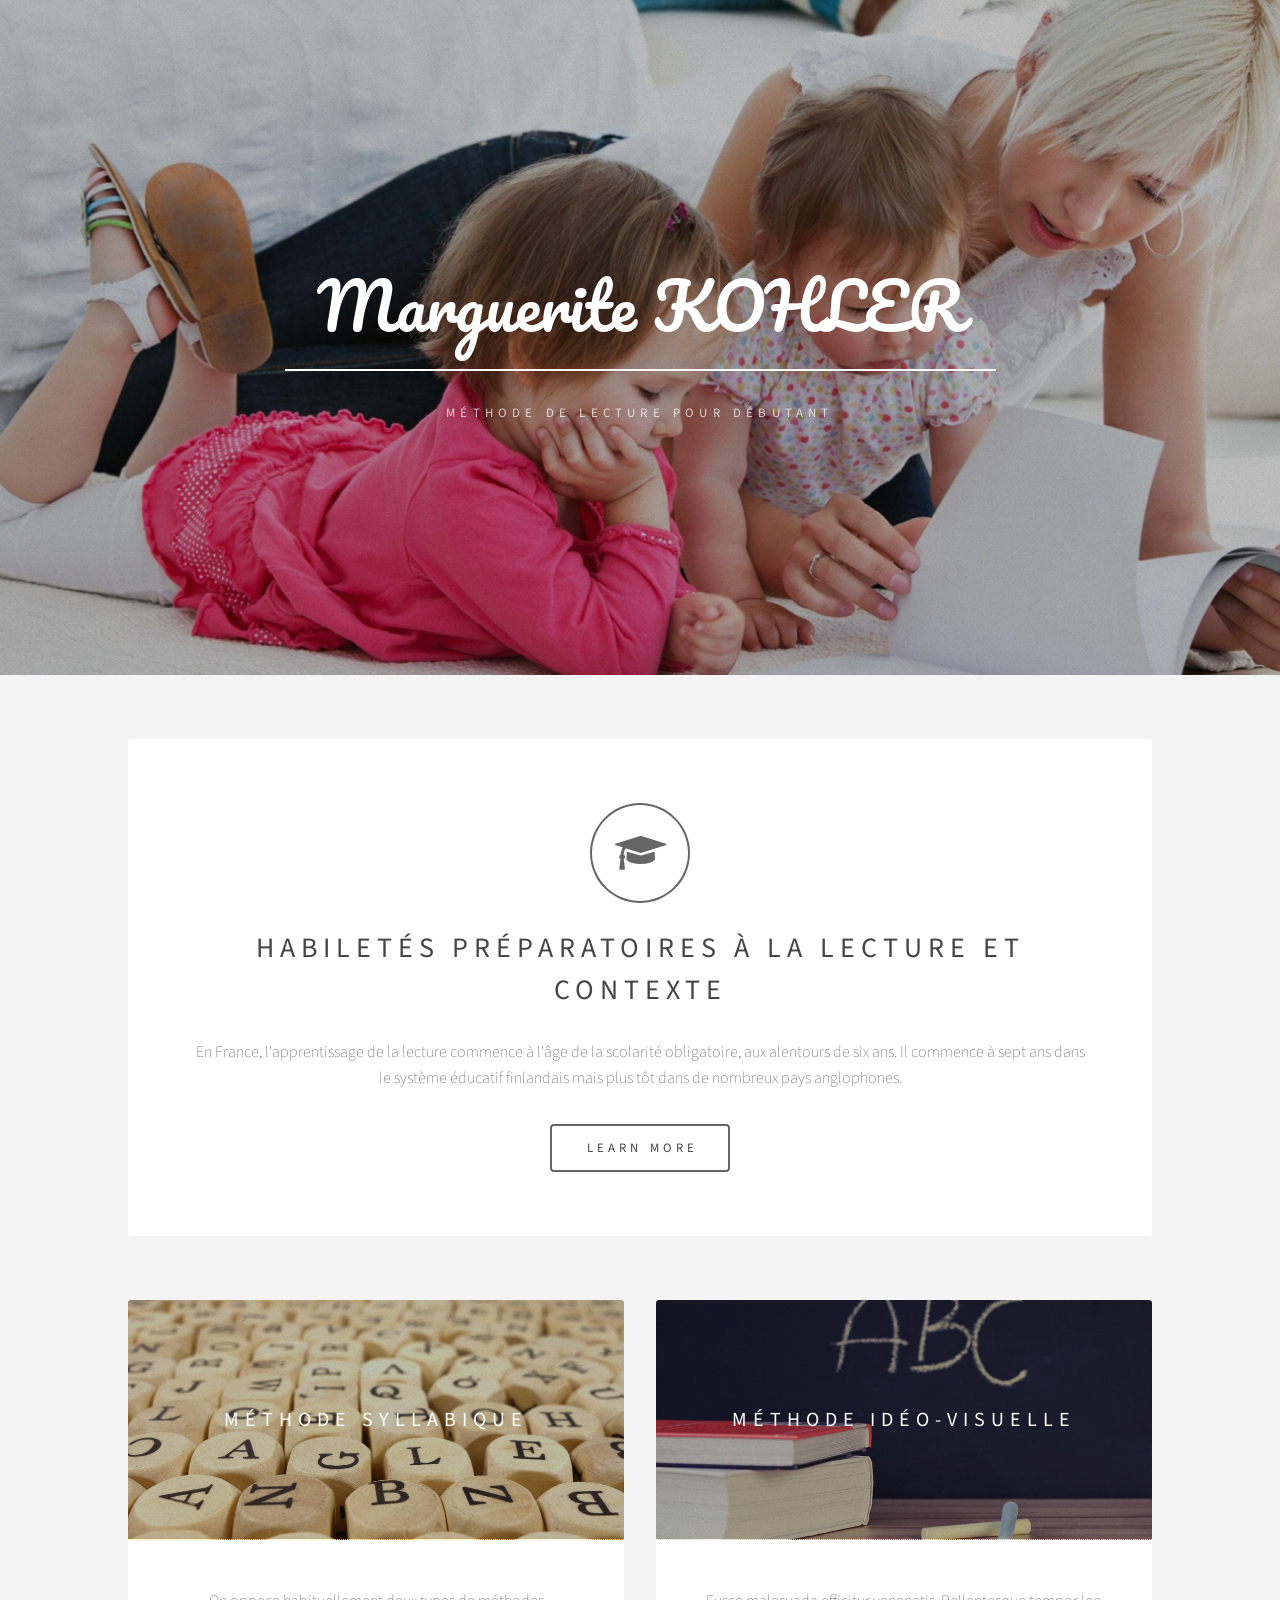
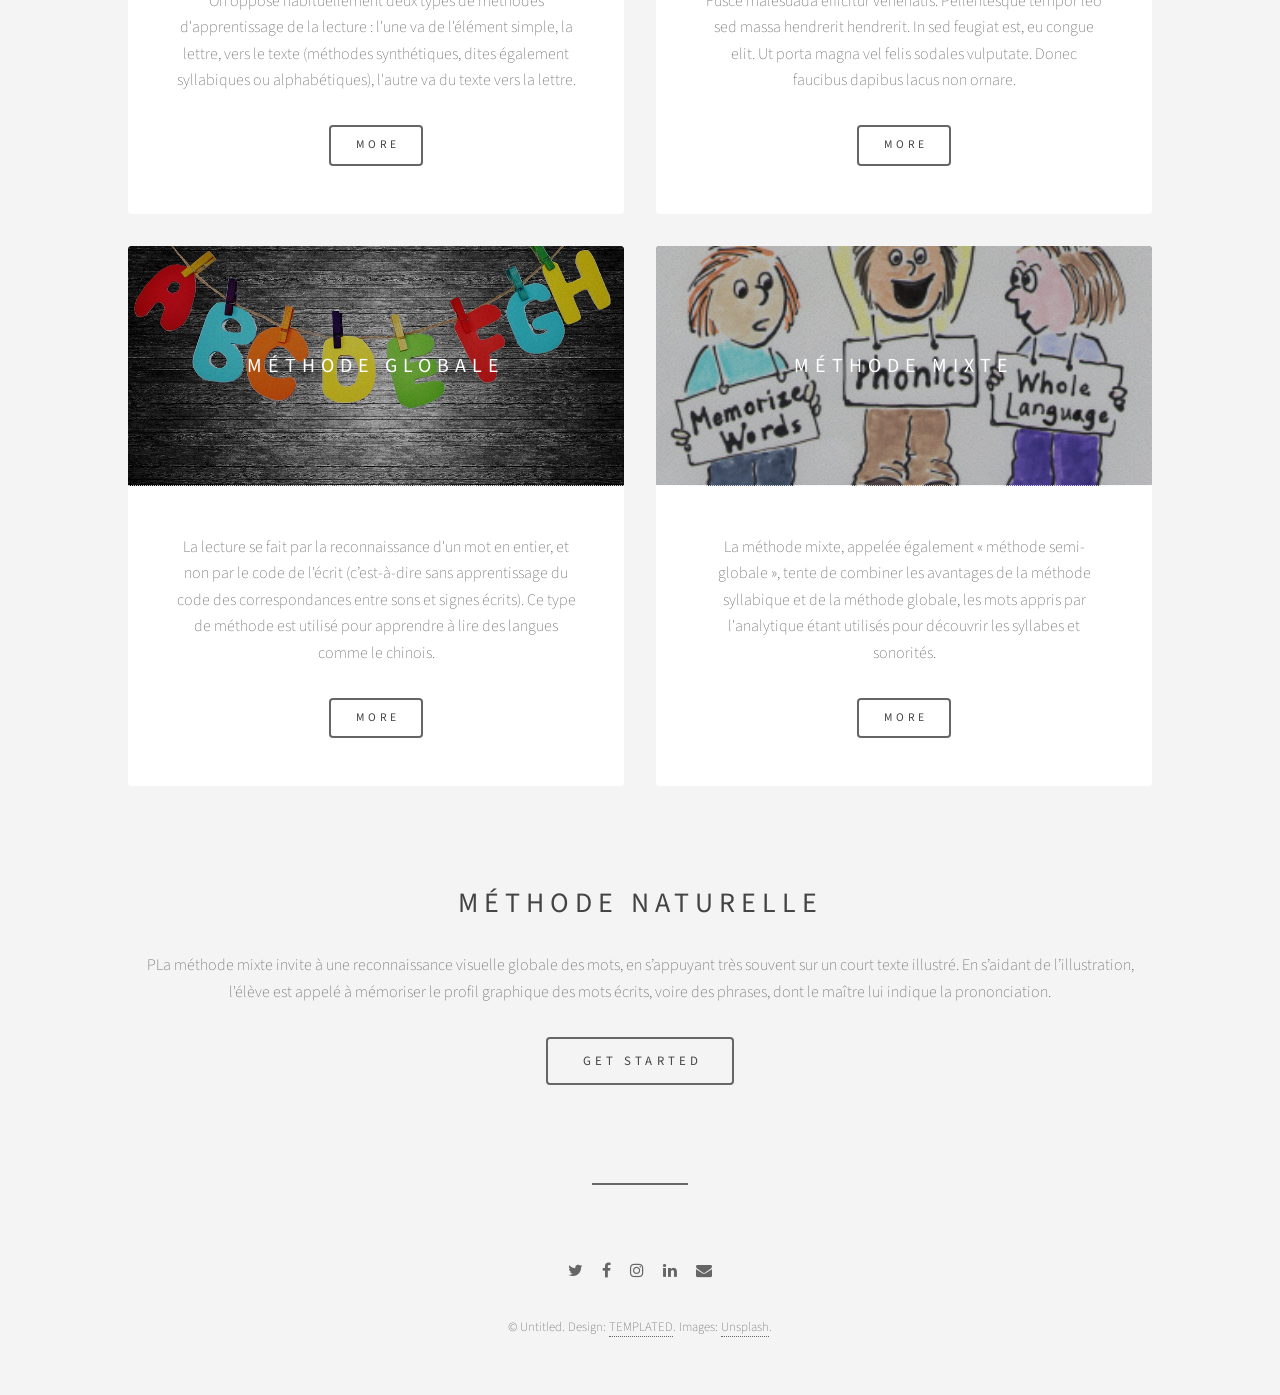
<file: templates/epilogue/index.html>
<!DOCTYPE HTML>
<!--
	Epilogue by TEMPLATED
	templated.co @templatedco
	Released for free under the Creative Commons Attribution 3.0 license (templated.co/license)
-->
<html>
	<head>
		<title>Epilogue by TEMPLATED</title>
		<meta charset="utf-8" />
		<meta name="viewport" content="width=device-width, initial-scale=1" />
		<link rel="stylesheet" href="assets/css/main.css" />
	</head>
	<body>

		<!-- Header -->
			<header id="header" class="alt">
				<div class="inner">
					<h1>Marguerite KOHLER</h1>
					<p>Méthode de lecture pour débutant</a></p>
				</div>
			</header>

		<!-- Wrapper -->
			<div id="wrapper">

				<!-- Banner -->
					<section id="intro" class="main">
						<!-- <span class="icon fa-diamond major"></span> -->
						<span class="icon fa-graduation-cap major"></span>
						<h2>Habiletés préparatoires à la lecture et contexte</h2>
						<p>En France, l'apprentissage de la lecture commence à l'âge de la scolarité obligatoire, aux alentours de six ans. Il commence à sept ans dans le système éducatif finlandais mais plus tôt dans de nombreux pays anglophones.</p>
						<ul class="actions">
							<li><a href="#" class="button big">Learn More</a></li>
						</ul>
					</section>

				<!-- Items -->
					<section class="main items">
						<article class="item">
							<header>
								<a href="#"><img src="../images/wood-cube-473703_1920.jpg" alt="" /></a>
								<h3>Méthode syllabique</h3>
							</header>
							<p>On oppose habituellement deux types de méthodes d'apprentissage de la lecture : l'une va de l'élément simple, la lettre, vers le texte (méthodes synthétiques, dites également syllabiques ou alphabétiques), l'autre va du texte vers la lettre.</p>
							<ul class="actions">
								<li><a href="#" class="button">More</a></li>
							</ul>
						</article>
						<article class="item">
							<header>
								<a href="#"><img src="../images/school-926213_960_720.jpg" alt="" /></a>
								<h3>Méthode idéo-visuelle</h3>
							</header>
							<p>Fusce malesuada efficitur venenatis. Pellentesque tempor leo sed massa hendrerit hendrerit. In sed feugiat est, eu congue elit. Ut porta magna vel felis sodales vulputate. Donec faucibus dapibus lacus non ornare.</p>
							<ul class="actions">
								<li><a href="#" class="button">More</a></li>
							</ul>
						</article>
						<article class="item">
							<header>
								<a href="#"><img src="../images/alphabet-1015947_960_720.jpg" alt="" /></a>
								<h3>Méthode globale</h3>
							</header>
							<p>La lecture se fait par la reconnaissance d'un mot en entier, et non par le code de l'écrit (c’est-à-dire sans apprentissage du code des correspondances entre sons et signes écrits). Ce type de méthode est utilisé pour apprendre à lire des langues comme le chinois.</p>
							<ul class="actions">
								<li><a href="#" class="button">More</a></li>
							</ul>
						</article>
						<article class="item">
							<header>
								<a href="#"><img src="../images/6EfZT336f62EI5U2.jpg" alt="" /></a>
								<h3>Méthode mixte</h3>
							</header>
							<p>La méthode mixte, appelée également « méthode semi-globale », tente de combiner les avantages de la méthode syllabique et de la méthode globale, les mots appris par l'analytique étant utilisés pour découvrir les syllabes et sonorités.</p>
							<ul class="actions">
								<li><a href="#" class="button">More</a></li>
							</ul>
						</article>
					</section>

				<!-- CTA -->
					<section id="cta" class="main special">
						<h2>Méthode naturelle</h2>
						<p>PLa méthode mixte invite à une reconnaissance visuelle globale des mots, en s’appuyant très souvent sur un court texte illustré. En s’aidant de l’illustration, l'élève est appelé à mémoriser le profil graphique des mots écrits, voire des phrases, dont le maître lui indique la prononciation.</p>
						<ul class="actions">
							<li><a href="#" class="button big">Get Started</a></li>
						</ul>
					</section>

				<!-- Main -->
				<!--
					<section id="main" class="main">
						<header>
							<h2>Lorem ipsum dolor</h2>
						</header>
						<p>Fusce malesuada efficitur venenatis. Pellentesque tempor leo sed massa hendrerit hendrerit. In sed feugiat est, eu congue elit. Ut porta magna vel felis sodales vulputate. Donec faucibus dapibus lacus non ornare. Etiam eget neque id metus gravida tristique ac quis erat. Aenean quis aliquet sem. Ut ut elementum sem. Suspendisse eleifend ut est non dapibus. Nulla porta, neque quis pretium sagittis, tortor lacus elementum metus, in imperdiet ante lorem vitae ipsum. Pellentesque habitant morbi tristique senectus et netus et malesuada fames ac turpis egestas. Etiam eget neque id metus gravida tristique ac quis erat. Aenean quis aliquet sem. Ut ut elementum sem. Suspendisse eleifend ut est non dapibus. Nulla porta, neque quis pretium sagittis, tortor lacus elementum metus, in imperdiet ante lorem vitae ipsum. Pellentesque habitant morbi tristique senectus et netus et malesuada fames ac turpis egestas.</p>
					</section>
				-->

				<!-- Footer -->
					<footer id="footer">
						<ul class="icons">
							<li><a href="#" class="icon fa-twitter"><span class="label">Twitter</span></a></li>
							<li><a href="#" class="icon fa-facebook"><span class="label">Facebook</span></a></li>
							<li><a href="#" class="icon fa-instagram"><span class="label">Instagram</span></a></li>
							<li><a href="#" class="icon fa-linkedin"><span class="label">LinkedIn</span></a></li>
							<li><a href="#" class="icon fa-envelope"><span class="label">Email</span></a></li>
						</ul>
						<p class="copyright">&copy; Untitled. Design: <a href="https://templated.co">TEMPLATED</a>. Images: <a href="https://unsplash.com">Unsplash</a>.</p>
					</footer>

			</div>

		<!-- Scripts -->
			<script src="assets/js/jquery.min.js"></script>
			<script src="assets/js/skel.min.js"></script>
			<script src="assets/js/util.js"></script>
			<script src="assets/js/main.js"></script>

	</body>
</html>
</file>
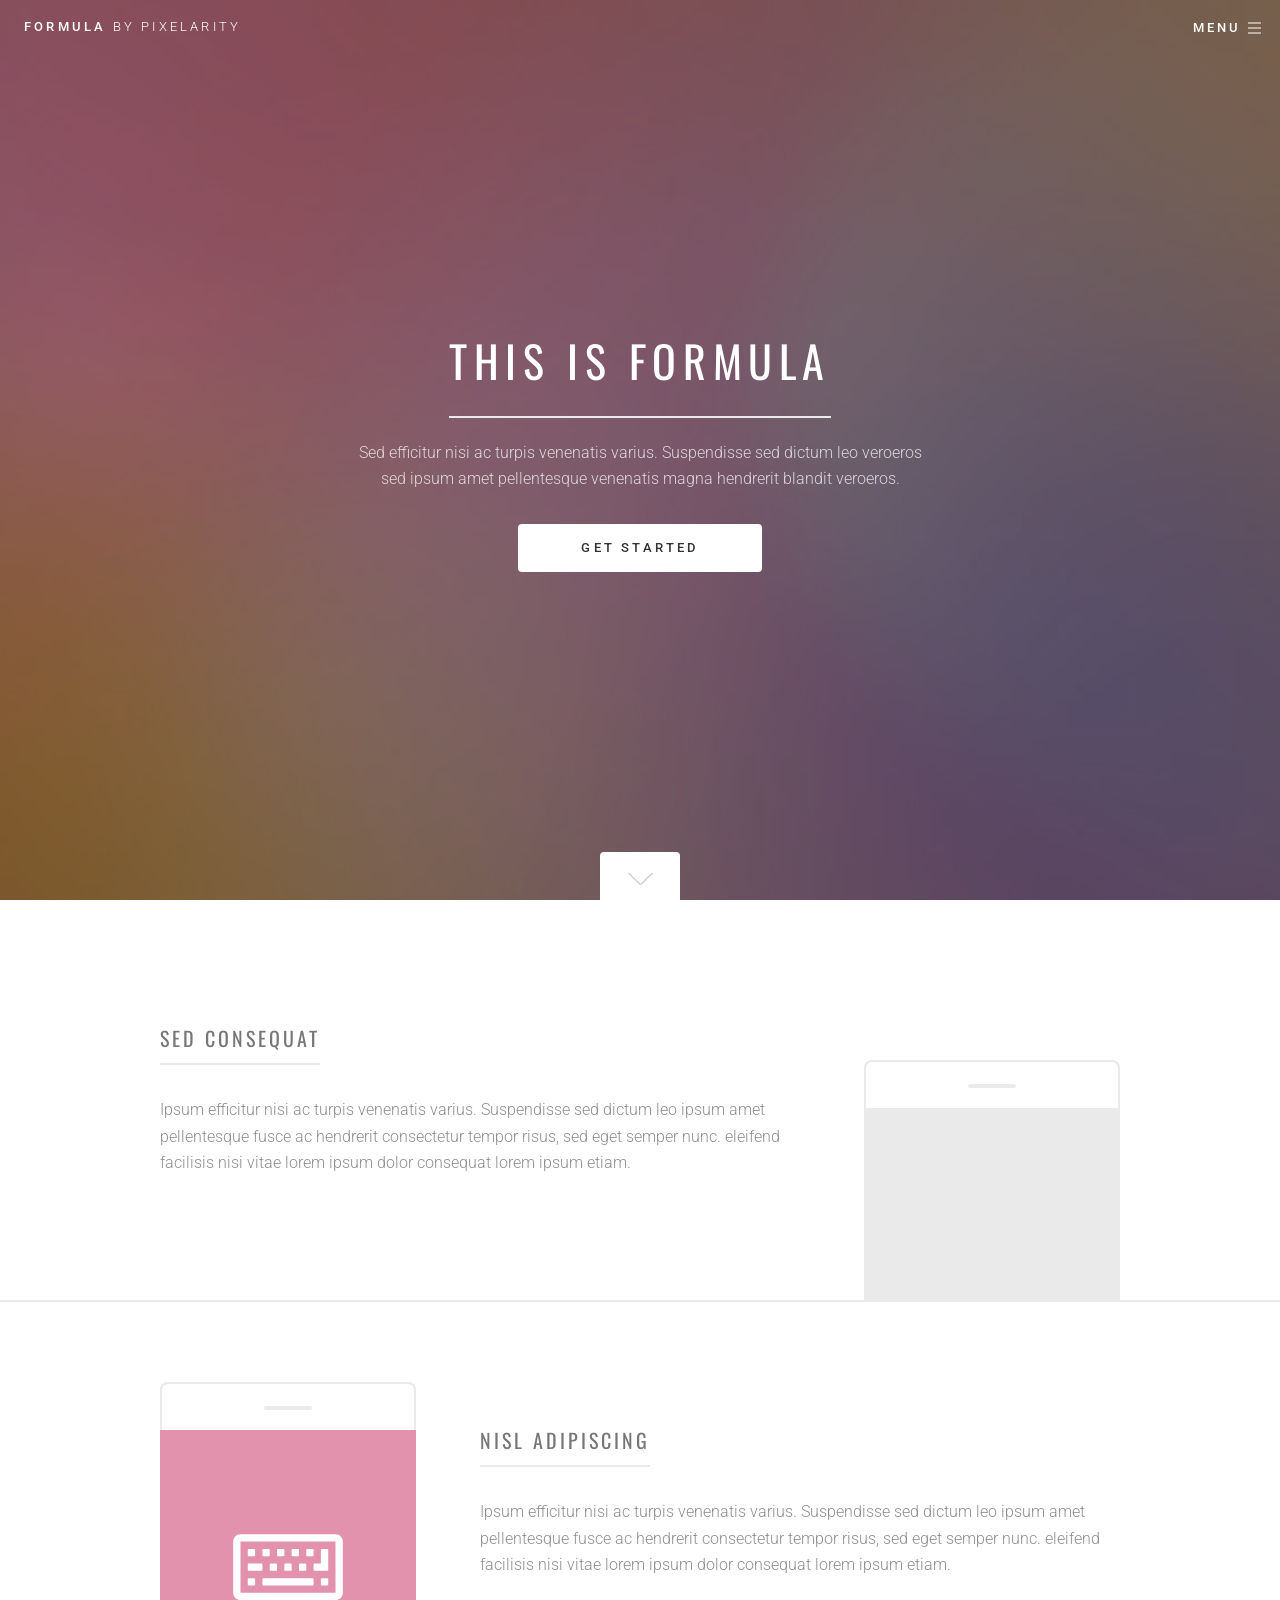
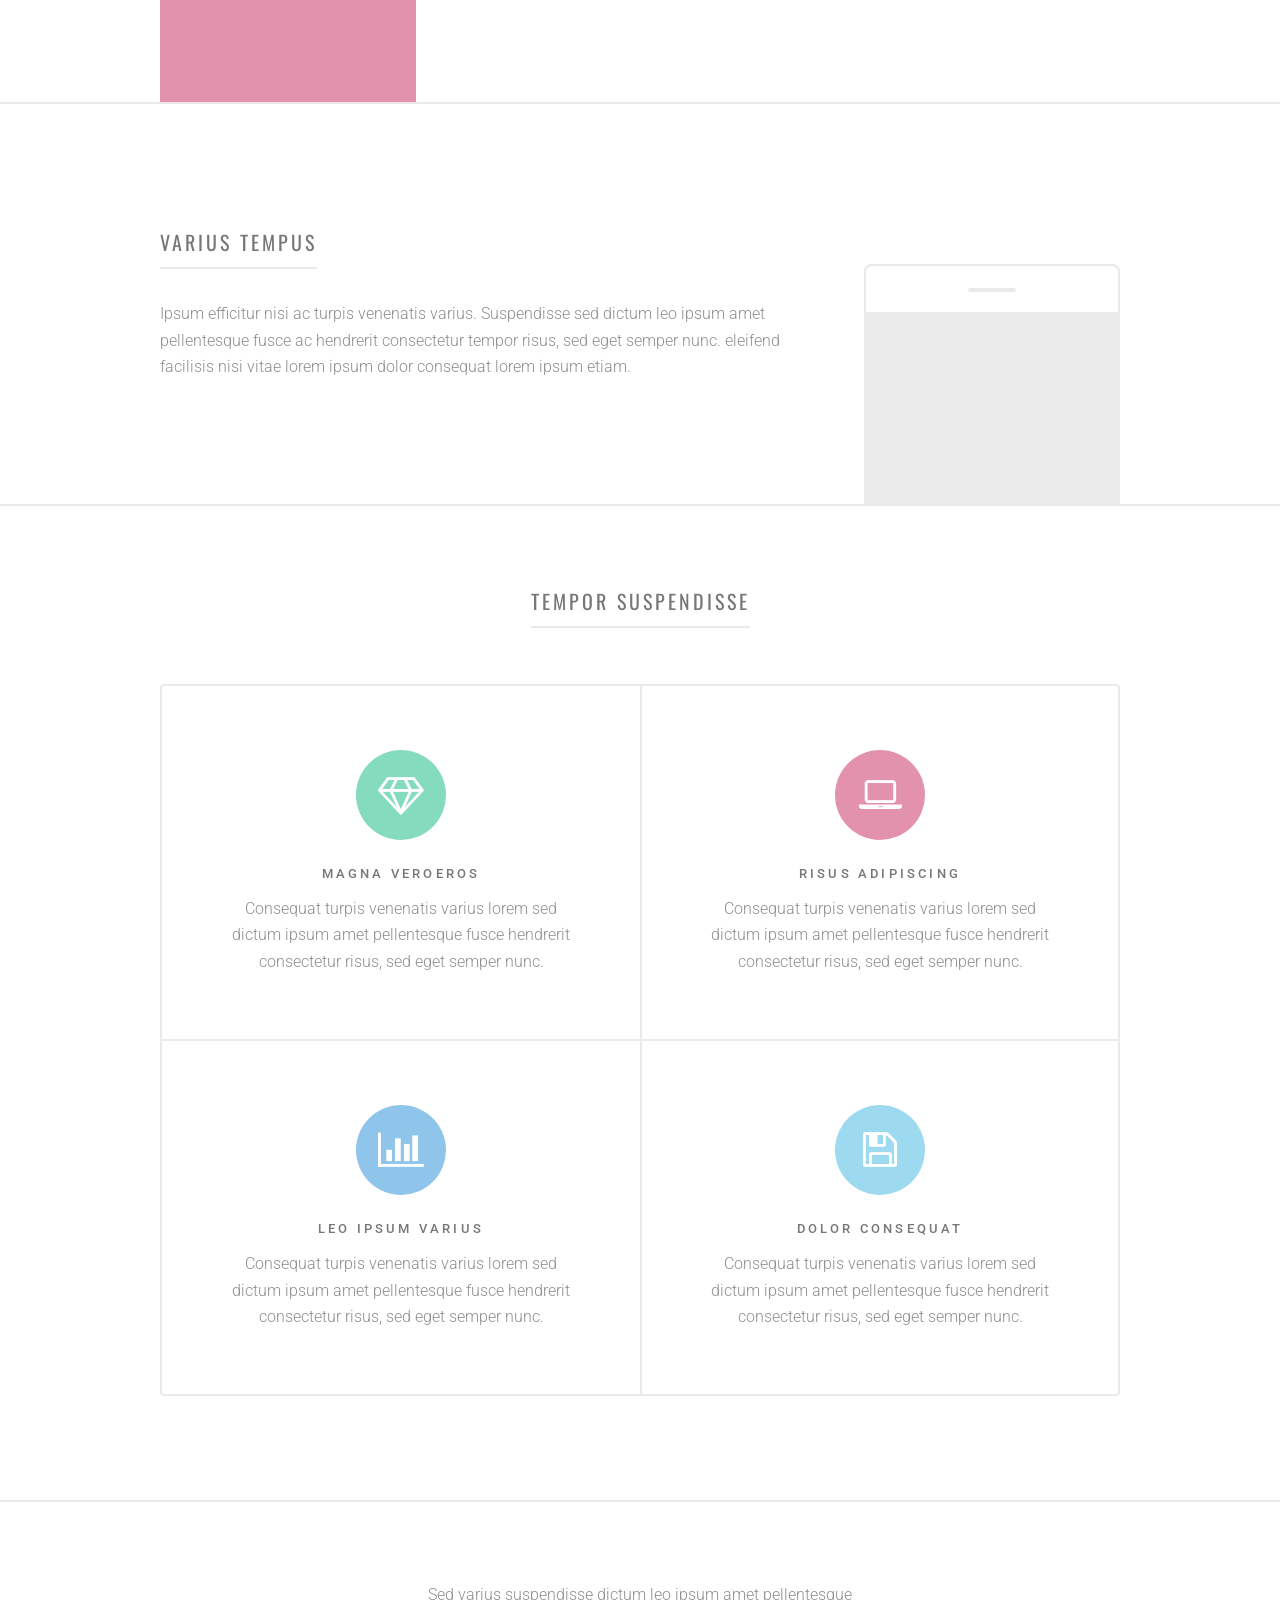
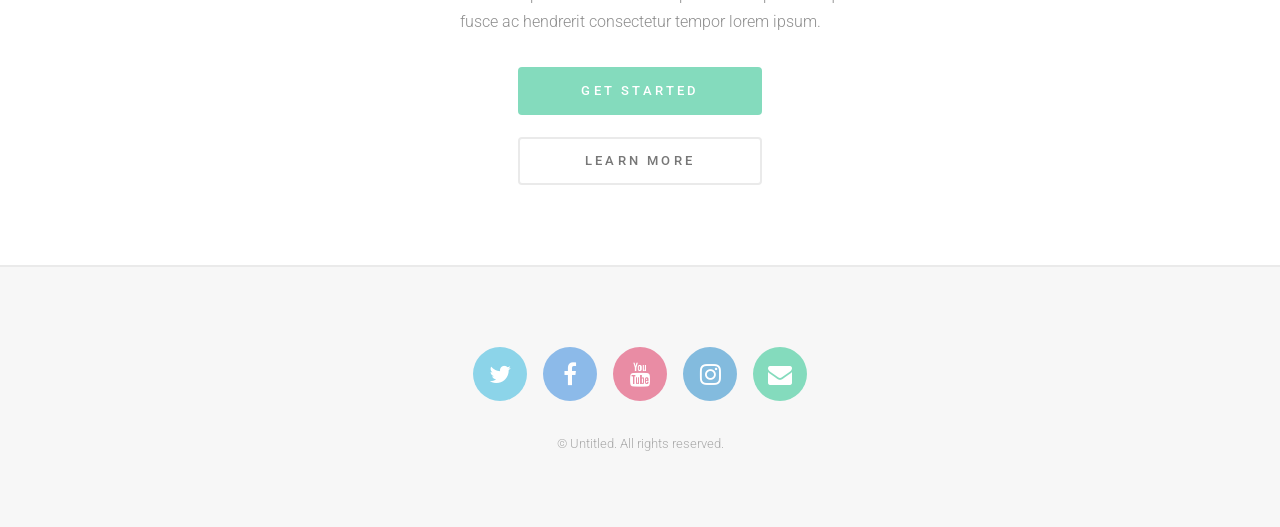
<file: templates/formula/green/index.html>
<!DOCTYPE HTML>
<!--
	Formula by Pixelarity
	pixelarity.com | hello@pixelarity.com
	License: pixelarity.com/license
-->
<html>
	<head>
		<title>Untitled</title>
		<meta charset="utf-8" />
		<meta name="viewport" content="width=device-width, initial-scale=1" />
		<!--[if lte IE 8]><script src="assets/js/ie/html5shiv.js"></script><![endif]-->
		<link rel="stylesheet" href="assets/css/main.css" />
		<!--[if lte IE 9]><link rel="stylesheet" href="assets/css/ie9.css" /><![endif]-->
		<!--[if lte IE 8]><link rel="stylesheet" href="assets/css/ie8.css" /><![endif]-->
	</head>
	<body>

		<!-- Page Wrapper -->
			<div id="page-wrapper">

				<!-- Header -->
					<header id="header">
						<a href="index.html" class="logo">Formula <span>by Pixelarity</span></a>
						<nav>
							<ul>
								<li><a href="#menu">Menu</a></li>
							</ul>
						</nav>
					</header>

				<!-- Menu -->
					<nav id="menu">
						<ul class="links">
							<li><a href="index.html">Home</a></li>
							<li><a href="generic.html">Generic</a></li>
							<li><a href="elements.html">Elements</a></li>
						</ul>
						<ul class="actions vertical">
							<li><a href="#" class="button special fit">Sign Up</a></li>
							<li><a href="#" class="button fit">Log In</a></li>
						</ul>
					</nav>

				<!-- Banner -->
				<!--
					Note: If you'd like to use a video as your banner background, set the "data-video" attribute below
					to the full filename of your video, but *exclude* the file extension. The template will automatically
					generate a multi-format* <video> tag on platforms that support background videos, and simply skip the
					step on those that don't (falling back on whatever you've set as the background image).

					* Your video must be offered in both .mp4 and .webm formats to work everywhere.
				-->
					<section id="banner" data-video="images/banner">
						<div class="inner">
							<header>
								<h1>This is Formula</h1>
								<p>Sed efficitur nisi ac turpis venenatis varius. Suspendisse sed dictum leo veroeros<br />
								sed ipsum amet pellentesque venenatis magna hendrerit blandit veroeros.</p>
							</header>
							<ul class="actions">
								<li><a href="#" class="button special big">Get Started</a></li>
							</ul>
						</div>
						<a href="#one" class="more">Learn More</a>
					</section>

				<!-- Wrapper -->
					<div id="wrapper">

						<!-- One -->
							<section id="one" class="main">
								<div class="inner spotlight style1">
									<div class="content">
										<header>
											<h2>Sed Consequat</h2>
										</header>
										<p>Ipsum efficitur nisi ac turpis venenatis varius. Suspendisse sed dictum leo ipsum amet pellentesque fusce ac hendrerit consectetur tempor risus, sed eget semper nunc. eleifend facilisis nisi vitae lorem ipsum dolor consequat lorem ipsum etiam.</p>
									</div>
									<!--
										Note: You can replace the image below with a JPEG or PNG. Just make sure it's exactly
										320x340 or at least the same aspect ratio (16:17).
									-->
									<span class="image"><img src="images/pic01.svg" alt="" /></span>
								</div>
							</section>

						<!-- Two -->
							<section id="two" class="main">
								<div class="inner spotlight alt style2">
									<div class="content">
										<header>
											<h2>Nisl Adipiscing</h2>
										</header>
										<p>Ipsum efficitur nisi ac turpis venenatis varius. Suspendisse sed dictum leo ipsum amet pellentesque fusce ac hendrerit consectetur tempor risus, sed eget semper nunc. eleifend facilisis nisi vitae lorem ipsum dolor consequat lorem ipsum etiam.</p>
									</div>
									<!--
										Note: You can replace the image below with a JPEG or PNG. Just make sure it's exactly
										320x340 or at least the same aspect ratio (16:17).
									-->
									<span class="image"><img src="images/pic02.svg" alt="" /></span>
								</div>
							</section>

						<!-- Three -->
							<section id="three" class="main">
								<div class="inner spotlight style3">
									<div class="content">
										<header>
											<h2>Varius Tempus</h2>
										</header>
										<p>Ipsum efficitur nisi ac turpis venenatis varius. Suspendisse sed dictum leo ipsum amet pellentesque fusce ac hendrerit consectetur tempor risus, sed eget semper nunc. eleifend facilisis nisi vitae lorem ipsum dolor consequat lorem ipsum etiam.</p>
									</div>
									<!--
										Note: You can replace the image below with a JPEG or PNG. Just make sure it's exactly
										320x340 or at least the same aspect ratio (16:17).
									-->
									<span class="image"><img src="images/pic03.svg" alt="" /></span>
								</div>
							</section>

						<!-- Four -->
							<section id="four" class="main special">
								<div class="inner">
									<header>
										<h2>Tempor Suspendisse</h2>
									</header>
									<div class="features">
										<section>
											<span class="icon major fa-diamond style1"></span>
											<h3>Magna Veroeros</h3>
											<p>Consequat turpis venenatis varius lorem sed dictum ipsum amet pellentesque fusce hendrerit consectetur risus, sed eget semper nunc.</p>
										</section>
										<section>
											<span class="icon major fa-laptop style2"></span>
											<h3>Risus Adipiscing</h3>
											<p>Consequat turpis venenatis varius lorem sed dictum ipsum amet pellentesque fusce hendrerit consectetur risus, sed eget semper nunc.</p>
										</section>
										<section>
											<span class="icon major fa-bar-chart style3"></span>
											<h3>Leo Ipsum Varius</h3>
											<p>Consequat turpis venenatis varius lorem sed dictum ipsum amet pellentesque fusce hendrerit consectetur risus, sed eget semper nunc.</p>
										</section>
										<section>
											<span class="icon major fa-save style4"></span>
											<h3>Dolor Consequat</h3>
											<p>Consequat turpis venenatis varius lorem sed dictum ipsum amet pellentesque fusce hendrerit consectetur risus, sed eget semper nunc.</p>
										</section>
									</div>
								</div>
							</section>

						<!-- CTA -->
							<section id="cta" class="main special">
								<div class="inner">
									<p>Sed varius suspendisse dictum leo ipsum amet pellentesque<br />
									fusce ac hendrerit consectetur tempor lorem ipsum.</p>
									<ul class="actions vertical">
										<li><a href="#" class="button special big">Get Started</a></li>
										<li><a href="#" class="button big">Learn More</a></li>
									</ul>
								</div>
							</section>

					</div>

				<!-- Footer -->
					<footer id="footer">
						<div class="inner">
							<ul class="icons">
								<li><a href="#" class="icon alt fa-twitter"><span class="label">Twitter</span></a></li>
								<li><a href="#" class="icon alt fa-facebook"><span class="label">Facebook</span></a></li>
								<li><a href="#" class="icon alt fa-youtube"><span class="label">YouTube</span></a></li>
								<li><a href="#" class="icon alt fa-instagram"><span class="label">Instagram</span></a></li>
								<li><a href="#" class="icon alt fa-envelope"><span class="label">Email</span></a></li>
							</ul>
						</div>
						<p class="copyright">&copy; Untitled. All rights reserved.</p>
					</footer>

			</div>

		<!-- Scripts -->
			<script src="assets/js/jquery.min.js"></script>
			<script src="assets/js/jquery.scrolly.min.js"></script>
			<script src="assets/js/jquery.scrollex.min.js"></script>
			<script src="assets/js/skel.min.js"></script>
			<script src="assets/js/util.js"></script>
			<!--[if lte IE 8]><script src="assets/js/ie/respond.min.js"></script><![endif]-->
			<script src="assets/js/main.js"></script>

	</body>
</html>
</file>
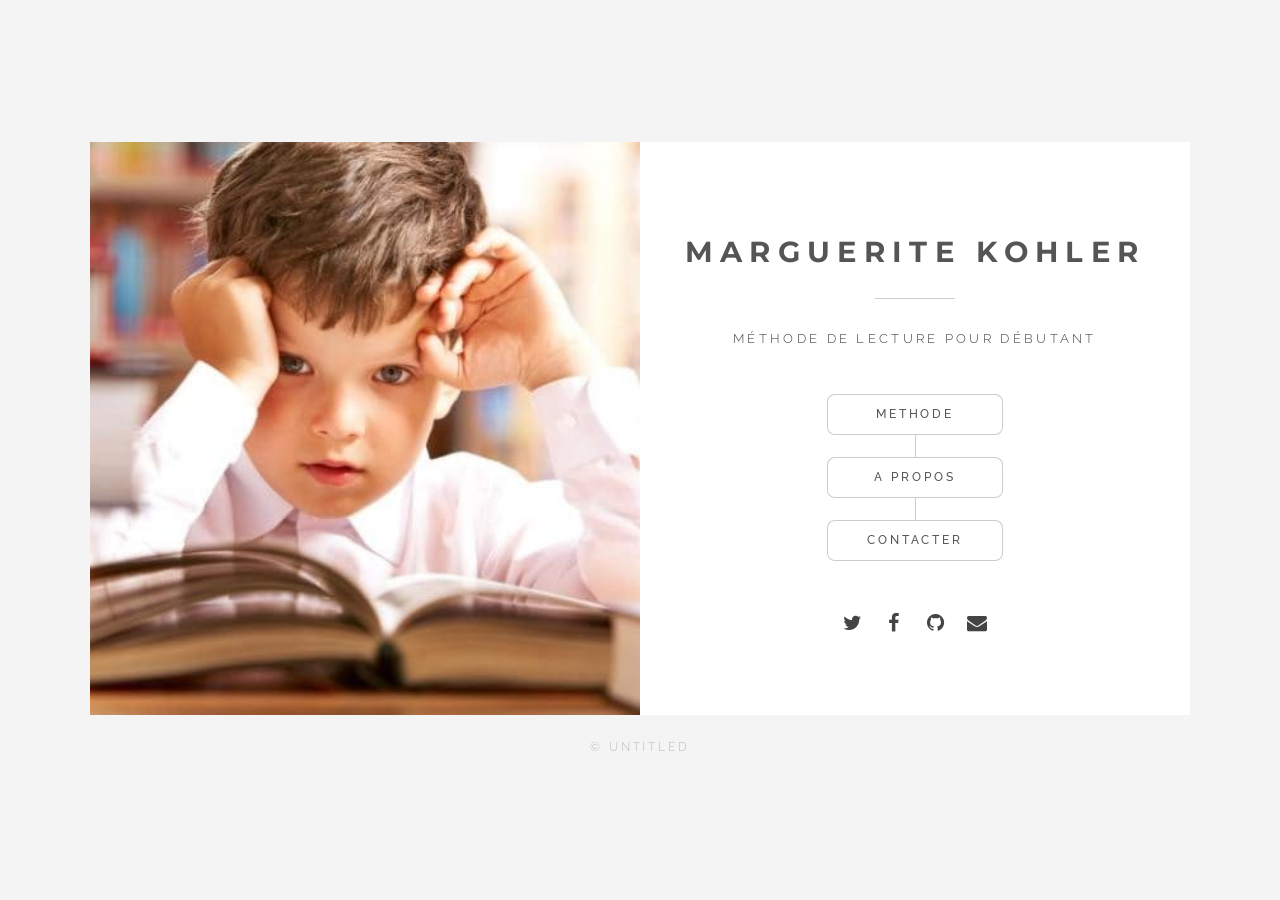
<file: templates/indivisible/cyan/index.html>
<!DOCTYPE HTML>
<!--
	Indivisible by Pixelarity
	pixelarity.com | hello@pixelarity.com
	License: pixelarity.com/license
-->
<html>
	<head>
		<title>Untitled</title>
		<meta charset="utf-8" />
		<meta name="viewport" content="width=device-width, initial-scale=1, user-scalable=no" />
		<!--[if lte IE 8]><script src="assets/js/ie/html5shiv.js"></script><![endif]-->
		<link rel="stylesheet" href="assets/css/main.css" />
		<noscript><link rel="stylesheet" href="assets/css/noscript.css" /></noscript>
		<!--[if lte IE 9]><link rel="stylesheet" href="assets/css/ie9.css" /><![endif]-->
		<!--[if lte IE 8]><link rel="stylesheet" href="assets/css/ie8.css" /><![endif]-->
	</head>
	<body class="is-loading-0 is-loading-1">

		<!-- Wrapper -->
			<div id="wrapper">

				<!-- Home -->
					<article id="home" class="panel special">
						<div class="image">
							<!-- <img src="images/pic01.jpg" alt="" data-position="center center" /> -->
							<img src="../../images/6EfZT336f62EI5U.jpg" alt="" data-position="center center" />
						</div>
						<div class="content">
							<div class="inner">
								<header>
									<h1>Marguerite KOHLER</h1>
									<p>Méthode de lecture pour débutant</p>
								</header>
								<nav id="nav">
									<ul class="actions vertical special spinY">
										<li><a href="#work" class="button">Methode</a></li>
										<li><a href="#about" class="button">A propos</a></li>
										<li><a href="#contact" class="button">Contacter</a></li>
										<!--<li><a href="#elements" class="button">Elements</a></li>-->
									</ul>
								</nav>
								<ul class="icons">
									<li><a href="#" class="icon fa-twitter"><span class="label">Twitter</span></a></li>
									<li><a href="#" class="icon fa-facebook"><span class="label">Facebook</span></a></li>
									<li><a href="#" class="icon fa-github"><span class="label">GitHub</span></a></li>
									<li><a href="#" class="icon fa-envelope"><span class="label">Email</span></a></li>
								</ul>
							</div>
						</div>
					</article>

				<!-- Work -->
					<article id="work" class="panel secondary">
						<div class="image">
							<img src="../../images/image-20160315-17748-1gvmrlz.jpg" alt="" data-position="center center" />
						</div>
						<div class="content">
							<ul class="actions spinX">
								<li><a href="#home" class="button small back">Retour</a></li>
							</ul>
							<div class="inner">
								<header>
									<h2>Méthodes</h2>
									<p>En France, l'apprentissage de la lecture commence à l'âge de la scolarité obligatoire aux alentours de six ans.</p>
								</header>
								<p>Il commence à sept ans dans le système éducatif finlandais mais plus tôt dans de nombreux pays anglophones. L'apprentissage de la lecture est plus long dans les pays dont les règles de correspondances grapho-phonologiques sont complexe et l'orthographe peu transparente (c'est le cas du français et de l'anglais).</p>
								<p>que dans des langues aux correspondances grapho-phonologiques simples et à l'orthographe transparente, comme le Finlandais ou l'Espagnol 1. Ceci pourrait expliquer que l'apprentissage de la lecture prenne place plus tard dans un pays comme la Finlande.</p>
							</div>
						</div>
					</article>

				<!-- About -->
					<article id="about" class="panel secondary">
						<div class="image">
							<img src="../../images/wood-cube-473703_1920.jpg" alt="" data-position="center center" />
						</div>
						<div class="content">
							<ul class="actions spinX">
								<li><a href="#home" class="button small back">Retour</a></li>
							</ul>
							<div class="inner">
								<header>
									<h2>A propos</h2>
									<p>On oppose habituellement deux types de méthodes d'apprentissage de la lecture : l'une va de l'élément simple, la lettre, vers le texte.</p>
								</header>
								<p>La méthode syllabique, également appelée « méthode synthétique », repose sur les propriétés phonétiques de notre alphabet. La méthode dite "syllabique" pourrait être nommée "alphabétique" puisque la base est la lettre ou le graphème (non la syllabe).</p>
								<p> Déjà pratiquée dans la Grèce antique, elle consiste à partir des éléments les plus simples : les lettres et les sons. Une fois que ceux-ci sont maîtrisés, l'enfant apprend à les composer en syllabes puis en mots. La méthode syllabique à entrée alphabétique part de la reconnaissance des lettres.</p>
							</div>
						</div>
					</article>

				<!-- Contact -->
					<article id="contact" class="panel secondary">
						<div class="image">
							<img src="../../images/learning-164331_960_720.jpg" alt="" data-position="bottom center" />
						</div>
						<div class="content">
							<ul class="actions spinX">
								<li><a href="#home" class="button small back">Retour</a></li>
							</ul>
							<div class="inner">
								<header>
									<h2>Contacter</h2>
								</header>
								<form method="post" action="#">
									<div class="field half first">
										<label for="name">Name</label>
										<input type="text" name="name" id="name" />
									</div>
									<div class="field half">
										<label for="email">Email</label>
										<input type="text" name="email" id="email" />
									</div>
									<div class="field">
										<label for="message">Message</label>
										<textarea name="message" id="message" rows="5"></textarea>
									</div>
									<ul class="actions">
										<li><a href="" class="button submit">Envoyer Message</a></li>
									</ul>
								</form>
							</div>
						</div>
					</article>

				<!-- Elements -->
					<article id="elements" class="panel secondary">
						<div class="image">
							<img src="images/pic03.jpg" alt="" data-position="center center" />
						</div>
						<div class="content">
							<ul class="actions spinX">
								<li><a href="#home" class="button small back">Retour</a></li>
							</ul>
							<div class="inner">
								<header>
									<h2>Elements</h2>
								</header>

								<section>
									<h4>Text</h4>
									<p>This is <b>bold</b> and this is <strong>strong</strong>. This is <i>italic</i> and this is <em>emphasized</em>.
									This is <sup>superscript</sup> text and this is <sub>subscript</sub> text.
									This is <u>underlined</u> and this is code: <code>for (;;) { ... }</code>. Finally, <a href="#">this is a link</a>.</p>
									<hr />
									<h2>Heading Level 2</h2>
									<h3>Heading Level 3</h3>
									<h4>Heading Level 4</h4>
									<h5>Heading Level 5</h5>
									<h6>Heading Level 6</h6>
									<hr />
									<h5>Blockquote</h5>
									<blockquote>Fringilla nisl. Donec accumsan interdum nisi, quis tincidunt felis sagittis eget tempus euismod. Vestibulum ante ipsum primis in faucibus vestibulum. Blandit adipiscing eu felis iaculis volutpat ac adipiscing accumsan faucibus. Vestibulum ante ipsum primis in faucibus lorem ipsum dolor sit amet nullam adipiscing eu felis.</blockquote>
									<h5>Preformatted</h5>
									<pre><code>i = 0;

while (!deck.isInOrder()) {
    print 'Iteration ' + i;
    deck.shuffle();
    i++;
}

print 'It took ' + i + ' iterations to sort the deck.';</code></pre>
								</section>

								<section>
									<h4>Lists</h4>

									<h5>Unordered</h5>
									<ul>
										<li>Dolor pulvinar etiam.</li>
										<li>Sagittis adipiscing.</li>
										<li>Felis enim feugiat.</li>
									</ul>

									<h5>Alternate</h5>
									<ul class="alt">
										<li>Dolor pulvinar etiam.</li>
										<li>Sagittis adipiscing.</li>
										<li>Felis enim feugiat.</li>
									</ul>

									<h5>Ordered</h5>
									<ol>
										<li>Dolor pulvinar etiam.</li>
										<li>Etiam vel felis viverra.</li>
										<li>Felis enim feugiat.</li>
										<li>Dolor pulvinar etiam.</li>
										<li>Etiam vel felis lorem.</li>
										<li>Felis enim et feugiat.</li>
									</ol>
									<h5>Icons</h5>
									<ul class="icons">
										<li><a href="#" class="icon fa-twitter"><span class="label">Twitter</span></a></li>
										<li><a href="#" class="icon fa-facebook"><span class="label">Facebook</span></a></li>
										<li><a href="#" class="icon fa-instagram"><span class="label">Instagram</span></a></li>
										<li><a href="#" class="icon fa-github"><span class="label">Github</span></a></li>
									</ul>

									<h5>Actions</h5>
									<ul class="actions">
										<li><a href="#" class="button special">Default</a></li>
										<li><a href="#" class="button">Default</a></li>
									</ul>
									<ul class="actions vertical">
										<li><a href="#" class="button special">Default</a></li>
										<li><a href="#" class="button">Default</a></li>
									</ul>
								</section>

								<section>
									<h4>Table</h4>
									<h5>Default</h5>
									<div class="table-wrapper">
										<table>
											<thead>
												<tr>
													<th>Name</th>
													<th>Description</th>
													<th>Price</th>
												</tr>
											</thead>
											<tbody>
												<tr>
													<td>Item One</td>
													<td>Ante turpis integer aliquet porttitor.</td>
													<td>29.99</td>
												</tr>
												<tr>
													<td>Item Two</td>
													<td>Vis ac commodo adipiscing arcu aliquet.</td>
													<td>19.99</td>
												</tr>
												<tr>
													<td>Item Three</td>
													<td> Morbi faucibus arcu accumsan lorem.</td>
													<td>29.99</td>
												</tr>
												<tr>
													<td>Item Four</td>
													<td>Vitae integer tempus condimentum.</td>
													<td>19.99</td>
												</tr>
												<tr>
													<td>Item Five</td>
													<td>Ante turpis integer aliquet porttitor.</td>
													<td>29.99</td>
												</tr>
											</tbody>
											<tfoot>
												<tr>
													<td colspan="2"></td>
													<td>100.00</td>
												</tr>
											</tfoot>
										</table>
									</div>

									<h5>Alternate</h5>
									<div class="table-wrapper">
										<table class="alt">
											<thead>
												<tr>
													<th>Name</th>
													<th>Description</th>
													<th>Price</th>
												</tr>
											</thead>
											<tbody>
												<tr>
													<td>Item One</td>
													<td>Ante turpis integer aliquet porttitor.</td>
													<td>29.99</td>
												</tr>
												<tr>
													<td>Item Two</td>
													<td>Vis ac commodo adipiscing arcu aliquet.</td>
													<td>19.99</td>
												</tr>
												<tr>
													<td>Item Three</td>
													<td> Morbi faucibus arcu accumsan lorem.</td>
													<td>29.99</td>
												</tr>
												<tr>
													<td>Item Four</td>
													<td>Vitae integer tempus condimentum.</td>
													<td>19.99</td>
												</tr>
												<tr>
													<td>Item Five</td>
													<td>Ante turpis integer aliquet porttitor.</td>
													<td>29.99</td>
												</tr>
											</tbody>
											<tfoot>
												<tr>
													<td colspan="2"></td>
													<td>100.00</td>
												</tr>
											</tfoot>
										</table>
									</div>
								</section>

								<section>
									<h4>Buttons</h4>
									<ul class="actions">
										<li><a href="#" class="button special">Special</a></li>
										<li><a href="#" class="button">Default</a></li>
									</ul>
									<ul class="actions">
										<li><a href="#" class="button">Default</a></li>
										<li><a href="#" class="button small">Small</a></li>
									</ul>
									<ul class="actions">
										<li><a href="#" class="button special icon fa-download">Icon</a></li>
										<li><a href="#" class="button icon fa-download">Icon</a></li>
									</ul>
									<ul class="actions">
										<li><span class="button special disabled">Disabled</span></li>
										<li><span class="button disabled">Disabled</span></li>
									</ul>
								</section>

								<section>
									<h4>Form</h4>
									<form method="post" action="#">
										<div class="field half first">
											<label for="demo-name">Name</label>
											<input type="text" name="demo-name" id="demo-name" value="" placeholder="Jane Doe" />
										</div>
										<div class="field half">
											<label for="demo-email">Email</label>
											<input type="email" name="demo-email" id="demo-email" value="" placeholder="jane@untitled.tld" />
										</div>
										<div class="field">
											<label for="demo-category">Category</label>
											<div class="select-wrapper">
												<select name="demo-category" id="demo-category">
													<option value="">-</option>
													<option value="1">Manufacturing</option>
													<option value="1">Shipping</option>
													<option value="1">Administration</option>
													<option value="1">Human Resources</option>
												</select>
											</div>
										</div>
										<div class="field half first">
											<input type="radio" id="demo-priority-low" name="demo-priority" checked>
											<label for="demo-priority-low">Low</label>
										</div>
										<div class="field half">
											<input type="radio" id="demo-priority-high" name="demo-priority">
											<label for="demo-priority-high">High</label>
										</div>
										<div class="field half first">
											<input type="checkbox" id="demo-copy" name="demo-copy">
											<label for="demo-copy">Email me a copy</label>
										</div>
										<div class="field half">
											<input type="checkbox" id="demo-human" name="demo-human" checked>
											<label for="demo-human">Not a robot</label>
										</div>
										<div class="field">
											<label for="demo-message">Message</label>
											<textarea name="demo-message" id="demo-message" placeholder="Enter your message" rows="6"></textarea>
										</div>
										<ul class="actions">
											<li><input type="submit" value="Send Message" class="special" /></li>
											<li><input type="reset" value="Reset" /></li>
										</ul>
									</form>
								</section>

							</div>
						</div>
					</article>

				<!-- Footer -->
					<footer id="footer">
						<p class="copyright">&copy; Untitled</p>
					</footer>

			</div>

		<!-- Scripts -->
			<script src="assets/js/jquery.min.js"></script>
			<script src="assets/js/skel.min.js"></script>
			<script src="assets/js/util.js"></script>
			<!--[if lte IE 8]><script src="assets/js/ie/respond.min.js"></script><![endif]-->
			<script src="assets/js/main.js"></script>

	</body>
</html>
</file>
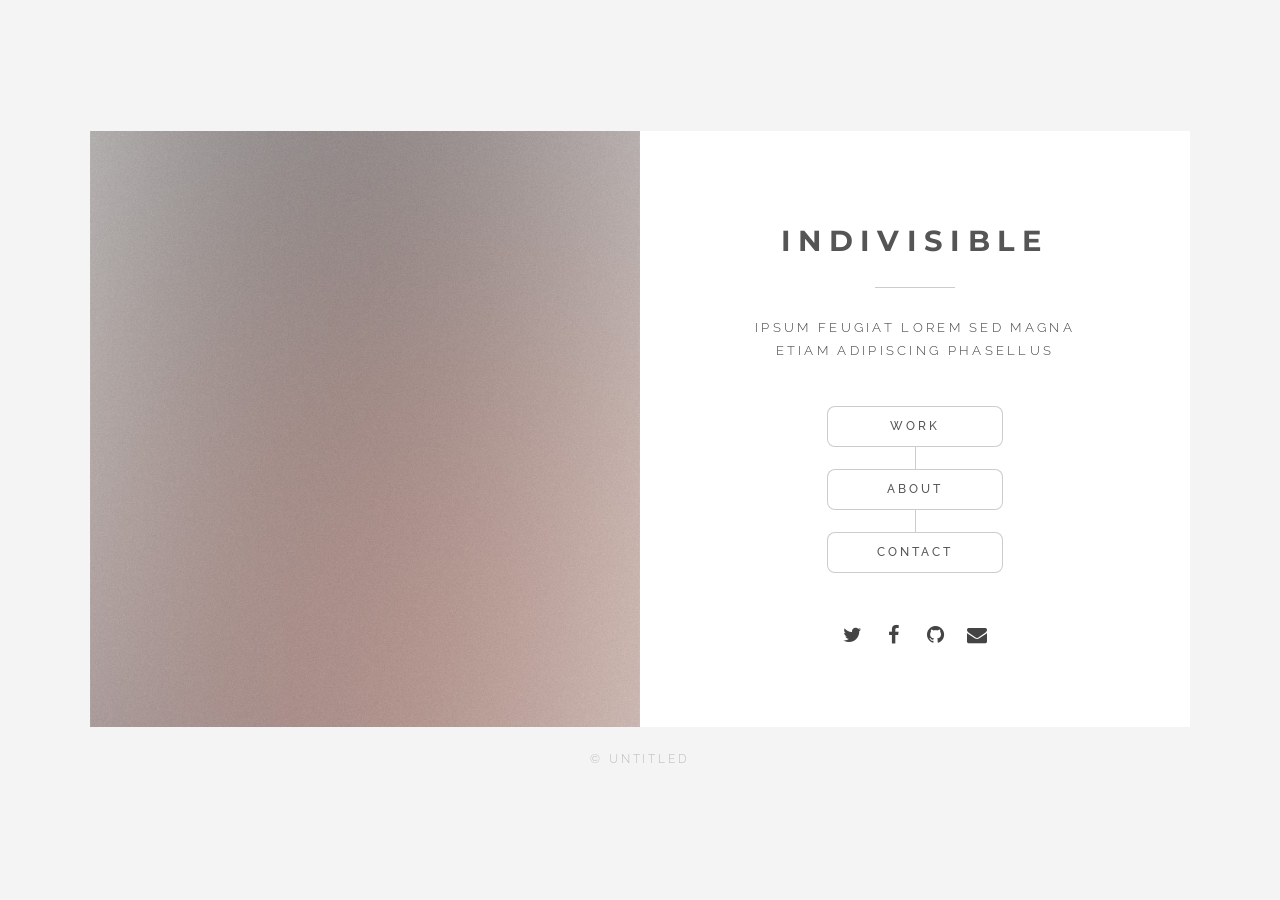
<file: templates/indivisible/green/index.html>
<!DOCTYPE HTML>
<!--
	Indivisible by Pixelarity
	pixelarity.com | hello@pixelarity.com
	License: pixelarity.com/license
-->
<html>
	<head>
		<title>Untitled</title>
		<meta charset="utf-8" />
		<meta name="viewport" content="width=device-width, initial-scale=1, user-scalable=no" />
		<!--[if lte IE 8]><script src="assets/js/ie/html5shiv.js"></script><![endif]-->
		<link rel="stylesheet" href="assets/css/main.css" />
		<noscript><link rel="stylesheet" href="assets/css/noscript.css" /></noscript>
		<!--[if lte IE 9]><link rel="stylesheet" href="assets/css/ie9.css" /><![endif]-->
		<!--[if lte IE 8]><link rel="stylesheet" href="assets/css/ie8.css" /><![endif]-->
	</head>
	<body class="is-loading-0 is-loading-1">

		<!-- Wrapper -->
			<div id="wrapper">

				<!-- Home -->
					<article id="home" class="panel special">
						<div class="image">
							<img src="images/pic01.jpg" alt="" data-position="center center" />
						</div>
						<div class="content">
							<div class="inner">
								<header>
									<h1>Indivisible</h1>
									<p>Ipsum feugiat lorem sed magna<br />
									etiam adipiscing phasellus</p>
								</header>
								<nav id="nav">
									<ul class="actions vertical special spinY">
										<li><a href="#work" class="button">Work</a></li>
										<li><a href="#about" class="button">About</a></li>
										<li><a href="#contact" class="button">Contact</a></li>
										<!--<li><a href="#elements" class="button">Elements</a></li>-->
									</ul>
								</nav>
								<ul class="icons">
									<li><a href="#" class="icon fa-twitter"><span class="label">Twitter</span></a></li>
									<li><a href="#" class="icon fa-facebook"><span class="label">Facebook</span></a></li>
									<li><a href="#" class="icon fa-github"><span class="label">GitHub</span></a></li>
									<li><a href="#" class="icon fa-envelope"><span class="label">Email</span></a></li>
								</ul>
							</div>
						</div>
					</article>

				<!-- Work -->
					<article id="work" class="panel secondary">
						<div class="image">
							<img src="images/pic02.jpg" alt="" data-position="center center" />
						</div>
						<div class="content">
							<ul class="actions spinX">
								<li><a href="#home" class="button small back">Back</a></li>
							</ul>
							<div class="inner">
								<header>
									<h2>Work</h2>
									<p>Magna feugiat lorem ipsum dolor<br />
									veroeros sed adipiscing</p>
								</header>
								<p>Lorem ipsum dolor sit amet, magna etiam adipiscing elit. Vivamus in quam eu turpis venenatis euismod eget ac velit. Magna pharetra eleifend urna quis laoreet. Nullam quis urna iaculis metus ornare accumsan. Sed nunc lacus, lobortis nec ante sit amet.</p>
								<p>Vitae quis magna. Sed condimentum dui sed nunc dapibus dignissim. Sed at arcu gravida, vehicula massa ut, consectetur urna. Morbi eu venenatis turpis. In tincidunt pharetra etiam veroeros.</p>
							</div>
						</div>
					</article>

				<!-- About -->
					<article id="about" class="panel secondary">
						<div class="image">
							<img src="images/pic03.jpg" alt="" data-position="center center" />
						</div>
						<div class="content">
							<ul class="actions spinX">
								<li><a href="#home" class="button small back">Back</a></li>
							</ul>
							<div class="inner">
								<header>
									<h2>About</h2>
									<p>Magna feugiat lorem ipsum dolor<br />
									veroeros sed adipiscing</p>
								</header>
								<p>Lorem ipsum dolor sit amet, magna etiam adipiscing elit. Vivamus in quam eu turpis venenatis euismod eget ac velit. Magna pharetra eleifend urna quis laoreet. Nullam quis urna iaculis metus ornare accumsan. Sed nunc lacus, lobortis nec ante sit amet.</p>
								<p>Vitae quis magna. Sed condimentum dui sed nunc dapibus dignissim. Sed at arcu gravida, vehicula massa ut, consectetur urna. Morbi eu venenatis turpis. In tincidunt pharetra etiam veroeros.</p>
							</div>
						</div>
					</article>

				<!-- Contact -->
					<article id="contact" class="panel secondary">
						<div class="image">
							<img src="images/pic04.jpg" alt="" data-position="bottom center" />
						</div>
						<div class="content">
							<ul class="actions spinX">
								<li><a href="#home" class="button small back">Back</a></li>
							</ul>
							<div class="inner">
								<header>
									<h2>Contact</h2>
								</header>
								<form method="post" action="#">
									<div class="field half first">
										<label for="name">Name</label>
										<input type="text" name="name" id="name" />
									</div>
									<div class="field half">
										<label for="email">Email</label>
										<input type="text" name="email" id="email" />
									</div>
									<div class="field">
										<label for="message">Message</label>
										<textarea name="message" id="message" rows="5"></textarea>
									</div>
									<ul class="actions">
										<li><a href="" class="button submit">Send Message</a></li>
									</ul>
								</form>
							</div>
						</div>
					</article>

				<!-- Elements -->
					<article id="elements" class="panel secondary">
						<div class="image">
							<img src="images/pic03.jpg" alt="" data-position="center center" />
						</div>
						<div class="content">
							<ul class="actions spinX">
								<li><a href="#home" class="button small back">Back</a></li>
							</ul>
							<div class="inner">
								<header>
									<h2>Elements</h2>
								</header>

								<section>
									<h4>Text</h4>
									<p>This is <b>bold</b> and this is <strong>strong</strong>. This is <i>italic</i> and this is <em>emphasized</em>.
									This is <sup>superscript</sup> text and this is <sub>subscript</sub> text.
									This is <u>underlined</u> and this is code: <code>for (;;) { ... }</code>. Finally, <a href="#">this is a link</a>.</p>
									<hr />
									<h2>Heading Level 2</h2>
									<h3>Heading Level 3</h3>
									<h4>Heading Level 4</h4>
									<h5>Heading Level 5</h5>
									<h6>Heading Level 6</h6>
									<hr />
									<h5>Blockquote</h5>
									<blockquote>Fringilla nisl. Donec accumsan interdum nisi, quis tincidunt felis sagittis eget tempus euismod. Vestibulum ante ipsum primis in faucibus vestibulum. Blandit adipiscing eu felis iaculis volutpat ac adipiscing accumsan faucibus. Vestibulum ante ipsum primis in faucibus lorem ipsum dolor sit amet nullam adipiscing eu felis.</blockquote>
									<h5>Preformatted</h5>
									<pre><code>i = 0;

while (!deck.isInOrder()) {
    print 'Iteration ' + i;
    deck.shuffle();
    i++;
}

print 'It took ' + i + ' iterations to sort the deck.';</code></pre>
								</section>

								<section>
									<h4>Lists</h4>

									<h5>Unordered</h5>
									<ul>
										<li>Dolor pulvinar etiam.</li>
										<li>Sagittis adipiscing.</li>
										<li>Felis enim feugiat.</li>
									</ul>

									<h5>Alternate</h5>
									<ul class="alt">
										<li>Dolor pulvinar etiam.</li>
										<li>Sagittis adipiscing.</li>
										<li>Felis enim feugiat.</li>
									</ul>

									<h5>Ordered</h5>
									<ol>
										<li>Dolor pulvinar etiam.</li>
										<li>Etiam vel felis viverra.</li>
										<li>Felis enim feugiat.</li>
										<li>Dolor pulvinar etiam.</li>
										<li>Etiam vel felis lorem.</li>
										<li>Felis enim et feugiat.</li>
									</ol>
									<h5>Icons</h5>
									<ul class="icons">
										<li><a href="#" class="icon fa-twitter"><span class="label">Twitter</span></a></li>
										<li><a href="#" class="icon fa-facebook"><span class="label">Facebook</span></a></li>
										<li><a href="#" class="icon fa-instagram"><span class="label">Instagram</span></a></li>
										<li><a href="#" class="icon fa-github"><span class="label">Github</span></a></li>
									</ul>

									<h5>Actions</h5>
									<ul class="actions">
										<li><a href="#" class="button special">Default</a></li>
										<li><a href="#" class="button">Default</a></li>
									</ul>
									<ul class="actions vertical">
										<li><a href="#" class="button special">Default</a></li>
										<li><a href="#" class="button">Default</a></li>
									</ul>
								</section>

								<section>
									<h4>Table</h4>
									<h5>Default</h5>
									<div class="table-wrapper">
										<table>
											<thead>
												<tr>
													<th>Name</th>
													<th>Description</th>
													<th>Price</th>
												</tr>
											</thead>
											<tbody>
												<tr>
													<td>Item One</td>
													<td>Ante turpis integer aliquet porttitor.</td>
													<td>29.99</td>
												</tr>
												<tr>
													<td>Item Two</td>
													<td>Vis ac commodo adipiscing arcu aliquet.</td>
													<td>19.99</td>
												</tr>
												<tr>
													<td>Item Three</td>
													<td> Morbi faucibus arcu accumsan lorem.</td>
													<td>29.99</td>
												</tr>
												<tr>
													<td>Item Four</td>
													<td>Vitae integer tempus condimentum.</td>
													<td>19.99</td>
												</tr>
												<tr>
													<td>Item Five</td>
													<td>Ante turpis integer aliquet porttitor.</td>
													<td>29.99</td>
												</tr>
											</tbody>
											<tfoot>
												<tr>
													<td colspan="2"></td>
													<td>100.00</td>
												</tr>
											</tfoot>
										</table>
									</div>

									<h5>Alternate</h5>
									<div class="table-wrapper">
										<table class="alt">
											<thead>
												<tr>
													<th>Name</th>
													<th>Description</th>
													<th>Price</th>
												</tr>
											</thead>
											<tbody>
												<tr>
													<td>Item One</td>
													<td>Ante turpis integer aliquet porttitor.</td>
													<td>29.99</td>
												</tr>
												<tr>
													<td>Item Two</td>
													<td>Vis ac commodo adipiscing arcu aliquet.</td>
													<td>19.99</td>
												</tr>
												<tr>
													<td>Item Three</td>
													<td> Morbi faucibus arcu accumsan lorem.</td>
													<td>29.99</td>
												</tr>
												<tr>
													<td>Item Four</td>
													<td>Vitae integer tempus condimentum.</td>
													<td>19.99</td>
												</tr>
												<tr>
													<td>Item Five</td>
													<td>Ante turpis integer aliquet porttitor.</td>
													<td>29.99</td>
												</tr>
											</tbody>
											<tfoot>
												<tr>
													<td colspan="2"></td>
													<td>100.00</td>
												</tr>
											</tfoot>
										</table>
									</div>
								</section>

								<section>
									<h4>Buttons</h4>
									<ul class="actions">
										<li><a href="#" class="button special">Special</a></li>
										<li><a href="#" class="button">Default</a></li>
									</ul>
									<ul class="actions">
										<li><a href="#" class="button">Default</a></li>
										<li><a href="#" class="button small">Small</a></li>
									</ul>
									<ul class="actions">
										<li><a href="#" class="button special icon fa-download">Icon</a></li>
										<li><a href="#" class="button icon fa-download">Icon</a></li>
									</ul>
									<ul class="actions">
										<li><span class="button special disabled">Disabled</span></li>
										<li><span class="button disabled">Disabled</span></li>
									</ul>
								</section>

								<section>
									<h4>Form</h4>
									<form method="post" action="#">
										<div class="field half first">
											<label for="demo-name">Name</label>
											<input type="text" name="demo-name" id="demo-name" value="" placeholder="Jane Doe" />
										</div>
										<div class="field half">
											<label for="demo-email">Email</label>
											<input type="email" name="demo-email" id="demo-email" value="" placeholder="jane@untitled.tld" />
										</div>
										<div class="field">
											<label for="demo-category">Category</label>
											<div class="select-wrapper">
												<select name="demo-category" id="demo-category">
													<option value="">-</option>
													<option value="1">Manufacturing</option>
													<option value="1">Shipping</option>
													<option value="1">Administration</option>
													<option value="1">Human Resources</option>
												</select>
											</div>
										</div>
										<div class="field half first">
											<input type="radio" id="demo-priority-low" name="demo-priority" checked>
											<label for="demo-priority-low">Low</label>
										</div>
										<div class="field half">
											<input type="radio" id="demo-priority-high" name="demo-priority">
											<label for="demo-priority-high">High</label>
										</div>
										<div class="field half first">
											<input type="checkbox" id="demo-copy" name="demo-copy">
											<label for="demo-copy">Email me a copy</label>
										</div>
										<div class="field half">
											<input type="checkbox" id="demo-human" name="demo-human" checked>
											<label for="demo-human">Not a robot</label>
										</div>
										<div class="field">
											<label for="demo-message">Message</label>
											<textarea name="demo-message" id="demo-message" placeholder="Enter your message" rows="6"></textarea>
										</div>
										<ul class="actions">
											<li><input type="submit" value="Send Message" class="special" /></li>
											<li><input type="reset" value="Reset" /></li>
										</ul>
									</form>
								</section>

							</div>
						</div>
					</article>

				<!-- Footer -->
					<footer id="footer">
						<p class="copyright">&copy; Untitled</p>
					</footer>

			</div>

		<!-- Scripts -->
			<script src="assets/js/jquery.min.js"></script>
			<script src="assets/js/skel.min.js"></script>
			<script src="assets/js/util.js"></script>
			<!--[if lte IE 8]><script src="assets/js/ie/respond.min.js"></script><![endif]-->
			<script src="assets/js/main.js"></script>

	</body>
</html>
</file>
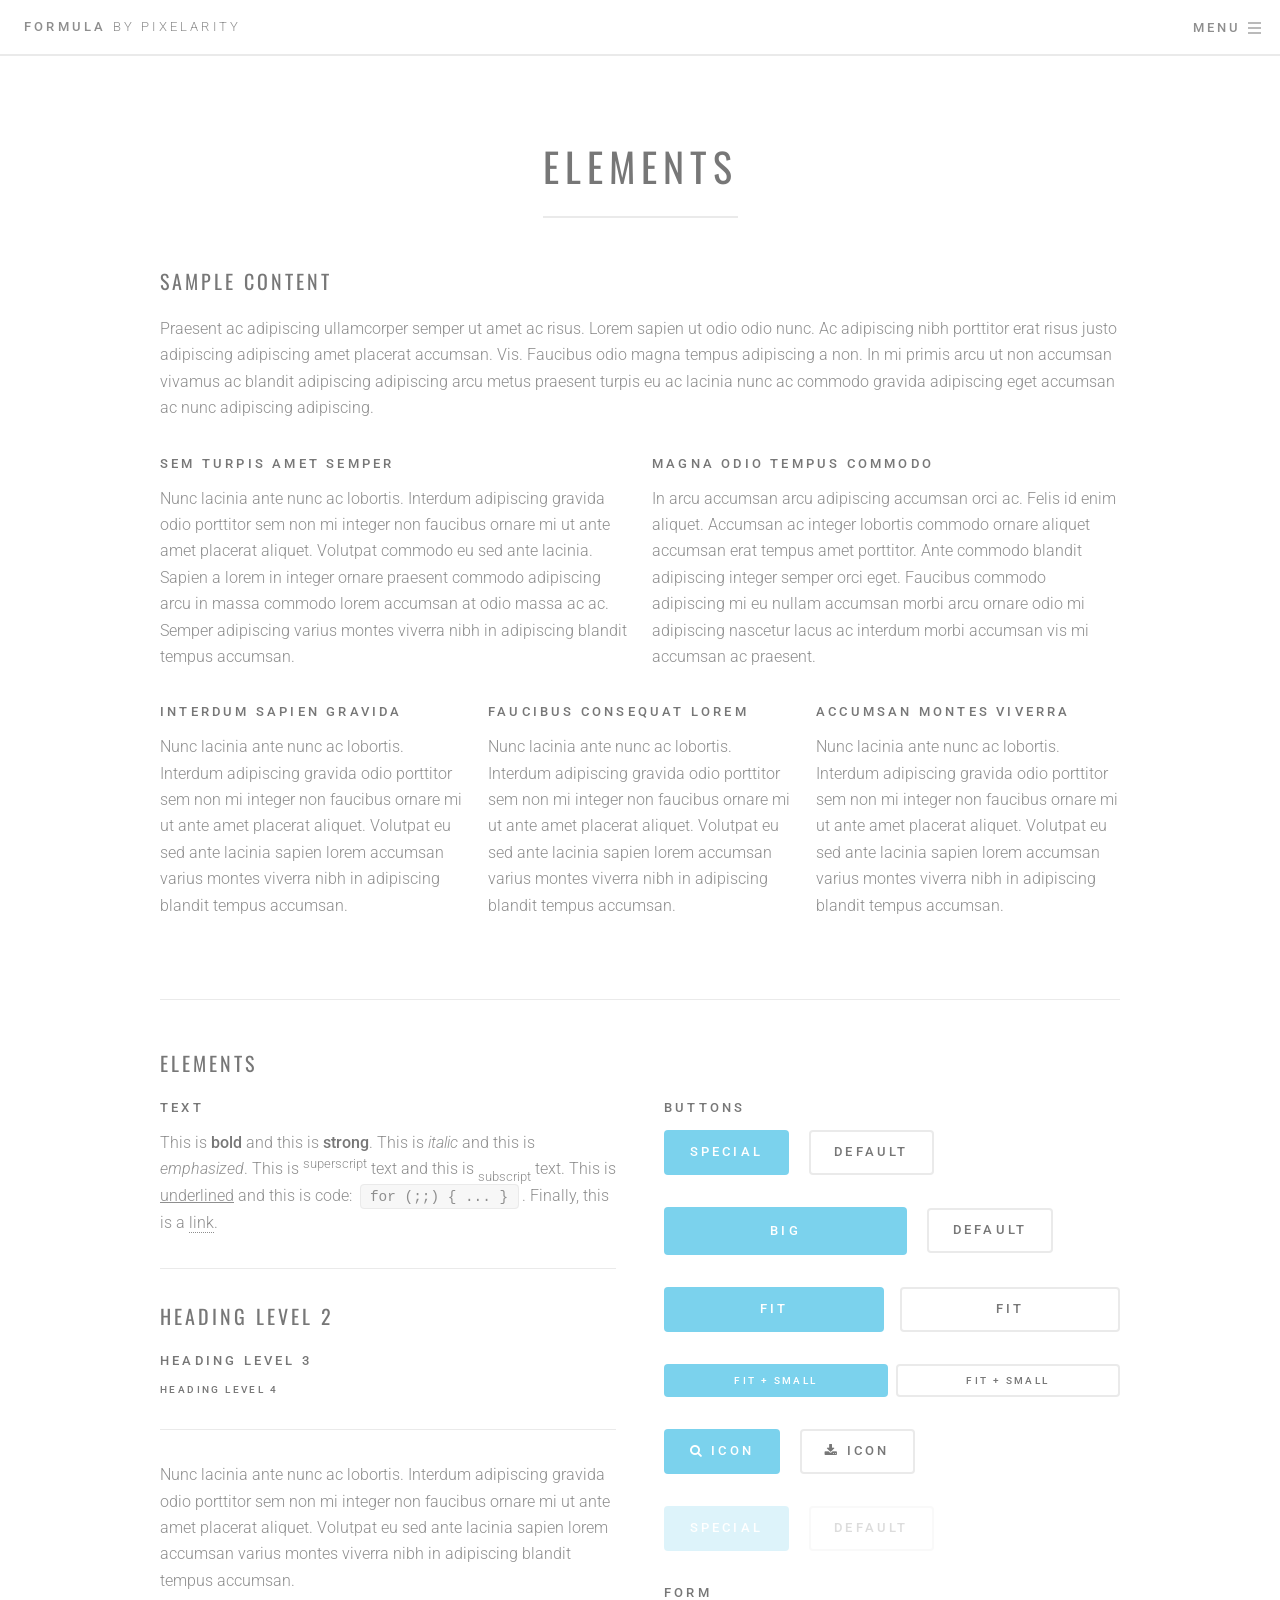
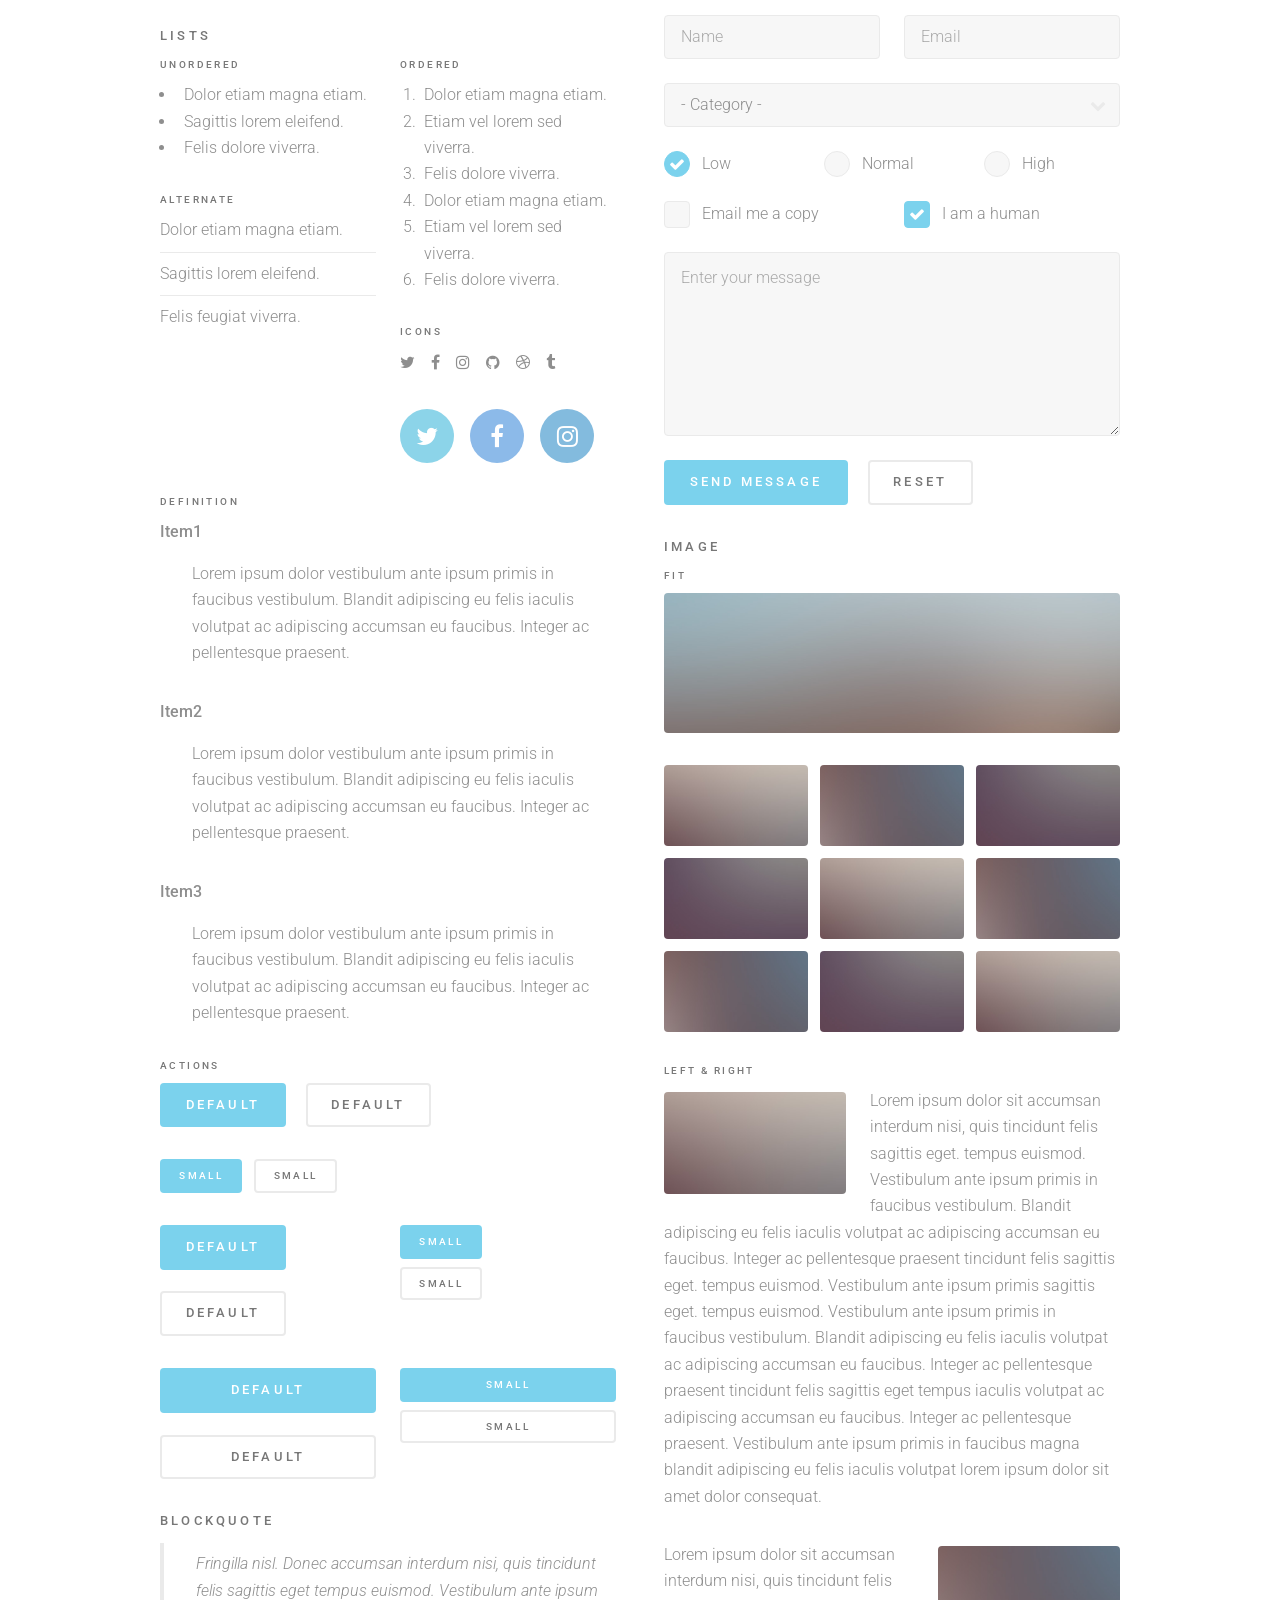
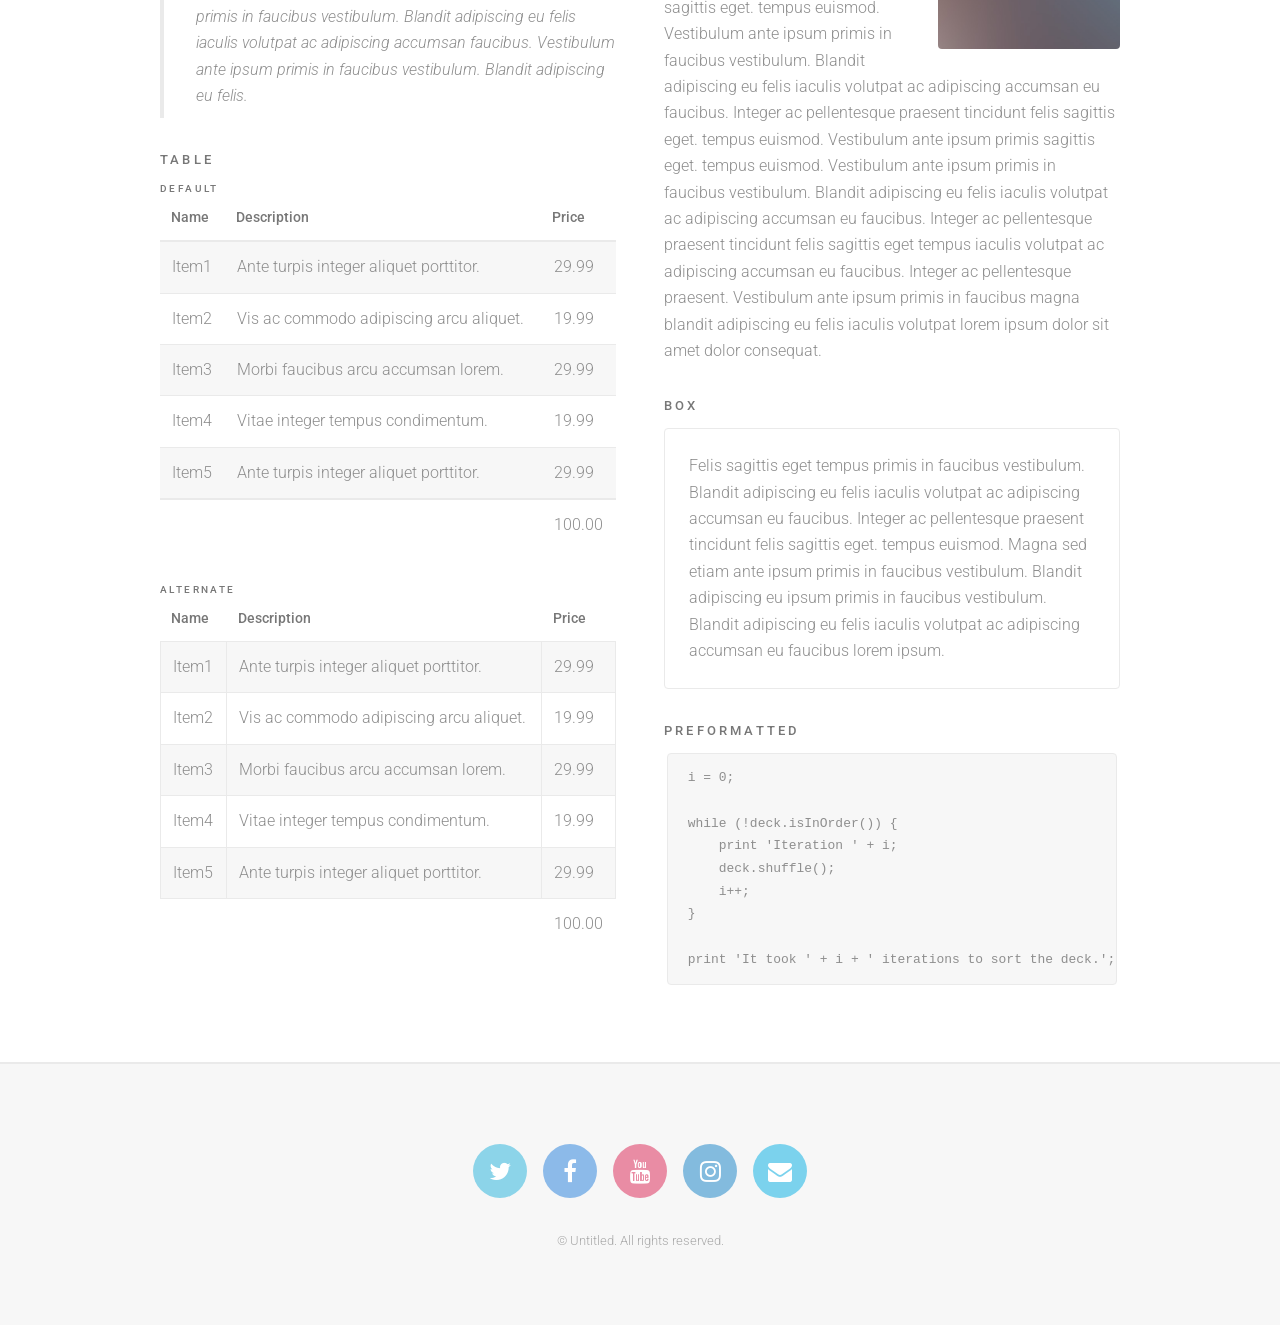
<file: templates/formula/cyan/elements.html>
<!DOCTYPE HTML>
<!--
	Formula by Pixelarity
	pixelarity.com | hello@pixelarity.com
	License: pixelarity.com/license
-->
<html>
	<head>
		<title>Untitled</title>
		<meta charset="utf-8" />
		<meta name="viewport" content="width=device-width, initial-scale=1" />
		<!--[if lte IE 8]><script src="assets/js/ie/html5shiv.js"></script><![endif]-->
		<link rel="stylesheet" href="assets/css/main.css" />
		<!--[if lte IE 9]><link rel="stylesheet" href="assets/css/ie9.css" /><![endif]-->
		<!--[if lte IE 8]><link rel="stylesheet" href="assets/css/ie8.css" /><![endif]-->
	</head>
	<body>

		<!-- Page Wrapper -->
			<div id="page-wrapper">

				<!-- Header -->
					<header id="header">
						<a href="index.html" class="logo">Formula <span>by Pixelarity</span></a>
						<nav>
							<ul>
								<li><a href="#menu">Menu</a></li>
							</ul>
						</nav>
					</header>

				<!-- Menu -->
					<nav id="menu">
						<ul class="links">
							<li><a href="index.html">Home</a></li>
							<li><a href="generic.html">Generic</a></li>
							<li><a href="elements.html">Elements</a></li>
						</ul>
						<ul class="actions vertical">
							<li><a href="#" class="button special fit">Sign Up</a></li>
							<li><a href="#" class="button fit">Log In</a></li>
						</ul>
					</nav>

				<!-- Wrapper -->
					<div id="wrapper">

						<!-- Main -->
							<section id="main" class="main">
								<div class="inner">
									<header class="major">
										<h1>Elements</h1>
									</header>

									<!-- Content -->
										<h2 id="content">Sample Content</h2>
										<p>Praesent ac adipiscing ullamcorper semper ut amet ac risus. Lorem sapien ut odio odio nunc. Ac adipiscing nibh porttitor erat risus justo adipiscing adipiscing amet placerat accumsan. Vis. Faucibus odio magna tempus adipiscing a non. In mi primis arcu ut non accumsan vivamus ac blandit adipiscing adipiscing arcu metus praesent turpis eu ac lacinia nunc ac commodo gravida adipiscing eget accumsan ac nunc adipiscing adipiscing.</p>
										<div class="row">
											<div class="6u 12u$(small)">
												<h3>Sem turpis amet semper</h3>
												<p>Nunc lacinia ante nunc ac lobortis. Interdum adipiscing gravida odio porttitor sem non mi integer non faucibus ornare mi ut ante amet placerat aliquet. Volutpat commodo eu sed ante lacinia. Sapien a lorem in integer ornare praesent commodo adipiscing arcu in massa commodo lorem accumsan at odio massa ac ac. Semper adipiscing varius montes viverra nibh in adipiscing blandit tempus accumsan.</p>
											</div>
											<div class="6u$ 12u$(small)">
												<h3>Magna odio tempus commodo</h3>
												<p>In arcu accumsan arcu adipiscing accumsan orci ac. Felis id enim aliquet. Accumsan ac integer lobortis commodo ornare aliquet accumsan erat tempus amet porttitor. Ante commodo blandit adipiscing integer semper orci eget. Faucibus commodo adipiscing mi eu nullam accumsan morbi arcu ornare odio mi adipiscing nascetur lacus ac interdum morbi accumsan vis mi accumsan ac praesent.</p>
											</div>
											<!-- Break -->
											<div class="4u 12u$(medium)">
												<h3>Interdum sapien gravida</h3>
												<p>Nunc lacinia ante nunc ac lobortis. Interdum adipiscing gravida odio porttitor sem non mi integer non faucibus ornare mi ut ante amet placerat aliquet. Volutpat eu sed ante lacinia sapien lorem accumsan varius montes viverra nibh in adipiscing blandit tempus accumsan.</p>
											</div>
											<div class="4u 12u$(medium)">
												<h3>Faucibus consequat lorem</h3>
												<p>Nunc lacinia ante nunc ac lobortis. Interdum adipiscing gravida odio porttitor sem non mi integer non faucibus ornare mi ut ante amet placerat aliquet. Volutpat eu sed ante lacinia sapien lorem accumsan varius montes viverra nibh in adipiscing blandit tempus accumsan.</p>
											</div>
											<div class="4u$ 12u$(medium)">
												<h3>Accumsan montes viverra</h3>
												<p>Nunc lacinia ante nunc ac lobortis. Interdum adipiscing gravida odio porttitor sem non mi integer non faucibus ornare mi ut ante amet placerat aliquet. Volutpat eu sed ante lacinia sapien lorem accumsan varius montes viverra nibh in adipiscing blandit tempus accumsan.</p>
											</div>
										</div>

									<hr class="major" />

									<!-- Elements -->
										<h2 id="elements">Elements</h2>
										<div class="row 200%">
											<div class="6u 12u$(medium)">

												<!-- Text stuff -->
													<h3>Text</h3>
													<p>This is <b>bold</b> and this is <strong>strong</strong>. This is <i>italic</i> and this is <em>emphasized</em>.
													This is <sup>superscript</sup> text and this is <sub>subscript</sub> text.
													This is <u>underlined</u> and this is code: <code>for (;;) { ... }</code>.
													Finally, this is a <a href="#">link</a>.</p>
													<hr />
													<h2>Heading Level 2</h2>
													<h3>Heading Level 3</h3>
													<h4>Heading Level 4</h4>
													<hr />
													<p>Nunc lacinia ante nunc ac lobortis. Interdum adipiscing gravida odio porttitor sem non mi integer non faucibus ornare mi ut ante amet placerat aliquet. Volutpat eu sed ante lacinia sapien lorem accumsan varius montes viverra nibh in adipiscing blandit tempus accumsan.</p>

												<!-- Lists -->
													<h3>Lists</h3>
													<div class="row">
														<div class="6u 12u$(small)">

															<h4>Unordered</h4>
															<ul>
																<li>Dolor etiam magna etiam.</li>
																<li>Sagittis lorem eleifend.</li>
																<li>Felis dolore viverra.</li>
															</ul>

															<h4>Alternate</h4>
															<ul class="alt">
																<li>Dolor etiam magna etiam.</li>
																<li>Sagittis lorem eleifend.</li>
																<li>Felis feugiat viverra.</li>
															</ul>

														</div>
														<div class="6u$ 12u$(small)">

															<h4>Ordered</h4>
															<ol>
																<li>Dolor etiam magna etiam.</li>
																<li>Etiam vel lorem sed viverra.</li>
																<li>Felis dolore viverra.</li>
																<li>Dolor etiam magna etiam.</li>
																<li>Etiam vel lorem sed viverra.</li>
																<li>Felis dolore viverra.</li>
															</ol>

															<h4>Icons</h4>
															<ul class="icons">
																<li><a href="#" class="icon fa-twitter"><span class="label">Twitter</span></a></li>
																<li><a href="#" class="icon fa-facebook"><span class="label">Facebook</span></a></li>
																<li><a href="#" class="icon fa-instagram"><span class="label">Instagram</span></a></li>
																<li><a href="#" class="icon fa-github"><span class="label">Github</span></a></li>
																<li><a href="#" class="icon fa-dribbble"><span class="label">Dribbble</span></a></li>
																<li><a href="#" class="icon fa-tumblr"><span class="label">Tumblr</span></a></li>
															</ul>
															<ul class="icons">
																<li><a href="#" class="icon alt fa-twitter"><span class="label">Twitter</span></a></li>
																<li><a href="#" class="icon alt fa-facebook"><span class="label">Facebook</span></a></li>
																<li><a href="#" class="icon alt fa-instagram"><span class="label">Instagram</span></a></li>
															</ul>

														</div>
													</div>
													<h4>Definition</h4>
													<dl>
														<dt>Item1</dt>
														<dd>
															<p>Lorem ipsum dolor vestibulum ante ipsum primis in faucibus vestibulum. Blandit adipiscing eu felis iaculis volutpat ac adipiscing accumsan eu faucibus. Integer ac pellentesque praesent.</p>
														</dd>
														<dt>Item2</dt>
														<dd>
															<p>Lorem ipsum dolor vestibulum ante ipsum primis in faucibus vestibulum. Blandit adipiscing eu felis iaculis volutpat ac adipiscing accumsan eu faucibus. Integer ac pellentesque praesent.</p>
														</dd>
														<dt>Item3</dt>
														<dd>
															<p>Lorem ipsum dolor vestibulum ante ipsum primis in faucibus vestibulum. Blandit adipiscing eu felis iaculis volutpat ac adipiscing accumsan eu faucibus. Integer ac pellentesque praesent.</p>
														</dd>
													</dl>

													<h4>Actions</h4>
													<ul class="actions">
														<li><a href="#" class="button special">Default</a></li>
														<li><a href="#" class="button">Default</a></li>
													</ul>
													<ul class="actions small">
														<li><a href="#" class="button special small">Small</a></li>
														<li><a href="#" class="button small">Small</a></li>
													</ul>
													<div class="row">
														<div class="6u 12u$(small)">
															<ul class="actions vertical">
																<li><a href="#" class="button special">Default</a></li>
																<li><a href="#" class="button">Default</a></li>
															</ul>
														</div>
														<div class="6u$ 12u$(small)">
															<ul class="actions vertical small">
																<li><a href="#" class="button special small">Small</a></li>
																<li><a href="#" class="button small">Small</a></li>
															</ul>
														</div>
														<div class="6u 12u$(small)">
															<ul class="actions vertical">
																<li><a href="#" class="button special fit">Default</a></li>
																<li><a href="#" class="button fit">Default</a></li>
															</ul>
														</div>
														<div class="6u$ 12u$(small)">
															<ul class="actions vertical small">
																<li><a href="#" class="button special small fit">Small</a></li>
																<li><a href="#" class="button small fit">Small</a></li>
															</ul>
														</div>
													</div>

												<!-- Blockquote -->
													<h3>Blockquote</h3>
													<blockquote>Fringilla nisl. Donec accumsan interdum nisi, quis tincidunt felis sagittis eget tempus euismod. Vestibulum ante ipsum primis in faucibus vestibulum. Blandit adipiscing eu felis iaculis volutpat ac adipiscing accumsan faucibus. Vestibulum ante ipsum primis in faucibus vestibulum. Blandit adipiscing eu felis.</blockquote>

												<!-- Table -->
													<h3>Table</h3>

													<h4>Default</h4>
													<div class="table-wrapper">
														<table>
															<thead>
																<tr>
																	<th>Name</th>
																	<th>Description</th>
																	<th>Price</th>
																</tr>
															</thead>
															<tbody>
																<tr>
																	<td>Item1</td>
																	<td>Ante turpis integer aliquet porttitor.</td>
																	<td>29.99</td>
																</tr>
																<tr>
																	<td>Item2</td>
																	<td>Vis ac commodo adipiscing arcu aliquet.</td>
																	<td>19.99</td>
																</tr>
																<tr>
																	<td>Item3</td>
																	<td> Morbi faucibus arcu accumsan lorem.</td>
																	<td>29.99</td>
																</tr>
																<tr>
																	<td>Item4</td>
																	<td>Vitae integer tempus condimentum.</td>
																	<td>19.99</td>
																</tr>
																<tr>
																	<td>Item5</td>
																	<td>Ante turpis integer aliquet porttitor.</td>
																	<td>29.99</td>
																</tr>
															</tbody>
															<tfoot>
																<tr>
																	<td colspan="2"></td>
																	<td>100.00</td>
																</tr>
															</tfoot>
														</table>
													</div>

													<h4>Alternate</h4>
													<div class="table-wrapper">
														<table class="alt">
															<thead>
																<tr>
																	<th>Name</th>
																	<th>Description</th>
																	<th>Price</th>
																</tr>
															</thead>
															<tbody>
																<tr>
																	<td>Item1</td>
																	<td>Ante turpis integer aliquet porttitor.</td>
																	<td>29.99</td>
																</tr>
																<tr>
																	<td>Item2</td>
																	<td>Vis ac commodo adipiscing arcu aliquet.</td>
																	<td>19.99</td>
																</tr>
																<tr>
																	<td>Item3</td>
																	<td> Morbi faucibus arcu accumsan lorem.</td>
																	<td>29.99</td>
																</tr>
																<tr>
																	<td>Item4</td>
																	<td>Vitae integer tempus condimentum.</td>
																	<td>19.99</td>
																</tr>
																<tr>
																	<td>Item5</td>
																	<td>Ante turpis integer aliquet porttitor.</td>
																	<td>29.99</td>
																</tr>
															</tbody>
															<tfoot>
																<tr>
																	<td colspan="2"></td>
																	<td>100.00</td>
																</tr>
															</tfoot>
														</table>
													</div>

											</div>
											<div class="6u$ 12u$(medium)">

												<!-- Buttons -->
													<h3>Buttons</h3>
													<ul class="actions">
														<li><a href="#" class="button special">Special</a></li>
														<li><a href="#" class="button">Default</a></li>
													</ul>
													<ul class="actions">
														<li><a href="#" class="button special big">Big</a></li>
														<li><a href="#" class="button">Default</a></li>
													</ul>
													<ul class="actions fit">
														<li><a href="#" class="button special fit">Fit</a></li>
														<li><a href="#" class="button fit">Fit</a></li>
													</ul>
													<ul class="actions fit small">
														<li><a href="#" class="button special fit small">Fit + Small</a></li>
														<li><a href="#" class="button fit small">Fit + Small</a></li>
													</ul>
													<ul class="actions">
														<li><a href="#" class="button special icon fa-search">Icon</a></li>
														<li><a href="#" class="button icon fa-download">Icon</a></li>
													</ul>
													<ul class="actions">
														<li><span class="button special disabled">Special</span></li>
														<li><span class="button disabled">Default</span></li>
													</ul>

												<!-- Form -->
													<h3>Form</h3>

													<form method="post" action="#">
														<div class="row uniform">
															<div class="6u 12u$(xsmall)">
																<input type="text" name="name" id="name" value="" placeholder="Name" />
															</div>
															<div class="6u$ 12u$(xsmall)">
																<input type="email" name="email" id="email" value="" placeholder="Email" />
															</div>
															<!-- Break -->
															<div class="12u$">
																<div class="select-wrapper">
																	<select name="category" id="category">
																		<option value="">- Category -</option>
																		<option value="1">Manufacturing</option>
																		<option value="1">Shipping</option>
																		<option value="1">Administration</option>
																		<option value="1">Human Resources</option>
																	</select>
																</div>
															</div>
															<!-- Break -->
															<div class="4u 12u$(small)">
																<input type="radio" id="priority-low" name="priority" checked>
																<label for="priority-low">Low</label>
															</div>
															<div class="4u 12u$(small)">
																<input type="radio" id="priority-normal" name="priority">
																<label for="priority-normal">Normal</label>
															</div>
															<div class="4u$ 12u$(small)">
																<input type="radio" id="priority-high" name="priority">
																<label for="priority-high">High</label>
															</div>
															<!-- Break -->
															<div class="6u 12u$(small)">
																<input type="checkbox" id="copy" name="copy">
																<label for="copy">Email me a copy</label>
															</div>
															<div class="6u$ 12u$(small)">
																<input type="checkbox" id="human" name="human" checked>
																<label for="human">I am a human</label>
															</div>
															<!-- Break -->
															<div class="12u$">
																<textarea name="message" id="message" placeholder="Enter your message" rows="6"></textarea>
															</div>
															<!-- Break -->
															<div class="12u$">
																<ul class="actions">
																	<li><input type="submit" value="Send Message" class="special" /></li>
																	<li><input type="reset" value="Reset" /></li>
																</ul>
															</div>
														</div>
													</form>

												<!-- Image -->
													<h3>Image</h3>

													<h4>Fit</h4>
													<span class="image fit"><img src="images/pic04.jpg" alt="" /></span>
													<div class="box alt">
														<div class="row 50% uniform">
															<div class="4u"><span class="image fit"><img src="images/pic05.jpg" alt="" /></span></div>
															<div class="4u"><span class="image fit"><img src="images/pic06.jpg" alt="" /></span></div>
															<div class="4u$"><span class="image fit"><img src="images/pic07.jpg" alt="" /></span></div>
															<!-- Break -->
															<div class="4u"><span class="image fit"><img src="images/pic07.jpg" alt="" /></span></div>
															<div class="4u"><span class="image fit"><img src="images/pic05.jpg" alt="" /></span></div>
															<div class="4u$"><span class="image fit"><img src="images/pic06.jpg" alt="" /></span></div>
															<!-- Break -->
															<div class="4u"><span class="image fit"><img src="images/pic06.jpg" alt="" /></span></div>
															<div class="4u"><span class="image fit"><img src="images/pic07.jpg" alt="" /></span></div>
															<div class="4u$"><span class="image fit"><img src="images/pic05.jpg" alt="" /></span></div>
														</div>
													</div>

													<h4>Left &amp; Right</h4>
													<p><span class="image left"><img src="images/pic05.jpg" alt="" /></span>Lorem ipsum dolor sit accumsan interdum nisi, quis tincidunt felis sagittis eget. tempus euismod. Vestibulum ante ipsum primis in faucibus vestibulum. Blandit adipiscing eu felis iaculis volutpat ac adipiscing accumsan eu faucibus. Integer ac pellentesque praesent tincidunt felis sagittis eget. tempus euismod. Vestibulum ante ipsum primis sagittis eget. tempus euismod. Vestibulum ante ipsum primis in faucibus vestibulum. Blandit adipiscing eu felis iaculis volutpat ac adipiscing accumsan eu faucibus. Integer ac pellentesque praesent tincidunt felis sagittis eget tempus iaculis volutpat ac adipiscing accumsan eu faucibus. Integer ac pellentesque praesent. Vestibulum ante ipsum primis in faucibus magna blandit adipiscing eu felis iaculis volutpat lorem ipsum dolor sit amet dolor consequat.</p>
													<p><span class="image right"><img src="images/pic06.jpg" alt="" /></span>Lorem ipsum dolor sit accumsan interdum nisi, quis tincidunt felis sagittis eget. tempus euismod. Vestibulum ante ipsum primis in faucibus vestibulum. Blandit adipiscing eu felis iaculis volutpat ac adipiscing accumsan eu faucibus. Integer ac pellentesque praesent tincidunt felis sagittis eget. tempus euismod. Vestibulum ante ipsum primis sagittis eget. tempus euismod. Vestibulum ante ipsum primis in faucibus vestibulum. Blandit adipiscing eu felis iaculis volutpat ac adipiscing accumsan eu faucibus. Integer ac pellentesque praesent tincidunt felis sagittis eget tempus iaculis volutpat ac adipiscing accumsan eu faucibus. Integer ac pellentesque praesent. Vestibulum ante ipsum primis in faucibus magna blandit adipiscing eu felis iaculis volutpat lorem ipsum dolor sit amet dolor consequat.</p>

												<!-- Box -->
													<h3>Box</h3>
													<div class="box">
														<p>Felis sagittis eget tempus primis in faucibus vestibulum. Blandit adipiscing eu felis iaculis volutpat ac adipiscing accumsan eu faucibus. Integer ac pellentesque praesent tincidunt felis sagittis eget. tempus euismod. Magna sed etiam ante ipsum primis in faucibus vestibulum. Blandit adipiscing eu ipsum primis in faucibus vestibulum. Blandit adipiscing eu felis iaculis volutpat ac adipiscing accumsan eu faucibus lorem ipsum.</p>
													</div>

												<!-- Preformatted Code -->
													<h3>Preformatted</h3>
													<pre><code>i = 0;

while (!deck.isInOrder()) {
    print 'Iteration ' + i;
    deck.shuffle();
    i++;
}

print 'It took ' + i + ' iterations to sort the deck.';
</code></pre>

											</div>
										</div>


								</div>
							</section>

					</div>

				<!-- Footer -->
					<footer id="footer">
						<div class="inner">
							<ul class="icons">
								<li><a href="#" class="icon alt fa-twitter"><span class="label">Twitter</span></a></li>
								<li><a href="#" class="icon alt fa-facebook"><span class="label">Facebook</span></a></li>
								<li><a href="#" class="icon alt fa-youtube"><span class="label">YouTube</span></a></li>
								<li><a href="#" class="icon alt fa-instagram"><span class="label">Instagram</span></a></li>
								<li><a href="#" class="icon alt fa-envelope"><span class="label">Email</span></a></li>
							</ul>
						</div>
						<p class="copyright">&copy; Untitled. All rights reserved.</p>
					</footer>

			</div>

		<!-- Scripts -->
			<script src="assets/js/jquery.min.js"></script>
			<script src="assets/js/jquery.scrolly.min.js"></script>
			<script src="assets/js/jquery.scrollex.min.js"></script>
			<script src="assets/js/skel.min.js"></script>
			<script src="assets/js/util.js"></script>
			<!--[if lte IE 8]><script src="assets/js/ie/respond.min.js"></script><![endif]-->
			<script src="assets/js/main.js"></script>

	</body>
</html>
</file>
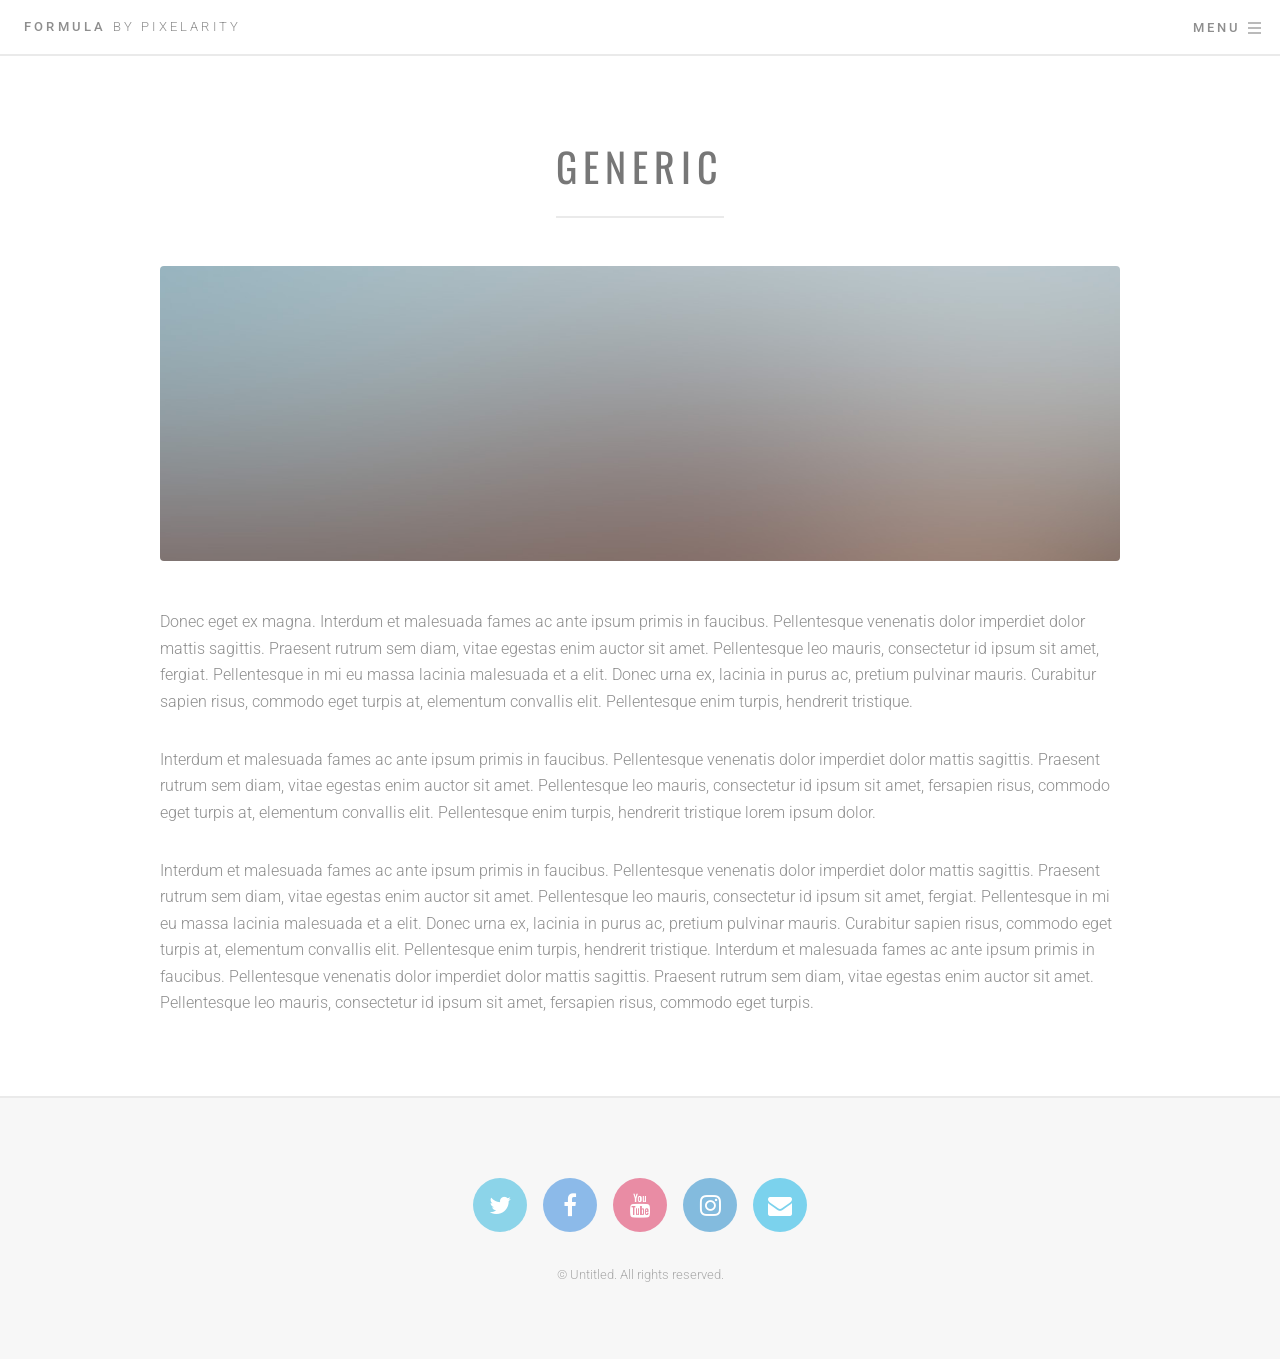
<file: templates/formula/cyan/generic.html>
<!DOCTYPE HTML>
<!--
	Formula by Pixelarity
	pixelarity.com | hello@pixelarity.com
	License: pixelarity.com/license
-->
<html>
	<head>
		<title>Untitled</title>
		<meta charset="utf-8" />
		<meta name="viewport" content="width=device-width, initial-scale=1" />
		<!--[if lte IE 8]><script src="assets/js/ie/html5shiv.js"></script><![endif]-->
		<link rel="stylesheet" href="assets/css/main.css" />
		<!--[if lte IE 9]><link rel="stylesheet" href="assets/css/ie9.css" /><![endif]-->
		<!--[if lte IE 8]><link rel="stylesheet" href="assets/css/ie8.css" /><![endif]-->
	</head>
	<body>

		<!-- Page Wrapper -->
			<div id="page-wrapper">

				<!-- Header -->
					<header id="header">
						<a href="index.html" class="logo">Formula <span>by Pixelarity</span></a>
						<nav>
							<ul>
								<li><a href="#menu">Menu</a></li>
							</ul>
						</nav>
					</header>

				<!-- Menu -->
					<nav id="menu">
						<ul class="links">
							<li><a href="index.html">Home</a></li>
							<li><a href="generic.html">Generic</a></li>
							<li><a href="elements.html">Elements</a></li>
						</ul>
						<ul class="actions vertical">
							<li><a href="#" class="button special fit">Sign Up</a></li>
							<li><a href="#" class="button fit">Log In</a></li>
						</ul>
					</nav>

				<!-- Wrapper -->
					<div id="wrapper">

						<!-- Main -->
							<section id="main" class="main">
								<div class="inner">
									<header class="major">
										<h1>Generic</h1>
									</header>
									<span class="image main"><img src="images/pic04.jpg" alt="" /></span>
									<p>Donec eget ex magna. Interdum et malesuada fames ac ante ipsum primis in faucibus. Pellentesque venenatis dolor imperdiet dolor mattis sagittis. Praesent rutrum sem diam, vitae egestas enim auctor sit amet. Pellentesque leo mauris, consectetur id ipsum sit amet, fergiat. Pellentesque in mi eu massa lacinia malesuada et a elit. Donec urna ex, lacinia in purus ac, pretium pulvinar mauris. Curabitur sapien risus, commodo eget turpis at, elementum convallis elit. Pellentesque enim turpis, hendrerit tristique.</p>
									<p>Interdum et malesuada fames ac ante ipsum primis in faucibus. Pellentesque venenatis dolor imperdiet dolor mattis sagittis. Praesent rutrum sem diam, vitae egestas enim auctor sit amet. Pellentesque leo mauris, consectetur id ipsum sit amet, fersapien risus, commodo eget turpis at, elementum convallis elit. Pellentesque enim turpis, hendrerit tristique lorem ipsum dolor.</p>
									<p>Interdum et malesuada fames ac ante ipsum primis in faucibus. Pellentesque venenatis dolor imperdiet dolor mattis sagittis. Praesent rutrum sem diam, vitae egestas enim auctor sit amet. Pellentesque leo mauris, consectetur id ipsum sit amet, fergiat. Pellentesque in mi eu massa lacinia malesuada et a elit. Donec urna ex, lacinia in purus ac, pretium pulvinar mauris. Curabitur sapien risus, commodo eget turpis at, elementum convallis elit. Pellentesque enim turpis, hendrerit tristique. Interdum et malesuada fames ac ante ipsum primis in faucibus. Pellentesque venenatis dolor imperdiet dolor mattis sagittis. Praesent rutrum sem diam, vitae egestas enim auctor sit amet. Pellentesque leo mauris, consectetur id ipsum sit amet, fersapien risus, commodo eget turpis.</p>
								</div>
							</section>

					</div>

				<!-- Footer -->
					<footer id="footer">
						<div class="inner">
							<ul class="icons">
								<li><a href="#" class="icon alt fa-twitter"><span class="label">Twitter</span></a></li>
								<li><a href="#" class="icon alt fa-facebook"><span class="label">Facebook</span></a></li>
								<li><a href="#" class="icon alt fa-youtube"><span class="label">YouTube</span></a></li>
								<li><a href="#" class="icon alt fa-instagram"><span class="label">Instagram</span></a></li>
								<li><a href="#" class="icon alt fa-envelope"><span class="label">Email</span></a></li>
							</ul>
						</div>
						<p class="copyright">&copy; Untitled. All rights reserved.</p>
					</footer>

			</div>

		<!-- Scripts -->
			<script src="assets/js/jquery.min.js"></script>
			<script src="assets/js/jquery.scrolly.min.js"></script>
			<script src="assets/js/jquery.scrollex.min.js"></script>
			<script src="assets/js/skel.min.js"></script>
			<script src="assets/js/util.js"></script>
			<!--[if lte IE 8]><script src="assets/js/ie/respond.min.js"></script><![endif]-->
			<script src="assets/js/main.js"></script>

	</body>
</html>
</file>
<file: templates/formula/green/assets/css/ie9.css>
/*
	Formula by Pixelarity
	pixelarity.com | hello@pixelarity.com
	License: pixelarity.com/license
*/

/* Spotlight */

	.spotlight:after {
		content: '';
		display: block;
		clear: both;
	}

	.spotlight .content {
		float: left;
		width: 60%;
	}

	.spotlight .image {
		float: left;
		margin-right: 0 !important;
		margin-left: 4em !important;
	}

/* Features */

	.features:after {
		content: '';
		display: block;
		clear: both;
	}

	.features > * {
		float: left;
	}

/* Header */

	#header .logo {
		position: absolute;
		top: 0;
		left: 1.5em;
	}

	#header nav {
		position: absolute;
		top: 0;
		right: 0;
	}

/* Banner */

	#banner {
		min-height: 0;
	}

		#banner .more {
			display: none;
		}
</file>
<file: templates/formula/green/assets/css/ie8.css>
/*
	Formula by Pixelarity
	pixelarity.com | hello@pixelarity.com
	License: pixelarity.com/license
*/

/* Button */

	input[type="submit"],
	input[type="reset"],
	input[type="button"],
	button,
	.button {
		border: solid 2px #eaeaea;
	}

		input[type="submit"].special,
		input[type="reset"].special,
		input[type="button"].special,
		button.special,
		.button.special {
			border: 0;
		}

/* Banner */

	#banner:before {
		display: none;
	}
</file>
<file: templates/indivisible/cyan/assets/css/noscript.css>
/*
	Indivisible by Pixelarity
	pixelarity.com | hello@pixelarity.com
	License: pixelarity.com/license
*/

/* Panel */

	.panel {
		margin: 0 0 3em 0;
	}

		body.is-loading-0 .panel {
			opacity: 1;
		}

			body.is-loading-0 .panel > .image {
				-moz-transform: none !important;
				-webkit-transform: none !important;
				-ms-transform: none !important;
				transform: none !important;
			}

			body.is-loading-0 .panel > .content {
				-moz-transform: none !important;
				-webkit-transform: none !important;
				-ms-transform: none !important;
				transform: none !important;
			}

/* Footer */

	#footer {
		margin-top: 0;
	}

		body.is-loading-0 #footer {
			opacity: 1;
		}
</file>
<file: templates/indivisible/cyan/assets/css/ie9.css>
/*
	Indivisible by Pixelarity
	pixelarity.com | hello@pixelarity.com
	License: pixelarity.com/license
*/

/* Panel */

	.panel {
		margin: 0 auto;
	}

		.panel > .image {
			float: left;
		}

		.panel > .content {
			float: left;
		}

		.panel:after {
			content: '';
			display: block;
			clear: both;
		}

		.panel.secondary > .content:after {
			display: none;
		}

/* Wrapper */
</file>
<file: templates/indivisible/cyan/assets/css/ie8.css>
/*
	Indivisible by Pixelarity
	pixelarity.com | hello@pixelarity.com
	License: pixelarity.com/license
*/

/* Button */

	input[type="submit"],
	input[type="reset"],
	input[type="button"],
	button,
	.button {
		border: solid 1px #cccccc !important;
	}

		input[type="submit"].back,
		input[type="reset"].back,
		input[type="button"].back,
		button.back,
		.button.back {
			padding-left: 2em;
		}

		input[type="submit"].special,
		input[type="reset"].special,
		input[type="button"].special,
		button.special,
		.button.special {
			border: 0 !important;
		}
</file>
<file: templates/indivisible/green/assets/css/noscript.css>
/*
	Indivisible by Pixelarity
	pixelarity.com | hello@pixelarity.com
	License: pixelarity.com/license
*/

/* Panel */

	.panel {
		margin: 0 0 3em 0;
	}

		body.is-loading-0 .panel {
			opacity: 1;
		}

			body.is-loading-0 .panel > .image {
				-moz-transform: none !important;
				-webkit-transform: none !important;
				-ms-transform: none !important;
				transform: none !important;
			}

			body.is-loading-0 .panel > .content {
				-moz-transform: none !important;
				-webkit-transform: none !important;
				-ms-transform: none !important;
				transform: none !important;
			}

/* Footer */

	#footer {
		margin-top: 0;
	}

		body.is-loading-0 #footer {
			opacity: 1;
		}
</file>
<file: templates/indivisible/green/assets/css/ie9.css>
/*
	Indivisible by Pixelarity
	pixelarity.com | hello@pixelarity.com
	License: pixelarity.com/license
*/

/* Panel */

	.panel {
		margin: 0 auto;
	}

		.panel > .image {
			float: left;
		}

		.panel > .content {
			float: left;
		}

		.panel:after {
			content: '';
			display: block;
			clear: both;
		}

		.panel.secondary > .content:after {
			display: none;
		}

/* Wrapper */
</file>
<file: templates/indivisible/green/assets/css/ie8.css>
/*
	Indivisible by Pixelarity
	pixelarity.com | hello@pixelarity.com
	License: pixelarity.com/license
*/

/* Button */

	input[type="submit"],
	input[type="reset"],
	input[type="button"],
	button,
	.button {
		border: solid 1px #cccccc !important;
	}

		input[type="submit"].back,
		input[type="reset"].back,
		input[type="button"].back,
		button.back,
		.button.back {
			padding-left: 2em;
		}

		input[type="submit"].special,
		input[type="reset"].special,
		input[type="button"].special,
		button.special,
		.button.special {
			border: 0 !important;
		}
</file>
<file: templates/formula/cyan/assets/css/ie9.css>
/*
	Formula by Pixelarity
	pixelarity.com | hello@pixelarity.com
	License: pixelarity.com/license
*/

/* Spotlight */

	.spotlight:after {
		content: '';
		display: block;
		clear: both;
	}

	.spotlight .content {
		float: left;
		width: 60%;
	}

	.spotlight .image {
		float: left;
		margin-right: 0 !important;
		margin-left: 4em !important;
	}

/* Features */

	.features:after {
		content: '';
		display: block;
		clear: both;
	}

	.features > * {
		float: left;
	}

/* Header */

	#header .logo {
		position: absolute;
		top: 0;
		left: 1.5em;
	}

	#header nav {
		position: absolute;
		top: 0;
		right: 0;
	}

/* Banner */

	#banner {
		min-height: 0;
	}

		#banner .more {
			display: none;
		}
</file>
<file: templates/formula/cyan/assets/css/ie8.css>
/*
	Formula by Pixelarity
	pixelarity.com | hello@pixelarity.com
	License: pixelarity.com/license
*/

/* Button */

	input[type="submit"],
	input[type="reset"],
	input[type="button"],
	button,
	.button {
		border: solid 2px #eaeaea;
	}

		input[type="submit"].special,
		input[type="reset"].special,
		input[type="button"].special,
		button.special,
		.button.special {
			border: 0;
		}

/* Banner */

	#banner:before {
		display: none;
	}
</file>
<file: templates/epilogue/assets/css/main.css>
@import url(font-awesome.min.css);
@import url("https://fonts.googleapis.com/css?family=Pacifico|Source+Sans+Pro:200,400");

/*
	Epilogue by TEMPLATED
	templated.co @templatedco
	Released for free under the Creative Commons Attribution 3.0 license (templated.co/license)
*/

/* Reset */

	html, body, div, span, applet, object, iframe, h1, h2, h3, h4, h5, h6, p, blockquote, pre, a, abbr, acronym, address, big, cite, code, del, dfn, em, img, ins, kbd, q, s, samp, small, strike, strong, sub, sup, tt, var, b, u, i, center, dl, dt, dd, ol, ul, li, fieldset, form, label, legend, table, caption, tbody, tfoot, thead, tr, th, td, article, aside, canvas, details, embed, figure, figcaption, footer, header, hgroup, menu, nav, output, ruby, section, summary, time, mark, audio, video {
		margin: 0;
		padding: 0;
		border: 0;
		font-size: 100%;
		font: inherit;
		vertical-align: baseline;
	}

	article, aside, details, figcaption, figure, footer, header, hgroup, menu, nav, section {
		display: block;
	}

	body {
		line-height: 1;
	}

	ol, ul {
		list-style: none;
	}

	blockquote, q {
		quotes: none;
	}

	blockquote:before, blockquote:after, q:before, q:after {
		content: '';
		content: none;
	}

	table {
		border-collapse: collapse;
		border-spacing: 0;
	}

	body {
		-webkit-text-size-adjust: none;
	}

/* Box Model */

	*, *:before, *:after {
		-moz-box-sizing: border-box;
		-webkit-box-sizing: border-box;
		box-sizing: border-box;
	}

/* Basic */

	@-ms-viewport {
		width: device-width;
	}

	body {
		-ms-overflow-style: scrollbar;
	}

	@media screen and (max-width: 480px) {

		html, body {
			min-width: 320px;
		}

	}

	body {
		background: #f4f4f4;
	}

		body.is-loading *, body.is-loading *:before, body.is-loading *:after {
			-moz-animation: none !important;
			-webkit-animation: none !important;
			-ms-animation: none !important;
			animation: none !important;
			-moz-transition: none !important;
			-webkit-transition: none !important;
			-ms-transition: none !important;
			transition: none !important;
		}

/* Type */

	body {
		background-color: #f4f4f4;
		color: #666666;
	}

	body, input, select, textarea {
		font-family: "Source Sans Pro", Helvetica, sans-serif;
		font-size: 17pt;
		font-weight: 200;
		line-height: 1.65;
	}

		@media screen and (max-width: 1680px) {

			body, input, select, textarea {
				font-size: 13pt;
			}

		}

		@media screen and (max-width: 1280px) {

			body, input, select, textarea {
				font-size: 12pt;
			}

		}

		@media screen and (max-width: 360px) {

			body, input, select, textarea {
				font-size: 11pt;
			}

		}

	a {
		-moz-transition: color 0.2s ease, border-bottom-color 0.2s ease;
		-webkit-transition: color 0.2s ease, border-bottom-color 0.2s ease;
		-ms-transition: color 0.2s ease, border-bottom-color 0.2s ease;
		transition: color 0.2s ease, border-bottom-color 0.2s ease;
		text-decoration: none;
		border-bottom: dotted 1px;
	}

		a:hover {
			border-bottom-color: transparent;
		}

	strong, b {
		font-weight: 400;
	}

	em, i {
		font-style: italic;
	}

	p {
		margin: 0 0 2em 0;
	}

	h1, h2, h3, h4, h5, h6 {
		font-weight: 400;
		line-height: 1.5;
		margin: 0 0 1em 0;
		text-transform: uppercase;
		letter-spacing: 0.375rem;
	}

		h1 a, h2 a, h3 a, h4 a, h5 a, h6 a {
			color: inherit;
			text-decoration: none;
		}

	h1 {
		font-size: 2em;
	}

	h2 {
		font-size: 1.75em;
	}

	h3 {
		font-size: 1.25em;
	}

	h4 {
		font-size: 1em;
	}

	h5 {
		font-size: 0.9em;
	}

	h6 {
		font-size: 0.7em;
	}

	@media screen and (max-width: 736px) {

		h1 {
			font-size: 1.5em;
		}

		h2 {
			font-size: 1.25em;
		}

		h3 {
			font-size: 1em;
		}

	}

	sub {
		font-size: 0.8em;
		position: relative;
		top: 0.5em;
	}

	sup {
		font-size: 0.8em;
		position: relative;
		top: -0.5em;
	}

	blockquote {
		border-left: solid 4px;
		font-style: italic;
		margin: 0 0 2em 0;
		padding: 0.5em 0 0.5em 2em;
	}

	code {
		border-radius: 4px;
		border: solid 1px;
		font-family: "Courier New", monospace;
		font-size: 0.9em;
		margin: 0 0.25em;
		padding: 0.25em 0.65em;
	}

	pre {
		-webkit-overflow-scrolling: touch;
		font-family: "Courier New", monospace;
		font-size: 0.9em;
		margin: 0 0 2em 0;
	}

		pre code {
			display: block;
			line-height: 1.75;
			padding: 1em 1.5em;
			overflow-x: auto;
		}

	hr {
		border: 0;
		border-bottom: solid 1px;
		margin: 2em 0;
	}

		hr.major {
			margin: 3em 0;
		}

	.align-left {
		text-align: left;
	}

	.align-center {
		text-align: center;
	}

	.align-right {
		text-align: right;
	}

	input, select, textarea {
		color: #444444;
	}

	a {
		color: inherit;
	}

		a:hover {
			color: #EF6480 !important;
		}

	strong, b {
		color: #444444;
	}

	h1, h2, h3, h4, h5, h6 {
		color: #444444;
	}

	blockquote {
		border-left-color: #666666;
	}

	code {
		background: rgba(144, 144, 144, 0.075);
		border-color: #666666;
	}

	hr {
		border-bottom-color: #666666;
	}

/* Box */

	.box {
		border-radius: 4px;
		border: solid 1px;
		margin-bottom: 2em;
		padding: 1.5em;
	}

		.box > :last-child,
		.box > :last-child > :last-child,
		.box > :last-child > :last-child > :last-child {
			margin-bottom: 0;
		}

		.box.alt {
			border: 0;
			border-radius: 0;
			padding: 0;
		}

	.box {
		border-color: #666666;
	}

/* Button */

	input[type="submit"],
	input[type="reset"],
	input[type="button"],
	button,
	.button {
		-moz-appearance: none;
		-webkit-appearance: none;
		-ms-appearance: none;
		appearance: none;
		-moz-transition: box-shadow 0.2s ease-in-out, background-color 0.2s ease-in-out, color 0.2s ease-in-out;
		-webkit-transition: box-shadow 0.2s ease-in-out, background-color 0.2s ease-in-out, color 0.2s ease-in-out;
		-ms-transition: box-shadow 0.2s ease-in-out, background-color 0.2s ease-in-out, color 0.2s ease-in-out;
		transition: box-shadow 0.2s ease-in-out, background-color 0.2s ease-in-out, color 0.2s ease-in-out;
		border-radius: 4px;
		border: 0;
		cursor: pointer;
		display: inline-block;
		font-weight: 400;
		height: 3.5em;
		line-height: 3.5em;
		padding: 0 2em 0 2.375em;
		text-align: center;
		text-decoration: none;
		white-space: nowrap;
		text-transform: uppercase;
		letter-spacing: 0.325em;
		font-size: 0.725em;
	}

		input[type="submit"].icon:before,
		input[type="reset"].icon:before,
		input[type="button"].icon:before,
		button.icon:before,
		.button.icon:before {
			margin-right: 0.5em;
		}

		input[type="submit"].fit,
		input[type="reset"].fit,
		input[type="button"].fit,
		button.fit,
		.button.fit {
			display: block;
			margin: 0 0 1em 0;
			width: 100%;
		}

		input[type="submit"].big,
		input[type="reset"].big,
		input[type="button"].big,
		button.big,
		.button.big {
			font-size: 0.8em;
			padding: 0 2.5em 0 2.875em;
			height: 3.75em;
			line-height: 3.75em;
		}

		input[type="submit"].disabled, input[type="submit"]:disabled,
		input[type="reset"].disabled,
		input[type="reset"]:disabled,
		input[type="button"].disabled,
		input[type="button"]:disabled,
		button.disabled,
		button:disabled,
		.button.disabled,
		.button:disabled {
			-moz-pointer-events: none;
			-webkit-pointer-events: none;
			-ms-pointer-events: none;
			pointer-events: none;
			opacity: 0.25;
		}

		@media screen and (max-width: 480px) {

			input[type="submit"],
			input[type="reset"],
			input[type="button"],
			button,
			.button {
				padding: 0;
			}

		}

	input[type="submit"],
	input[type="reset"],
	input[type="button"],
	button,
	.button {
		background-color: transparent;
		box-shadow: inset 0 0 0 2px #666666;
		color: #444444 !important;
	}

		input[type="submit"]:hover,
		input[type="reset"]:hover,
		input[type="button"]:hover,
		button:hover,
		.button:hover {
			color: #EF6480 !important;
			box-shadow: inset 0 0 0 2px #EF6480;
		}

		input[type="submit"]:active,
		input[type="reset"]:active,
		input[type="button"]:active,
		button:active,
		.button:active {
			background-color: rgba(239, 100, 128, 0.15);
		}

		input[type="submit"].icon:before,
		input[type="reset"].icon:before,
		input[type="button"].icon:before,
		button.icon:before,
		.button.icon:before {
			color: #999999;
		}

/* Form */

	form {
		margin: 0 0 2em 0;
	}

	label {
		display: block;
		font-size: 0.9em;
		font-weight: 400;
		margin: 0 0 1em 0;
	}

	input[type="text"],
	input[type="password"],
	input[type="email"],
	select,
	textarea {
		-moz-appearance: none;
		-webkit-appearance: none;
		-ms-appearance: none;
		appearance: none;
		border-radius: 4px;
		border: none;
		border: solid 1px;
		color: inherit;
		display: block;
		outline: 0;
		padding: 0 1em;
		text-decoration: none;
		width: 100%;
	}

		input[type="text"]:invalid,
		input[type="password"]:invalid,
		input[type="email"]:invalid,
		select:invalid,
		textarea:invalid {
			box-shadow: none;
		}

	.select-wrapper {
		text-decoration: none;
		display: block;
		position: relative;
	}

		.select-wrapper:before {
			-moz-osx-font-smoothing: grayscale;
			-webkit-font-smoothing: antialiased;
			font-family: FontAwesome;
			font-style: normal;
			font-weight: normal;
			text-transform: none !important;
		}

		.select-wrapper:before {
			content: '\f078';
			display: block;
			height: 2.75em;
			line-height: 2.75em;
			pointer-events: none;
			position: absolute;
			right: 0;
			text-align: center;
			top: 0;
			width: 2.75em;
		}

		.select-wrapper select::-ms-expand {
			display: none;
		}

	input[type="text"],
	input[type="password"],
	input[type="email"],
	select {
		height: 2.75em;
	}

	textarea {
		padding: 0.75em 1em;
	}

	input[type="checkbox"],
	input[type="radio"] {
		-moz-appearance: none;
		-webkit-appearance: none;
		-ms-appearance: none;
		appearance: none;
		display: block;
		float: left;
		margin-right: -2em;
		opacity: 0;
		width: 1em;
		z-index: -1;
	}

		input[type="checkbox"] + label,
		input[type="radio"] + label {
			text-decoration: none;
			cursor: pointer;
			display: inline-block;
			font-size: 1em;
			font-weight: 200;
			padding-left: 2.4em;
			padding-right: 0.75em;
			position: relative;
		}

			input[type="checkbox"] + label:before,
			input[type="radio"] + label:before {
				-moz-osx-font-smoothing: grayscale;
				-webkit-font-smoothing: antialiased;
				font-family: FontAwesome;
				font-style: normal;
				font-weight: normal;
				text-transform: none !important;
			}

			input[type="checkbox"] + label:before,
			input[type="radio"] + label:before {
				border-radius: 4px;
				border: solid 1px;
				content: '';
				display: inline-block;
				height: 1.65em;
				left: 0;
				line-height: 1.58125em;
				position: absolute;
				text-align: center;
				top: 0;
				width: 1.65em;
			}

		input[type="checkbox"]:checked + label:before,
		input[type="radio"]:checked + label:before {
			content: '\f00c';
		}

	input[type="checkbox"] + label:before {
		border-radius: 4px;
	}

	input[type="radio"] + label:before {
		border-radius: 100%;
	}

	::-webkit-input-placeholder {
		opacity: 1.0;
	}

	:-moz-placeholder {
		opacity: 1.0;
	}

	::-moz-placeholder {
		opacity: 1.0;
	}

	:-ms-input-placeholder {
		opacity: 1.0;
	}

	.formerize-placeholder {
		opacity: 1.0;
	}

	label {
		color: #444444;
	}

	input[type="text"],
	input[type="password"],
	input[type="email"],
	select,
	textarea {
		background: rgba(144, 144, 144, 0.075);
		border-color: #666666;
	}

		input[type="text"]:focus,
		input[type="password"]:focus,
		input[type="email"]:focus,
		select:focus,
		textarea:focus {
			border-color: #EF6480;
			box-shadow: 0 0 0 1px #EF6480;
		}

	.select-wrapper:before {
		color: #666666;
	}

	input[type="checkbox"] + label,
	input[type="radio"] + label {
		color: #666666;
	}

		input[type="checkbox"] + label:before,
		input[type="radio"] + label:before {
			background: rgba(144, 144, 144, 0.075);
			border-color: #666666;
		}

	input[type="checkbox"]:checked + label:before,
	input[type="radio"]:checked + label:before {
		background-color: #EF6480;
		border-color: #EF6480;
		color: #ffffff;
	}

	input[type="checkbox"]:focus + label:before,
	input[type="radio"]:focus + label:before {
		border-color: #EF6480;
		box-shadow: 0 0 0 1px #EF6480;
	}

	::-webkit-input-placeholder {
		color: #999999 !important;
	}

	:-moz-placeholder {
		color: #999999 !important;
	}

	::-moz-placeholder {
		color: #999999 !important;
	}

	:-ms-input-placeholder {
		color: #999999 !important;
	}

	.formerize-placeholder {
		color: #999999 !important;
	}

/* Icon */

	.icon {
		text-decoration: none;
		border-bottom: none;
		position: relative;
	}

		.icon:before {
			-moz-osx-font-smoothing: grayscale;
			-webkit-font-smoothing: antialiased;
			font-family: FontAwesome;
			font-style: normal;
			font-weight: normal;
			text-transform: none !important;
		}

		.icon > .label {
			display: none;
		}

		.icon.major {
			display: block;
			margin: 0 0 1.5em 0;
		}

			.icon.major:before {
				cursor: default;
				font-size: 2.5rem;
				box-shadow: inset 0 0 0 2px #666666;
				width: 2.5em;
				height: 2.5em;
				line-height: 2.5em;
				display: inline-block;
				border-radius: 100%;
				color: #666666;
			}

		@media screen and (max-width: 736px) {

			.icon.major:before {
				font-size: 2rem;
			}

		}

/* Image */

	.image {
		border-radius: 4px;
		border: 0;
		display: inline-block;
		position: relative;
	}

		.image img {
			border-radius: 4px;
			display: block;
		}

		.image.left, .image.right {
			max-width: 40%;
		}

			.image.left img, .image.right img {
				width: 100%;
			}

		.image.left {
			float: left;
			margin: 0 1.5em 1em 0;
			top: 0.25em;
		}

		.image.right {
			float: right;
			margin: 0 0 1em 1.5em;
			top: 0.25em;
		}

		.image.fit {
			display: block;
			margin: 0 0 2em 0;
			width: 100%;
		}

			.image.fit img {
				width: 100%;
			}

		.image.main {
			display: block;
			margin: 0 0 3em 0;
			width: 100%;
		}

			.image.main img {
				width: 100%;
			}

/* List */

	ol {
		list-style: decimal;
		margin: 0 0 2em 0;
		padding-left: 1.25em;
	}

		ol li {
			padding-left: 0.25em;
		}

	ul {
		list-style: disc;
		margin: 0 0 2em 0;
		padding-left: 1em;
	}

		ul li {
			padding-left: 0.5em;
		}

		ul.alt {
			list-style: none;
			padding-left: 0;
		}

			ul.alt li {
				border-top: solid 1px;
				padding: 0.5em 0;
			}

				ul.alt li:first-child {
					border-top: 0;
					padding-top: 0;
				}

		ul.icons {
			cursor: default;
			list-style: none;
			padding-left: 0;
		}

			ul.icons li {
				display: inline-block;
				padding: 0 1em 0 0;
			}

				ul.icons li:last-child {
					padding-right: 0;
				}

		ul.actions {
			cursor: default;
			list-style: none;
			padding-left: 0;
		}

			ul.actions li {
				display: inline-block;
				padding: 0 1em 0 0;
				vertical-align: middle;
			}

				ul.actions li:last-child {
					padding-right: 0;
				}

			ul.actions.small li {
				padding: 0 0.5em 0 0;
			}

			ul.actions.vertical li {
				display: block;
				padding: 1em 0 0 0;
			}

				ul.actions.vertical li:first-child {
					padding-top: 0;
				}

				ul.actions.vertical li > * {
					margin-bottom: 0;
				}

			ul.actions.vertical.small li {
				padding: 0.5em 0 0 0;
			}

				ul.actions.vertical.small li:first-child {
					padding-top: 0;
				}

			ul.actions.fit {
				display: table;
				margin-left: -1em;
				padding: 0;
				table-layout: fixed;
				width: calc(100% + 1em);
			}

				ul.actions.fit li {
					display: table-cell;
					padding: 0 0 0 1em;
				}

					ul.actions.fit li > * {
						margin-bottom: 0;
					}

				ul.actions.fit.small {
					margin-left: -0.5em;
					width: calc(100% + 0.5em);
				}

					ul.actions.fit.small li {
						padding: 0 0 0 0.5em;
					}

			@media screen and (max-width: 480px) {

				ul.actions {
					margin: 0 0 2em 0;
				}

					ul.actions li {
						padding: 1em 0 0 0;
						display: block;
						text-align: center;
						width: 100%;
					}

						ul.actions li:first-child {
							padding-top: 0;
						}

						ul.actions li > * {
							width: 100%;
							margin: 0 !important;
						}

					ul.actions.small li {
						padding: 0.5em 0 0 0;
					}

						ul.actions.small li:first-child {
							padding-top: 0;
						}

			}

	dl {
		margin: 0 0 2em 0;
	}

		dl dt {
			display: block;
			font-weight: 400;
			margin: 0 0 1em 0;
		}

		dl dd {
			margin-left: 2em;
		}

	ul.alt li {
		border-top-color: #666666;
	}

/* Table */

	.table-wrapper {
		-webkit-overflow-scrolling: touch;
		overflow-x: auto;
	}

	table {
		margin: 0 0 2em 0;
		width: 100%;
	}

		table tbody tr {
			border: solid 1px;
			border-left: 0;
			border-right: 0;
		}

		table td {
			padding: 0.75em 0.75em;
		}

		table th {
			font-size: 0.9em;
			font-weight: 400;
			padding: 0 0.75em 0.75em 0.75em;
			text-align: left;
		}

		table thead {
			border-bottom: solid 2px;
		}

		table tfoot {
			border-top: solid 2px;
		}

		table.alt {
			border-collapse: separate;
		}

			table.alt tbody tr td {
				border: solid 1px;
				border-left-width: 0;
				border-top-width: 0;
			}

				table.alt tbody tr td:first-child {
					border-left-width: 1px;
				}

			table.alt tbody tr:first-child td {
				border-top-width: 1px;
			}

			table.alt thead {
				border-bottom: 0;
			}

			table.alt tfoot {
				border-top: 0;
			}

	table tbody tr {
		border-color: #666666;
	}

		table tbody tr:nth-child(2n + 1) {
			background-color: rgba(144, 144, 144, 0.075);
		}

	table th {
		color: #444444;
	}

	table thead {
		border-bottom-color: #666666;
	}

	table tfoot {
		border-top-color: #666666;
	}

	table.alt tbody tr td {
		border-color: #666666;
	}

/* Item */

	.item {
		padding: 3em 3em 1em 3em;
		background-color: #ffffff;
		border-radius: 4px;
		text-align: center;
	}

		.item header {
			border-top-left-radius: 4px;
			border-top-right-radius: 4px;
			margin: -3em 0 3em -3em;
			width: calc(100% + 6em);
			height: 15em;
			display: -moz-flex;
			display: -webkit-flex;
			display: -ms-flex;
			display: flex;
			-moz-align-items: center;
			-webkit-align-items: center;
			-ms-align-items: center;
			align-items: center;
			-moz-justify-content: center;
			-webkit-justify-content: center;
			-ms-justify-content: center;
			justify-content: center;
			background-color: #444;
			color: rgba(255, 255, 255, 0.75);
			position: relative;
			overflow: hidden;
		}

			.item header input, .item header select, .item header textarea {
				color: #ffffff;
			}

			.item header a {
				color: inherit;
			}

				.item header a:hover {
					color: #EF6480 !important;
				}

			.item header strong, .item header b {
				color: #ffffff;
			}

			.item header h1, .item header h2, .item header h3, .item header h4, .item header h5, .item header h6 {
				color: #ffffff;
			}

			.item header blockquote {
				border-left-color: #ffffff;
			}

			.item header code {
				background: rgba(255, 255, 255, 0.075);
				border-color: #ffffff;
			}

			.item header hr {
				border-bottom-color: #ffffff;
			}

			.item header a {
				-moz-transition: -moz-transform 0.2s ease;
				-webkit-transition: -webkit-transform 0.2s ease;
				-ms-transition: -ms-transform 0.2s ease;
				transition: transform 0.2s ease;
				background-size: cover;
				background-position: center;
				background-repeat: no-repeat;
				position: absolute;
				top: 0;
				left: 0;
				width: 100%;
				height: 100%;
				display: block;
			}

				.item header a:before {
					content: '';
					display: block;
					position: absolute;
					top: 0;
					left: 0;
					width: 100%;
					height: 100%;
					background-color: rgba(0, 0, 0, 0.25);
					background-image: url("images/overlay.png");
				}

			.item header:hover a {
				-moz-transform: scale(1.1);
				-webkit-transform: scale(1.1);
				-ms-transform: scale(1.1);
				transform: scale(1.1);
			}

			.item header > * {
				position: relative;
				z-index: 1;
			}

			.item header h3 {
				margin: 0;
				-moz-pointer-events: none;
				-webkit-pointer-events: none;
				-ms-pointer-events: none;
				pointer-events: none;
			}

	.items {
		display: -moz-flex;
		display: -webkit-flex;
		display: -ms-flex;
		display: flex;
		-moz-flex-wrap: wrap;
		-webkit-flex-wrap: wrap;
		-ms-flex-wrap: wrap;
		flex-wrap: wrap;
		width: calc(100% + 2em);
		margin: -2em 0 0 -2em;
	}

		.items .item {
			margin: 2em 0 0 2em;
			width: calc(50% - 2em);
		}

	@media screen and (max-width: 980px) {

		.item header {
			height: 25em;
		}

		.items {
			-moz-flex-direction: column;
			-webkit-flex-direction: column;
			-ms-flex-direction: column;
			flex-direction: column;
			-moz-flex-wrap: nowrap;
			-webkit-flex-wrap: nowrap;
			-ms-flex-wrap: nowrap;
			flex-wrap: nowrap;
			width: 100%;
			margin: 0;
		}

			.items .item {
				width: 100%;
				margin: 0 0 2em 0;
			}

				.items .item:last-child {
					margin-bottom: 0;
				}

	}

	@media screen and (max-width: 736px) {

		.item header {
			height: 15em;
		}

		.items .item {
			margin: 0 0 1em 0;
		}

	}

	@media screen and (max-width: 480px) {

		.item {
			padding: 2em 1em 0.1em 1em;
		}

			.item header {
				height: 12em;
				margin: -2em 0 2em -1em;
				width: calc(100% + 2em);
			}

	}

/* Wrapper */

	#wrapper {
		width: 64em;
		margin: 0 auto;
		max-width: calc(100% - 4em);
		padding: 4em 0 2em 0;
	}

		#wrapper > .main {
			margin-bottom: 4em;
		}

		@media screen and (max-width: 980px) {

			#wrapper {
				padding: 2em 0 2em 0;
			}

				#wrapper > .main {
					margin-bottom: 2em;
				}

		}

		@media screen and (max-width: 736px) {

			#wrapper {
				max-width: calc(100% - 2em);
				padding: 1em 0 0.1em 0;
			}

				#wrapper > .main {
					margin-bottom: 1em;
				}

		}

/* Header */

	#header {
		background-color: #444;
		color: rgba(255, 255, 255, 0.75);
		display: -moz-flex;
		display: -webkit-flex;
		display: -ms-flex;
		display: flex;
		-moz-align-items: center;
		-webkit-align-items: center;
		-ms-align-items: center;
		align-items: center;
		-moz-justify-content: center;
		-webkit-justify-content: center;
		-ms-justify-content: center;
		justify-content: center;
		-moz-flex-direction: column;
		-webkit-flex-direction: column;
		-ms-flex-direction: column;
		flex-direction: column;
		padding: 8em 0 6em 0;
		/*background-image: url("../images/banner.jpg");*/
		background-image: url("../../../images/TobiiPro_child_research_reading_3_1.jpg");
		background-size: cover;
		background-position: center;
		background-attachment: fixed;
		text-align: center;
		position: relative;
		cursor: default;
	}

		#header input, #header select, #header textarea {
			color: #ffffff;
		}

		#header a {
			color: inherit;
		}

			#header a:hover {
				color: #EF6480 !important;
			}

		#header strong, #header b {
			color: #ffffff;
		}

		#header h1, #header h2, #header h3, #header h4, #header h5, #header h6 {
			color: #ffffff;
		}

		#header blockquote {
			border-left-color: #ffffff;
		}

		#header code {
			background: rgba(255, 255, 255, 0.075);
			border-color: #ffffff;
		}

		#header hr {
			border-bottom-color: #ffffff;
		}

		#header:before {
			content: '';
			display: block;
			position: absolute;
			top: 0;
			left: 0;
			width: 100%;
			height: 100%;
			background-color: rgba(0, 0, 0, 0.25);
			background-image: url("images/overlay.png");
		}

		#header h1 {
			margin-bottom: 0.5em;
		}

		#header .inner {
			position: relative;
			z-index: 1;
		}

		#header.alt {
			height: 20em;
			min-height: 20em;
			min-height: 75vh;
		}

			#header.alt:before {
				-moz-transition: background-color 3s ease;
				-webkit-transition: background-color 3s ease;
				-ms-transition: background-color 3s ease;
				transition: background-color 3s ease;
				-moz-transition-delay: 1s;
				-webkit-transition-delay: 1s;
				-ms-transition-delay: 1s;
				transition-delay: 1s;
			}

			#header.alt h1 {
				font-size: 4em;
				padding: 0 0.5em 0.25em 0.5em;
				border-bottom: solid 2px #ffffff;
				font-weight: 200;
				font-family: "Pacifico", cursive;
				text-transform: none;
				letter-spacing: 0;
			}

			#header.alt p {
				text-transform: uppercase;
				letter-spacing: 0.325rem;
				font-weight: 400;
				font-size: 0.8em;
				padding: 0 1.25em;
			}

			#header.alt .inner {
				-moz-transition: opacity 2s ease;
				-webkit-transition: opacity 2s ease;
				-ms-transition: opacity 2s ease;
				transition: opacity 2s ease;
				opacity: 1;
			}

		body.is-loading #header.alt:before {
			background-color: black;
		}

		body.is-loading #header.alt .inner {
			opacity: 0;
		}

		@media screen and (max-width: 1280px) {

			#header {
				background-attachment: scroll;
			}

		}

		@media screen and (max-width: 736px) {

			#header {
				padding: 4em 2em 2em 2em;
			}

				#header.alt h1 {
					font-size: 2.5em;
					padding-left: 0;
					padding-right: 0;
				}

				#header.alt p {
					padding: 0;
				}

				#header.alt .inner {
					max-width: 20em;
				}

		}

/* Main */

	#main {
		padding: 4em 4em 2em 4em;
		background-color: #ffffff;
		border-radius: 4px;
	}

		#main > header:first-child {
			text-align: center;
		}

		@media screen and (max-width: 736px) {

			#main {
				padding: 2em 2em 0.1em 2em;
			}

		}

		@media screen and (max-width: 480px) {

			#main {
				padding: 2em 1em 0.1em 1em;
			}

		}

/* Intro */

	#intro {
		padding: 4em 4em 2em 4em;
		background-color: #ffffff;
		border-radius: 4px;
		text-align: center;
	}

		@media screen and (max-width: 736px) {

			#intro {
				padding: 2em 2em 0.1em 2em;
			}

		}

		@media screen and (max-width: 480px) {

			#intro {
				padding: 2em 1em 0.1em 1em;
			}

				#intro p br {
					display: none;
				}

		}

/* CTA */

	#cta {
		padding: 2em 0 0.1em 0;
		text-align: center;
	}

		@media screen and (max-width: 736px) {

			#cta {
				padding: 2em 2em 0.1em 2em;
			}

		}

		@media screen and (max-width: 480px) {

			#cta {
				padding: 2em 1em 0.1em 1em;
			}

				#cta p br {
					display: none;
				}

		}

/* Footer */

	#footer {
		text-align: center;
		margin-top: 4em;
	}

		#footer a {
			color: inherit;
		}

		#footer:before {
			content: '';
			display: inline-block;
			width: 6em;
			height: 2px;
			background-color: #666666;
			margin-bottom: 4em;
		}

		#footer .copyright {
			font-size: 0.8em;
		}

		@media screen and (max-width: 736px) {

			#footer {
				margin-top: 2em;
			}

				#footer:before {
					margin-bottom: 2em;
				}

		}
</file>
<file: templates/formula/green/assets/css/main.css>
@import url(font-awesome.min.css);
@import url("https://fonts.googleapis.com/css?family=Roboto:300,500|Oswald:400");

/*
	Formula by Pixelarity
	pixelarity.com | hello@pixelarity.com
	License: pixelarity.com/license
*/

/* Reset */

	html, body, div, span, applet, object, iframe, h1, h2, h3, h4, h5, h6, p, blockquote, pre, a, abbr, acronym, address, big, cite, code, del, dfn, em, img, ins, kbd, q, s, samp, small, strike, strong, sub, sup, tt, var, b, u, i, center, dl, dt, dd, ol, ul, li, fieldset, form, label, legend, table, caption, tbody, tfoot, thead, tr, th, td, article, aside, canvas, details, embed, figure, figcaption, footer, header, hgroup, menu, nav, output, ruby, section, summary, time, mark, audio, video {
		margin: 0;
		padding: 0;
		border: 0;
		font-size: 100%;
		font: inherit;
		vertical-align: baseline;
	}

	article, aside, details, figcaption, figure, footer, header, hgroup, menu, nav, section {
		display: block;
	}

	body {
		line-height: 1;
	}

	ol, ul {
		list-style: none;
	}

	blockquote, q {
		quotes: none;
	}

	blockquote:before, blockquote:after, q:before, q:after {
		content: '';
		content: none;
	}

	table {
		border-collapse: collapse;
		border-spacing: 0;
	}

	body {
		-webkit-text-size-adjust: none;
	}

/* Box Model */

	*, *:before, *:after {
		-moz-box-sizing: border-box;
		-webkit-box-sizing: border-box;
		box-sizing: border-box;
	}

/* Grid */

	.row {
		border-bottom: solid 1px transparent;
		-moz-box-sizing: border-box;
		-webkit-box-sizing: border-box;
		box-sizing: border-box;
	}

	.row > * {
		float: left;
		-moz-box-sizing: border-box;
		-webkit-box-sizing: border-box;
		box-sizing: border-box;
	}

	.row:after, .row:before {
		content: '';
		display: block;
		clear: both;
		height: 0;
	}

	.row.uniform > * > :first-child {
		margin-top: 0;
	}

	.row.uniform > * > :last-child {
		margin-bottom: 0;
	}

	.row.\30 \25 > * {
		padding: 0 0 0 0em;
	}

	.row.\30 \25 {
		margin: 0 0 -1px 0em;
	}

	.row.uniform.\30 \25 > * {
		padding: 0em 0 0 0em;
	}

	.row.uniform.\30 \25 {
		margin: 0em 0 -1px 0em;
	}

	.row > * {
		padding: 0 0 0 2em;
	}

	.row {
		margin: 0 0 -1px -2em;
	}

	.row.uniform > * {
		padding: 2em 0 0 2em;
	}

	.row.uniform {
		margin: -2em 0 -1px -2em;
	}

	.row.\32 00\25 > * {
		padding: 0 0 0 4em;
	}

	.row.\32 00\25 {
		margin: 0 0 -1px -4em;
	}

	.row.uniform.\32 00\25 > * {
		padding: 4em 0 0 4em;
	}

	.row.uniform.\32 00\25 {
		margin: -4em 0 -1px -4em;
	}

	.row.\31 50\25 > * {
		padding: 0 0 0 3em;
	}

	.row.\31 50\25 {
		margin: 0 0 -1px -3em;
	}

	.row.uniform.\31 50\25 > * {
		padding: 3em 0 0 3em;
	}

	.row.uniform.\31 50\25 {
		margin: -3em 0 -1px -3em;
	}

	.row.\35 0\25 > * {
		padding: 0 0 0 1em;
	}

	.row.\35 0\25 {
		margin: 0 0 -1px -1em;
	}

	.row.uniform.\35 0\25 > * {
		padding: 1em 0 0 1em;
	}

	.row.uniform.\35 0\25 {
		margin: -1em 0 -1px -1em;
	}

	.row.\32 5\25 > * {
		padding: 0 0 0 0.5em;
	}

	.row.\32 5\25 {
		margin: 0 0 -1px -0.5em;
	}

	.row.uniform.\32 5\25 > * {
		padding: 0.5em 0 0 0.5em;
	}

	.row.uniform.\32 5\25 {
		margin: -0.5em 0 -1px -0.5em;
	}

	.\31 2u, .\31 2u\24 {
		width: 100%;
		clear: none;
		margin-left: 0;
	}

	.\31 1u, .\31 1u\24 {
		width: 91.6666666667%;
		clear: none;
		margin-left: 0;
	}

	.\31 0u, .\31 0u\24 {
		width: 83.3333333333%;
		clear: none;
		margin-left: 0;
	}

	.\39 u, .\39 u\24 {
		width: 75%;
		clear: none;
		margin-left: 0;
	}

	.\38 u, .\38 u\24 {
		width: 66.6666666667%;
		clear: none;
		margin-left: 0;
	}

	.\37 u, .\37 u\24 {
		width: 58.3333333333%;
		clear: none;
		margin-left: 0;
	}

	.\36 u, .\36 u\24 {
		width: 50%;
		clear: none;
		margin-left: 0;
	}

	.\35 u, .\35 u\24 {
		width: 41.6666666667%;
		clear: none;
		margin-left: 0;
	}

	.\34 u, .\34 u\24 {
		width: 33.3333333333%;
		clear: none;
		margin-left: 0;
	}

	.\33 u, .\33 u\24 {
		width: 25%;
		clear: none;
		margin-left: 0;
	}

	.\32 u, .\32 u\24 {
		width: 16.6666666667%;
		clear: none;
		margin-left: 0;
	}

	.\31 u, .\31 u\24 {
		width: 8.3333333333%;
		clear: none;
		margin-left: 0;
	}

	.\31 2u\24 + *,
	.\31 1u\24 + *,
	.\31 0u\24 + *,
	.\39 u\24 + *,
	.\38 u\24 + *,
	.\37 u\24 + *,
	.\36 u\24 + *,
	.\35 u\24 + *,
	.\34 u\24 + *,
	.\33 u\24 + *,
	.\32 u\24 + *,
	.\31 u\24 + * {
		clear: left;
	}

	.\-11u {
		margin-left: 91.66667%;
	}

	.\-10u {
		margin-left: 83.33333%;
	}

	.\-9u {
		margin-left: 75%;
	}

	.\-8u {
		margin-left: 66.66667%;
	}

	.\-7u {
		margin-left: 58.33333%;
	}

	.\-6u {
		margin-left: 50%;
	}

	.\-5u {
		margin-left: 41.66667%;
	}

	.\-4u {
		margin-left: 33.33333%;
	}

	.\-3u {
		margin-left: 25%;
	}

	.\-2u {
		margin-left: 16.66667%;
	}

	.\-1u {
		margin-left: 8.33333%;
	}

	@media screen and (max-width: 1680px) {

		.row > * {
			padding: 0 0 0 2em;
		}

		.row {
			margin: 0 0 -1px -2em;
		}

		.row.uniform > * {
			padding: 2em 0 0 2em;
		}

		.row.uniform {
			margin: -2em 0 -1px -2em;
		}

		.row.\32 00\25 > * {
			padding: 0 0 0 4em;
		}

		.row.\32 00\25 {
			margin: 0 0 -1px -4em;
		}

		.row.uniform.\32 00\25 > * {
			padding: 4em 0 0 4em;
		}

		.row.uniform.\32 00\25 {
			margin: -4em 0 -1px -4em;
		}

		.row.\31 50\25 > * {
			padding: 0 0 0 3em;
		}

		.row.\31 50\25 {
			margin: 0 0 -1px -3em;
		}

		.row.uniform.\31 50\25 > * {
			padding: 3em 0 0 3em;
		}

		.row.uniform.\31 50\25 {
			margin: -3em 0 -1px -3em;
		}

		.row.\35 0\25 > * {
			padding: 0 0 0 1em;
		}

		.row.\35 0\25 {
			margin: 0 0 -1px -1em;
		}

		.row.uniform.\35 0\25 > * {
			padding: 1em 0 0 1em;
		}

		.row.uniform.\35 0\25 {
			margin: -1em 0 -1px -1em;
		}

		.row.\32 5\25 > * {
			padding: 0 0 0 0.5em;
		}

		.row.\32 5\25 {
			margin: 0 0 -1px -0.5em;
		}

		.row.uniform.\32 5\25 > * {
			padding: 0.5em 0 0 0.5em;
		}

		.row.uniform.\32 5\25 {
			margin: -0.5em 0 -1px -0.5em;
		}

		.\31 2u\28xlarge\29, .\31 2u\24\28xlarge\29 {
			width: 100%;
			clear: none;
			margin-left: 0;
		}

		.\31 1u\28xlarge\29, .\31 1u\24\28xlarge\29 {
			width: 91.6666666667%;
			clear: none;
			margin-left: 0;
		}

		.\31 0u\28xlarge\29, .\31 0u\24\28xlarge\29 {
			width: 83.3333333333%;
			clear: none;
			margin-left: 0;
		}

		.\39 u\28xlarge\29, .\39 u\24\28xlarge\29 {
			width: 75%;
			clear: none;
			margin-left: 0;
		}

		.\38 u\28xlarge\29, .\38 u\24\28xlarge\29 {
			width: 66.6666666667%;
			clear: none;
			margin-left: 0;
		}

		.\37 u\28xlarge\29, .\37 u\24\28xlarge\29 {
			width: 58.3333333333%;
			clear: none;
			margin-left: 0;
		}

		.\36 u\28xlarge\29, .\36 u\24\28xlarge\29 {
			width: 50%;
			clear: none;
			margin-left: 0;
		}

		.\35 u\28xlarge\29, .\35 u\24\28xlarge\29 {
			width: 41.6666666667%;
			clear: none;
			margin-left: 0;
		}

		.\34 u\28xlarge\29, .\34 u\24\28xlarge\29 {
			width: 33.3333333333%;
			clear: none;
			margin-left: 0;
		}

		.\33 u\28xlarge\29, .\33 u\24\28xlarge\29 {
			width: 25%;
			clear: none;
			margin-left: 0;
		}

		.\32 u\28xlarge\29, .\32 u\24\28xlarge\29 {
			width: 16.6666666667%;
			clear: none;
			margin-left: 0;
		}

		.\31 u\28xlarge\29, .\31 u\24\28xlarge\29 {
			width: 8.3333333333%;
			clear: none;
			margin-left: 0;
		}

		.\31 2u\24\28xlarge\29 + *,
		.\31 1u\24\28xlarge\29 + *,
		.\31 0u\24\28xlarge\29 + *,
		.\39 u\24\28xlarge\29 + *,
		.\38 u\24\28xlarge\29 + *,
		.\37 u\24\28xlarge\29 + *,
		.\36 u\24\28xlarge\29 + *,
		.\35 u\24\28xlarge\29 + *,
		.\34 u\24\28xlarge\29 + *,
		.\33 u\24\28xlarge\29 + *,
		.\32 u\24\28xlarge\29 + *,
		.\31 u\24\28xlarge\29 + * {
			clear: left;
		}

		.\-11u\28xlarge\29 {
			margin-left: 91.66667%;
		}

		.\-10u\28xlarge\29 {
			margin-left: 83.33333%;
		}

		.\-9u\28xlarge\29 {
			margin-left: 75%;
		}

		.\-8u\28xlarge\29 {
			margin-left: 66.66667%;
		}

		.\-7u\28xlarge\29 {
			margin-left: 58.33333%;
		}

		.\-6u\28xlarge\29 {
			margin-left: 50%;
		}

		.\-5u\28xlarge\29 {
			margin-left: 41.66667%;
		}

		.\-4u\28xlarge\29 {
			margin-left: 33.33333%;
		}

		.\-3u\28xlarge\29 {
			margin-left: 25%;
		}

		.\-2u\28xlarge\29 {
			margin-left: 16.66667%;
		}

		.\-1u\28xlarge\29 {
			margin-left: 8.33333%;
		}

	}

	@media screen and (max-width: 1280px) {

		.row > * {
			padding: 0 0 0 1.5em;
		}

		.row {
			margin: 0 0 -1px -1.5em;
		}

		.row.uniform > * {
			padding: 1.5em 0 0 1.5em;
		}

		.row.uniform {
			margin: -1.5em 0 -1px -1.5em;
		}

		.row.\32 00\25 > * {
			padding: 0 0 0 3em;
		}

		.row.\32 00\25 {
			margin: 0 0 -1px -3em;
		}

		.row.uniform.\32 00\25 > * {
			padding: 3em 0 0 3em;
		}

		.row.uniform.\32 00\25 {
			margin: -3em 0 -1px -3em;
		}

		.row.\31 50\25 > * {
			padding: 0 0 0 2.25em;
		}

		.row.\31 50\25 {
			margin: 0 0 -1px -2.25em;
		}

		.row.uniform.\31 50\25 > * {
			padding: 2.25em 0 0 2.25em;
		}

		.row.uniform.\31 50\25 {
			margin: -2.25em 0 -1px -2.25em;
		}

		.row.\35 0\25 > * {
			padding: 0 0 0 0.75em;
		}

		.row.\35 0\25 {
			margin: 0 0 -1px -0.75em;
		}

		.row.uniform.\35 0\25 > * {
			padding: 0.75em 0 0 0.75em;
		}

		.row.uniform.\35 0\25 {
			margin: -0.75em 0 -1px -0.75em;
		}

		.row.\32 5\25 > * {
			padding: 0 0 0 0.375em;
		}

		.row.\32 5\25 {
			margin: 0 0 -1px -0.375em;
		}

		.row.uniform.\32 5\25 > * {
			padding: 0.375em 0 0 0.375em;
		}

		.row.uniform.\32 5\25 {
			margin: -0.375em 0 -1px -0.375em;
		}

		.\31 2u\28large\29, .\31 2u\24\28large\29 {
			width: 100%;
			clear: none;
			margin-left: 0;
		}

		.\31 1u\28large\29, .\31 1u\24\28large\29 {
			width: 91.6666666667%;
			clear: none;
			margin-left: 0;
		}

		.\31 0u\28large\29, .\31 0u\24\28large\29 {
			width: 83.3333333333%;
			clear: none;
			margin-left: 0;
		}

		.\39 u\28large\29, .\39 u\24\28large\29 {
			width: 75%;
			clear: none;
			margin-left: 0;
		}

		.\38 u\28large\29, .\38 u\24\28large\29 {
			width: 66.6666666667%;
			clear: none;
			margin-left: 0;
		}

		.\37 u\28large\29, .\37 u\24\28large\29 {
			width: 58.3333333333%;
			clear: none;
			margin-left: 0;
		}

		.\36 u\28large\29, .\36 u\24\28large\29 {
			width: 50%;
			clear: none;
			margin-left: 0;
		}

		.\35 u\28large\29, .\35 u\24\28large\29 {
			width: 41.6666666667%;
			clear: none;
			margin-left: 0;
		}

		.\34 u\28large\29, .\34 u\24\28large\29 {
			width: 33.3333333333%;
			clear: none;
			margin-left: 0;
		}

		.\33 u\28large\29, .\33 u\24\28large\29 {
			width: 25%;
			clear: none;
			margin-left: 0;
		}

		.\32 u\28large\29, .\32 u\24\28large\29 {
			width: 16.6666666667%;
			clear: none;
			margin-left: 0;
		}

		.\31 u\28large\29, .\31 u\24\28large\29 {
			width: 8.3333333333%;
			clear: none;
			margin-left: 0;
		}

		.\31 2u\24\28large\29 + *,
		.\31 1u\24\28large\29 + *,
		.\31 0u\24\28large\29 + *,
		.\39 u\24\28large\29 + *,
		.\38 u\24\28large\29 + *,
		.\37 u\24\28large\29 + *,
		.\36 u\24\28large\29 + *,
		.\35 u\24\28large\29 + *,
		.\34 u\24\28large\29 + *,
		.\33 u\24\28large\29 + *,
		.\32 u\24\28large\29 + *,
		.\31 u\24\28large\29 + * {
			clear: left;
		}

		.\-11u\28large\29 {
			margin-left: 91.66667%;
		}

		.\-10u\28large\29 {
			margin-left: 83.33333%;
		}

		.\-9u\28large\29 {
			margin-left: 75%;
		}

		.\-8u\28large\29 {
			margin-left: 66.66667%;
		}

		.\-7u\28large\29 {
			margin-left: 58.33333%;
		}

		.\-6u\28large\29 {
			margin-left: 50%;
		}

		.\-5u\28large\29 {
			margin-left: 41.66667%;
		}

		.\-4u\28large\29 {
			margin-left: 33.33333%;
		}

		.\-3u\28large\29 {
			margin-left: 25%;
		}

		.\-2u\28large\29 {
			margin-left: 16.66667%;
		}

		.\-1u\28large\29 {
			margin-left: 8.33333%;
		}

	}

	@media screen and (max-width: 980px) {

		.row > * {
			padding: 0 0 0 1.5em;
		}

		.row {
			margin: 0 0 -1px -1.5em;
		}

		.row.uniform > * {
			padding: 1.5em 0 0 1.5em;
		}

		.row.uniform {
			margin: -1.5em 0 -1px -1.5em;
		}

		.row.\32 00\25 > * {
			padding: 0 0 0 3em;
		}

		.row.\32 00\25 {
			margin: 0 0 -1px -3em;
		}

		.row.uniform.\32 00\25 > * {
			padding: 3em 0 0 3em;
		}

		.row.uniform.\32 00\25 {
			margin: -3em 0 -1px -3em;
		}

		.row.\31 50\25 > * {
			padding: 0 0 0 2.25em;
		}

		.row.\31 50\25 {
			margin: 0 0 -1px -2.25em;
		}

		.row.uniform.\31 50\25 > * {
			padding: 2.25em 0 0 2.25em;
		}

		.row.uniform.\31 50\25 {
			margin: -2.25em 0 -1px -2.25em;
		}

		.row.\35 0\25 > * {
			padding: 0 0 0 0.75em;
		}

		.row.\35 0\25 {
			margin: 0 0 -1px -0.75em;
		}

		.row.uniform.\35 0\25 > * {
			padding: 0.75em 0 0 0.75em;
		}

		.row.uniform.\35 0\25 {
			margin: -0.75em 0 -1px -0.75em;
		}

		.row.\32 5\25 > * {
			padding: 0 0 0 0.375em;
		}

		.row.\32 5\25 {
			margin: 0 0 -1px -0.375em;
		}

		.row.uniform.\32 5\25 > * {
			padding: 0.375em 0 0 0.375em;
		}

		.row.uniform.\32 5\25 {
			margin: -0.375em 0 -1px -0.375em;
		}

		.\31 2u\28medium\29, .\31 2u\24\28medium\29 {
			width: 100%;
			clear: none;
			margin-left: 0;
		}

		.\31 1u\28medium\29, .\31 1u\24\28medium\29 {
			width: 91.6666666667%;
			clear: none;
			margin-left: 0;
		}

		.\31 0u\28medium\29, .\31 0u\24\28medium\29 {
			width: 83.3333333333%;
			clear: none;
			margin-left: 0;
		}

		.\39 u\28medium\29, .\39 u\24\28medium\29 {
			width: 75%;
			clear: none;
			margin-left: 0;
		}

		.\38 u\28medium\29, .\38 u\24\28medium\29 {
			width: 66.6666666667%;
			clear: none;
			margin-left: 0;
		}

		.\37 u\28medium\29, .\37 u\24\28medium\29 {
			width: 58.3333333333%;
			clear: none;
			margin-left: 0;
		}

		.\36 u\28medium\29, .\36 u\24\28medium\29 {
			width: 50%;
			clear: none;
			margin-left: 0;
		}

		.\35 u\28medium\29, .\35 u\24\28medium\29 {
			width: 41.6666666667%;
			clear: none;
			margin-left: 0;
		}

		.\34 u\28medium\29, .\34 u\24\28medium\29 {
			width: 33.3333333333%;
			clear: none;
			margin-left: 0;
		}

		.\33 u\28medium\29, .\33 u\24\28medium\29 {
			width: 25%;
			clear: none;
			margin-left: 0;
		}

		.\32 u\28medium\29, .\32 u\24\28medium\29 {
			width: 16.6666666667%;
			clear: none;
			margin-left: 0;
		}

		.\31 u\28medium\29, .\31 u\24\28medium\29 {
			width: 8.3333333333%;
			clear: none;
			margin-left: 0;
		}

		.\31 2u\24\28medium\29 + *,
		.\31 1u\24\28medium\29 + *,
		.\31 0u\24\28medium\29 + *,
		.\39 u\24\28medium\29 + *,
		.\38 u\24\28medium\29 + *,
		.\37 u\24\28medium\29 + *,
		.\36 u\24\28medium\29 + *,
		.\35 u\24\28medium\29 + *,
		.\34 u\24\28medium\29 + *,
		.\33 u\24\28medium\29 + *,
		.\32 u\24\28medium\29 + *,
		.\31 u\24\28medium\29 + * {
			clear: left;
		}

		.\-11u\28medium\29 {
			margin-left: 91.66667%;
		}

		.\-10u\28medium\29 {
			margin-left: 83.33333%;
		}

		.\-9u\28medium\29 {
			margin-left: 75%;
		}

		.\-8u\28medium\29 {
			margin-left: 66.66667%;
		}

		.\-7u\28medium\29 {
			margin-left: 58.33333%;
		}

		.\-6u\28medium\29 {
			margin-left: 50%;
		}

		.\-5u\28medium\29 {
			margin-left: 41.66667%;
		}

		.\-4u\28medium\29 {
			margin-left: 33.33333%;
		}

		.\-3u\28medium\29 {
			margin-left: 25%;
		}

		.\-2u\28medium\29 {
			margin-left: 16.66667%;
		}

		.\-1u\28medium\29 {
			margin-left: 8.33333%;
		}

	}

	@media screen and (max-width: 736px) {

		.row > * {
			padding: 0 0 0 1.25em;
		}

		.row {
			margin: 0 0 -1px -1.25em;
		}

		.row.uniform > * {
			padding: 1.25em 0 0 1.25em;
		}

		.row.uniform {
			margin: -1.25em 0 -1px -1.25em;
		}

		.row.\32 00\25 > * {
			padding: 0 0 0 2.5em;
		}

		.row.\32 00\25 {
			margin: 0 0 -1px -2.5em;
		}

		.row.uniform.\32 00\25 > * {
			padding: 2.5em 0 0 2.5em;
		}

		.row.uniform.\32 00\25 {
			margin: -2.5em 0 -1px -2.5em;
		}

		.row.\31 50\25 > * {
			padding: 0 0 0 1.875em;
		}

		.row.\31 50\25 {
			margin: 0 0 -1px -1.875em;
		}

		.row.uniform.\31 50\25 > * {
			padding: 1.875em 0 0 1.875em;
		}

		.row.uniform.\31 50\25 {
			margin: -1.875em 0 -1px -1.875em;
		}

		.row.\35 0\25 > * {
			padding: 0 0 0 0.625em;
		}

		.row.\35 0\25 {
			margin: 0 0 -1px -0.625em;
		}

		.row.uniform.\35 0\25 > * {
			padding: 0.625em 0 0 0.625em;
		}

		.row.uniform.\35 0\25 {
			margin: -0.625em 0 -1px -0.625em;
		}

		.row.\32 5\25 > * {
			padding: 0 0 0 0.3125em;
		}

		.row.\32 5\25 {
			margin: 0 0 -1px -0.3125em;
		}

		.row.uniform.\32 5\25 > * {
			padding: 0.3125em 0 0 0.3125em;
		}

		.row.uniform.\32 5\25 {
			margin: -0.3125em 0 -1px -0.3125em;
		}

		.\31 2u\28small\29, .\31 2u\24\28small\29 {
			width: 100%;
			clear: none;
			margin-left: 0;
		}

		.\31 1u\28small\29, .\31 1u\24\28small\29 {
			width: 91.6666666667%;
			clear: none;
			margin-left: 0;
		}

		.\31 0u\28small\29, .\31 0u\24\28small\29 {
			width: 83.3333333333%;
			clear: none;
			margin-left: 0;
		}

		.\39 u\28small\29, .\39 u\24\28small\29 {
			width: 75%;
			clear: none;
			margin-left: 0;
		}

		.\38 u\28small\29, .\38 u\24\28small\29 {
			width: 66.6666666667%;
			clear: none;
			margin-left: 0;
		}

		.\37 u\28small\29, .\37 u\24\28small\29 {
			width: 58.3333333333%;
			clear: none;
			margin-left: 0;
		}

		.\36 u\28small\29, .\36 u\24\28small\29 {
			width: 50%;
			clear: none;
			margin-left: 0;
		}

		.\35 u\28small\29, .\35 u\24\28small\29 {
			width: 41.6666666667%;
			clear: none;
			margin-left: 0;
		}

		.\34 u\28small\29, .\34 u\24\28small\29 {
			width: 33.3333333333%;
			clear: none;
			margin-left: 0;
		}

		.\33 u\28small\29, .\33 u\24\28small\29 {
			width: 25%;
			clear: none;
			margin-left: 0;
		}

		.\32 u\28small\29, .\32 u\24\28small\29 {
			width: 16.6666666667%;
			clear: none;
			margin-left: 0;
		}

		.\31 u\28small\29, .\31 u\24\28small\29 {
			width: 8.3333333333%;
			clear: none;
			margin-left: 0;
		}

		.\31 2u\24\28small\29 + *,
		.\31 1u\24\28small\29 + *,
		.\31 0u\24\28small\29 + *,
		.\39 u\24\28small\29 + *,
		.\38 u\24\28small\29 + *,
		.\37 u\24\28small\29 + *,
		.\36 u\24\28small\29 + *,
		.\35 u\24\28small\29 + *,
		.\34 u\24\28small\29 + *,
		.\33 u\24\28small\29 + *,
		.\32 u\24\28small\29 + *,
		.\31 u\24\28small\29 + * {
			clear: left;
		}

		.\-11u\28small\29 {
			margin-left: 91.66667%;
		}

		.\-10u\28small\29 {
			margin-left: 83.33333%;
		}

		.\-9u\28small\29 {
			margin-left: 75%;
		}

		.\-8u\28small\29 {
			margin-left: 66.66667%;
		}

		.\-7u\28small\29 {
			margin-left: 58.33333%;
		}

		.\-6u\28small\29 {
			margin-left: 50%;
		}

		.\-5u\28small\29 {
			margin-left: 41.66667%;
		}

		.\-4u\28small\29 {
			margin-left: 33.33333%;
		}

		.\-3u\28small\29 {
			margin-left: 25%;
		}

		.\-2u\28small\29 {
			margin-left: 16.66667%;
		}

		.\-1u\28small\29 {
			margin-left: 8.33333%;
		}

	}

	@media screen and (max-width: 480px) {

		.row > * {
			padding: 0 0 0 1.25em;
		}

		.row {
			margin: 0 0 -1px -1.25em;
		}

		.row.uniform > * {
			padding: 1.25em 0 0 1.25em;
		}

		.row.uniform {
			margin: -1.25em 0 -1px -1.25em;
		}

		.row.\32 00\25 > * {
			padding: 0 0 0 2.5em;
		}

		.row.\32 00\25 {
			margin: 0 0 -1px -2.5em;
		}

		.row.uniform.\32 00\25 > * {
			padding: 2.5em 0 0 2.5em;
		}

		.row.uniform.\32 00\25 {
			margin: -2.5em 0 -1px -2.5em;
		}

		.row.\31 50\25 > * {
			padding: 0 0 0 1.875em;
		}

		.row.\31 50\25 {
			margin: 0 0 -1px -1.875em;
		}

		.row.uniform.\31 50\25 > * {
			padding: 1.875em 0 0 1.875em;
		}

		.row.uniform.\31 50\25 {
			margin: -1.875em 0 -1px -1.875em;
		}

		.row.\35 0\25 > * {
			padding: 0 0 0 0.625em;
		}

		.row.\35 0\25 {
			margin: 0 0 -1px -0.625em;
		}

		.row.uniform.\35 0\25 > * {
			padding: 0.625em 0 0 0.625em;
		}

		.row.uniform.\35 0\25 {
			margin: -0.625em 0 -1px -0.625em;
		}

		.row.\32 5\25 > * {
			padding: 0 0 0 0.3125em;
		}

		.row.\32 5\25 {
			margin: 0 0 -1px -0.3125em;
		}

		.row.uniform.\32 5\25 > * {
			padding: 0.3125em 0 0 0.3125em;
		}

		.row.uniform.\32 5\25 {
			margin: -0.3125em 0 -1px -0.3125em;
		}

		.\31 2u\28xsmall\29, .\31 2u\24\28xsmall\29 {
			width: 100%;
			clear: none;
			margin-left: 0;
		}

		.\31 1u\28xsmall\29, .\31 1u\24\28xsmall\29 {
			width: 91.6666666667%;
			clear: none;
			margin-left: 0;
		}

		.\31 0u\28xsmall\29, .\31 0u\24\28xsmall\29 {
			width: 83.3333333333%;
			clear: none;
			margin-left: 0;
		}

		.\39 u\28xsmall\29, .\39 u\24\28xsmall\29 {
			width: 75%;
			clear: none;
			margin-left: 0;
		}

		.\38 u\28xsmall\29, .\38 u\24\28xsmall\29 {
			width: 66.6666666667%;
			clear: none;
			margin-left: 0;
		}

		.\37 u\28xsmall\29, .\37 u\24\28xsmall\29 {
			width: 58.3333333333%;
			clear: none;
			margin-left: 0;
		}

		.\36 u\28xsmall\29, .\36 u\24\28xsmall\29 {
			width: 50%;
			clear: none;
			margin-left: 0;
		}

		.\35 u\28xsmall\29, .\35 u\24\28xsmall\29 {
			width: 41.6666666667%;
			clear: none;
			margin-left: 0;
		}

		.\34 u\28xsmall\29, .\34 u\24\28xsmall\29 {
			width: 33.3333333333%;
			clear: none;
			margin-left: 0;
		}

		.\33 u\28xsmall\29, .\33 u\24\28xsmall\29 {
			width: 25%;
			clear: none;
			margin-left: 0;
		}

		.\32 u\28xsmall\29, .\32 u\24\28xsmall\29 {
			width: 16.6666666667%;
			clear: none;
			margin-left: 0;
		}

		.\31 u\28xsmall\29, .\31 u\24\28xsmall\29 {
			width: 8.3333333333%;
			clear: none;
			margin-left: 0;
		}

		.\31 2u\24\28xsmall\29 + *,
		.\31 1u\24\28xsmall\29 + *,
		.\31 0u\24\28xsmall\29 + *,
		.\39 u\24\28xsmall\29 + *,
		.\38 u\24\28xsmall\29 + *,
		.\37 u\24\28xsmall\29 + *,
		.\36 u\24\28xsmall\29 + *,
		.\35 u\24\28xsmall\29 + *,
		.\34 u\24\28xsmall\29 + *,
		.\33 u\24\28xsmall\29 + *,
		.\32 u\24\28xsmall\29 + *,
		.\31 u\24\28xsmall\29 + * {
			clear: left;
		}

		.\-11u\28xsmall\29 {
			margin-left: 91.66667%;
		}

		.\-10u\28xsmall\29 {
			margin-left: 83.33333%;
		}

		.\-9u\28xsmall\29 {
			margin-left: 75%;
		}

		.\-8u\28xsmall\29 {
			margin-left: 66.66667%;
		}

		.\-7u\28xsmall\29 {
			margin-left: 58.33333%;
		}

		.\-6u\28xsmall\29 {
			margin-left: 50%;
		}

		.\-5u\28xsmall\29 {
			margin-left: 41.66667%;
		}

		.\-4u\28xsmall\29 {
			margin-left: 33.33333%;
		}

		.\-3u\28xsmall\29 {
			margin-left: 25%;
		}

		.\-2u\28xsmall\29 {
			margin-left: 16.66667%;
		}

		.\-1u\28xsmall\29 {
			margin-left: 8.33333%;
		}

	}

	@media screen and (max-width: 360px) {

		.row > * {
			padding: 0 0 0 1.25em;
		}

		.row {
			margin: 0 0 -1px -1.25em;
		}

		.row.uniform > * {
			padding: 1.25em 0 0 1.25em;
		}

		.row.uniform {
			margin: -1.25em 0 -1px -1.25em;
		}

		.row.\32 00\25 > * {
			padding: 0 0 0 2.5em;
		}

		.row.\32 00\25 {
			margin: 0 0 -1px -2.5em;
		}

		.row.uniform.\32 00\25 > * {
			padding: 2.5em 0 0 2.5em;
		}

		.row.uniform.\32 00\25 {
			margin: -2.5em 0 -1px -2.5em;
		}

		.row.\31 50\25 > * {
			padding: 0 0 0 1.875em;
		}

		.row.\31 50\25 {
			margin: 0 0 -1px -1.875em;
		}

		.row.uniform.\31 50\25 > * {
			padding: 1.875em 0 0 1.875em;
		}

		.row.uniform.\31 50\25 {
			margin: -1.875em 0 -1px -1.875em;
		}

		.row.\35 0\25 > * {
			padding: 0 0 0 0.625em;
		}

		.row.\35 0\25 {
			margin: 0 0 -1px -0.625em;
		}

		.row.uniform.\35 0\25 > * {
			padding: 0.625em 0 0 0.625em;
		}

		.row.uniform.\35 0\25 {
			margin: -0.625em 0 -1px -0.625em;
		}

		.row.\32 5\25 > * {
			padding: 0 0 0 0.3125em;
		}

		.row.\32 5\25 {
			margin: 0 0 -1px -0.3125em;
		}

		.row.uniform.\32 5\25 > * {
			padding: 0.3125em 0 0 0.3125em;
		}

		.row.uniform.\32 5\25 {
			margin: -0.3125em 0 -1px -0.3125em;
		}

		.\31 2u\28xxsmall\29, .\31 2u\24\28xxsmall\29 {
			width: 100%;
			clear: none;
			margin-left: 0;
		}

		.\31 1u\28xxsmall\29, .\31 1u\24\28xxsmall\29 {
			width: 91.6666666667%;
			clear: none;
			margin-left: 0;
		}

		.\31 0u\28xxsmall\29, .\31 0u\24\28xxsmall\29 {
			width: 83.3333333333%;
			clear: none;
			margin-left: 0;
		}

		.\39 u\28xxsmall\29, .\39 u\24\28xxsmall\29 {
			width: 75%;
			clear: none;
			margin-left: 0;
		}

		.\38 u\28xxsmall\29, .\38 u\24\28xxsmall\29 {
			width: 66.6666666667%;
			clear: none;
			margin-left: 0;
		}

		.\37 u\28xxsmall\29, .\37 u\24\28xxsmall\29 {
			width: 58.3333333333%;
			clear: none;
			margin-left: 0;
		}

		.\36 u\28xxsmall\29, .\36 u\24\28xxsmall\29 {
			width: 50%;
			clear: none;
			margin-left: 0;
		}

		.\35 u\28xxsmall\29, .\35 u\24\28xxsmall\29 {
			width: 41.6666666667%;
			clear: none;
			margin-left: 0;
		}

		.\34 u\28xxsmall\29, .\34 u\24\28xxsmall\29 {
			width: 33.3333333333%;
			clear: none;
			margin-left: 0;
		}

		.\33 u\28xxsmall\29, .\33 u\24\28xxsmall\29 {
			width: 25%;
			clear: none;
			margin-left: 0;
		}

		.\32 u\28xxsmall\29, .\32 u\24\28xxsmall\29 {
			width: 16.6666666667%;
			clear: none;
			margin-left: 0;
		}

		.\31 u\28xxsmall\29, .\31 u\24\28xxsmall\29 {
			width: 8.3333333333%;
			clear: none;
			margin-left: 0;
		}

		.\31 2u\24\28xxsmall\29 + *,
		.\31 1u\24\28xxsmall\29 + *,
		.\31 0u\24\28xxsmall\29 + *,
		.\39 u\24\28xxsmall\29 + *,
		.\38 u\24\28xxsmall\29 + *,
		.\37 u\24\28xxsmall\29 + *,
		.\36 u\24\28xxsmall\29 + *,
		.\35 u\24\28xxsmall\29 + *,
		.\34 u\24\28xxsmall\29 + *,
		.\33 u\24\28xxsmall\29 + *,
		.\32 u\24\28xxsmall\29 + *,
		.\31 u\24\28xxsmall\29 + * {
			clear: left;
		}

		.\-11u\28xxsmall\29 {
			margin-left: 91.66667%;
		}

		.\-10u\28xxsmall\29 {
			margin-left: 83.33333%;
		}

		.\-9u\28xxsmall\29 {
			margin-left: 75%;
		}

		.\-8u\28xxsmall\29 {
			margin-left: 66.66667%;
		}

		.\-7u\28xxsmall\29 {
			margin-left: 58.33333%;
		}

		.\-6u\28xxsmall\29 {
			margin-left: 50%;
		}

		.\-5u\28xxsmall\29 {
			margin-left: 41.66667%;
		}

		.\-4u\28xxsmall\29 {
			margin-left: 33.33333%;
		}

		.\-3u\28xxsmall\29 {
			margin-left: 25%;
		}

		.\-2u\28xxsmall\29 {
			margin-left: 16.66667%;
		}

		.\-1u\28xxsmall\29 {
			margin-left: 8.33333%;
		}

	}

/* Basic */

	@-ms-viewport {
		width: device-width;
	}

	body {
		-ms-overflow-style: scrollbar;
	}

	@media screen and (max-width: 480px) {

		html, body {
			min-width: 320px;
		}

	}

	body {
		background: #ffffff;
	}

		body.is-loading *, body.is-loading *:before, body.is-loading *:after {
			-moz-animation: none !important;
			-webkit-animation: none !important;
			-ms-animation: none !important;
			animation: none !important;
			-moz-transition: none !important;
			-webkit-transition: none !important;
			-ms-transition: none !important;
			transition: none !important;
		}

/* Type */

	body {
		background-color: #333333;
		color: #8e8e8e;
	}

	body, input, select, textarea {
		font-family: "Roboto", Helvetica, sans-serif;
		font-size: 16pt;
		font-weight: 300;
		line-height: 1.65;
	}

		@media screen and (max-width: 1680px) {

			body, input, select, textarea {
				font-size: 13pt;
			}

		}

		@media screen and (max-width: 1280px) {

			body, input, select, textarea {
				font-size: 12pt;
			}

		}

		@media screen and (max-width: 360px) {

			body, input, select, textarea {
				font-size: 11pt;
			}

		}

	a {
		-moz-transition: color 0.2s ease-in-out, border-bottom-color 0.2s ease-in-out;
		-webkit-transition: color 0.2s ease-in-out, border-bottom-color 0.2s ease-in-out;
		-ms-transition: color 0.2s ease-in-out, border-bottom-color 0.2s ease-in-out;
		transition: color 0.2s ease-in-out, border-bottom-color 0.2s ease-in-out;
		color: inherit;
		text-decoration: none;
		border-bottom: dotted 1px;
	}

		a:hover {
			border-bottom-color: transparent;
		}

	strong, b {
		font-weight: 500;
	}

	em, i {
		font-style: italic;
	}

	p {
		margin: 0 0 2em 0;
	}

	h1, h2, h3, h4, h5, h6 {
		font-weight: 500;
		line-height: 1.5;
		margin: 0 0 1em 0;
		font-weight: 500;
		letter-spacing: 0.25em;
		text-transform: uppercase;
	}

		h1 a, h2 a, h3 a, h4 a, h5 a, h6 a {
			color: inherit;
			text-decoration: none;
		}

	h1, h2 {
		font-family: "Oswald", sans-serif;
		font-weight: 400;
		letter-spacing: 0.15em;
	}

	h1 {
		font-size: 2.5em;
	}

	h2 {
		font-size: 1.25em;
	}

	h3 {
		font-size: 0.8em;
	}

	h4 {
		font-size: 0.6em;
	}

	h5 {
		font-size: 0.6em;
	}

	h6 {
		font-size: 0.6em;
	}

	@media screen and (max-width: 736px) {

		h1 {
			font-size: 1.5em;
		}

	}

	sub {
		font-size: 0.8em;
		position: relative;
		top: 0.5em;
	}

	sup {
		font-size: 0.8em;
		position: relative;
		top: -0.5em;
	}

	blockquote {
		border-left: solid 4px;
		font-style: italic;
		margin: 0 0 2em 0;
		padding: 0.5em 0 0.5em 2em;
	}

	code {
		border-radius: 4px;
		border: solid 1px;
		font-family: "Courier New", monospace;
		font-size: 0.9em;
		margin: 0 0.25em;
		padding: 0.25em 0.65em;
	}

	pre {
		-webkit-overflow-scrolling: touch;
		font-family: "Courier New", monospace;
		font-size: 0.9em;
		margin: 0 0 2em 0;
	}

		pre code {
			display: block;
			line-height: 1.75;
			padding: 1em 1.5em;
			overflow-x: auto;
		}

	hr {
		border: 0;
		border-bottom: solid 1px;
		margin: 2em 0;
	}

		hr.major {
			margin: 3em 0;
		}

	.align-left {
		text-align: left;
	}

	.align-center {
		text-align: center;
	}

	.align-right {
		text-align: right;
	}

	input, select, textarea {
		color: #777777;
	}

	a:hover {
		color: #84dbbd !important;
	}

	strong, b {
		color: #777777;
	}

	h1, h2, h3, h4, h5, h6 {
		color: #777777;
	}

	blockquote {
		border-left-color: #eaeaea;
	}

	code {
		background: rgba(144, 144, 144, 0.075);
		border-color: #eaeaea;
	}

	hr {
		border-bottom-color: #eaeaea;
	}

/* Box */

	.box {
		border-radius: 4px;
		border: solid 1px;
		margin-bottom: 2em;
		padding: 1.5em;
	}

		.box > :last-child,
		.box > :last-child > :last-child,
		.box > :last-child > :last-child > :last-child {
			margin-bottom: 0;
		}

		.box.alt {
			border: 0;
			border-radius: 0;
			padding: 0;
		}

	.box {
		border-color: #eaeaea;
	}

/* Button */

	input[type="submit"],
	input[type="reset"],
	input[type="button"],
	button,
	.button {
		-moz-appearance: none;
		-webkit-appearance: none;
		-ms-appearance: none;
		appearance: none;
		-moz-transition: background-color 0.2s ease-in-out, color 0.2s ease-in-out, box-shadow 0.2s ease-in-out;
		-webkit-transition: background-color 0.2s ease-in-out, color 0.2s ease-in-out, box-shadow 0.2s ease-in-out;
		-ms-transition: background-color 0.2s ease-in-out, color 0.2s ease-in-out, box-shadow 0.2s ease-in-out;
		transition: background-color 0.2s ease-in-out, color 0.2s ease-in-out, box-shadow 0.2s ease-in-out;
		border-radius: 4px;
		border: 0;
		cursor: pointer;
		display: inline-block;
		font-size: 0.8em;
		font-weight: 500;
		height: 3.5em;
		letter-spacing: 0.25em;
		line-height: 3.5em;
		padding: 0 2em;
		text-align: center;
		text-decoration: none;
		text-transform: uppercase;
		white-space: nowrap;
	}

		input[type="submit"].icon:before,
		input[type="reset"].icon:before,
		input[type="button"].icon:before,
		button.icon:before,
		.button.icon:before {
			margin-right: 0.5em;
		}

		input[type="submit"].fit,
		input[type="reset"].fit,
		input[type="button"].fit,
		button.fit,
		.button.fit {
			display: block;
			margin: 0 0 1em 0;
			width: 100%;
		}

		input[type="submit"].small,
		input[type="reset"].small,
		input[type="button"].small,
		button.small,
		.button.small {
			font-size: 0.6em;
		}

		input[type="submit"].big,
		input[type="reset"].big,
		input[type="button"].big,
		button.big,
		.button.big {
			min-width: 19em;
			height: 3.75em;
			line-height: 3.75em;
		}

		input[type="submit"].disabled, input[type="submit"]:disabled,
		input[type="reset"].disabled,
		input[type="reset"]:disabled,
		input[type="button"].disabled,
		input[type="button"]:disabled,
		button.disabled,
		button:disabled,
		.button.disabled,
		.button:disabled {
			-moz-pointer-events: none;
			-webkit-pointer-events: none;
			-ms-pointer-events: none;
			pointer-events: none;
			opacity: 0.25;
		}

	input[type="submit"],
	input[type="reset"],
	input[type="button"],
	button,
	.button {
		background-color: transparent;
		box-shadow: inset 0 0 0 2px #eaeaea;
		color: #777777 !important;
	}

		input[type="submit"]:hover,
		input[type="reset"]:hover,
		input[type="button"]:hover,
		button:hover,
		.button:hover {
			box-shadow: inset 0 0 0 2px #84dbbd;
			color: #84dbbd !important;
		}

		input[type="submit"]:active,
		input[type="reset"]:active,
		input[type="button"]:active,
		button:active,
		.button:active {
			box-shadow: inset 0 0 0 2px #84dbbd;
			color: #84dbbd !important;
			background-color: rgba(132, 219, 189, 0.25);
		}

		input[type="submit"].special,
		input[type="reset"].special,
		input[type="button"].special,
		button.special,
		.button.special {
			box-shadow: none;
			background-color: #84dbbd;
			color: #ffffff !important;
		}

			input[type="submit"].special:hover,
			input[type="reset"].special:hover,
			input[type="button"].special:hover,
			button.special:hover,
			.button.special:hover {
				background-color: #70d5b2;
				color: #ffffff !important;
			}

			input[type="submit"].special:active,
			input[type="reset"].special:active,
			input[type="button"].special:active,
			button.special:active,
			.button.special:active {
				background-color: #49ca9d;
				color: #ffffff !important;
			}

/* Form */

	form {
		margin: 0 0 2em 0;
	}

	label {
		display: block;
		font-size: 0.9em;
		font-weight: 500;
		margin: 0 0 1em 0;
	}

	input[type="text"],
	input[type="password"],
	input[type="email"],
	select,
	textarea {
		-moz-appearance: none;
		-webkit-appearance: none;
		-ms-appearance: none;
		appearance: none;
		border-radius: 4px;
		border: none;
		border: solid 1px;
		color: inherit;
		display: block;
		outline: 0;
		padding: 0 1em;
		text-decoration: none;
		width: 100%;
	}

		input[type="text"]:invalid,
		input[type="password"]:invalid,
		input[type="email"]:invalid,
		select:invalid,
		textarea:invalid {
			box-shadow: none;
		}

	.select-wrapper {
		text-decoration: none;
		display: block;
		position: relative;
	}

		.select-wrapper:before {
			-moz-osx-font-smoothing: grayscale;
			-webkit-font-smoothing: antialiased;
			font-family: FontAwesome;
			font-style: normal;
			font-weight: normal;
			text-transform: none !important;
		}

		.select-wrapper:before {
			content: '\f078';
			display: block;
			height: 2.75em;
			line-height: 2.75em;
			pointer-events: none;
			position: absolute;
			right: 0;
			text-align: center;
			top: 0;
			width: 2.75em;
		}

		.select-wrapper select::-ms-expand {
			display: none;
		}

	input[type="text"],
	input[type="password"],
	input[type="email"],
	select {
		height: 2.75em;
	}

	textarea {
		padding: 0.75em 1em;
	}

	input[type="checkbox"],
	input[type="radio"] {
		-moz-appearance: none;
		-webkit-appearance: none;
		-ms-appearance: none;
		appearance: none;
		display: block;
		float: left;
		margin-right: -2em;
		opacity: 0;
		width: 1em;
		z-index: -1;
	}

		input[type="checkbox"] + label,
		input[type="radio"] + label {
			text-decoration: none;
			cursor: pointer;
			display: inline-block;
			font-size: 1em;
			font-weight: 300;
			padding-left: 2.4em;
			padding-right: 0.75em;
			position: relative;
		}

			input[type="checkbox"] + label:before,
			input[type="radio"] + label:before {
				-moz-osx-font-smoothing: grayscale;
				-webkit-font-smoothing: antialiased;
				font-family: FontAwesome;
				font-style: normal;
				font-weight: normal;
				text-transform: none !important;
			}

			input[type="checkbox"] + label:before,
			input[type="radio"] + label:before {
				border-radius: 4px;
				border: solid 1px;
				content: '';
				display: inline-block;
				height: 1.65em;
				left: 0;
				line-height: 1.58125em;
				position: absolute;
				text-align: center;
				top: 0;
				width: 1.65em;
			}

		input[type="checkbox"]:checked + label:before,
		input[type="radio"]:checked + label:before {
			content: '\f00c';
		}

	input[type="checkbox"] + label:before {
		border-radius: 4px;
	}

	input[type="radio"] + label:before {
		border-radius: 100%;
	}

	::-webkit-input-placeholder {
		opacity: 1.0;
	}

	:-moz-placeholder {
		opacity: 1.0;
	}

	::-moz-placeholder {
		opacity: 1.0;
	}

	:-ms-input-placeholder {
		opacity: 1.0;
	}

	.formerize-placeholder {
		opacity: 1.0;
	}

	label {
		color: #777777;
	}

	input[type="text"],
	input[type="password"],
	input[type="email"],
	select,
	textarea {
		background: rgba(144, 144, 144, 0.075);
		border-color: #eaeaea;
	}

		input[type="text"]:focus,
		input[type="password"]:focus,
		input[type="email"]:focus,
		select:focus,
		textarea:focus {
			border-color: #84dbbd;
			box-shadow: 0 0 0 1px #84dbbd;
		}

	.select-wrapper:before {
		color: #eaeaea;
	}

	input[type="checkbox"] + label,
	input[type="radio"] + label {
		color: #8e8e8e;
	}

		input[type="checkbox"] + label:before,
		input[type="radio"] + label:before {
			background: rgba(144, 144, 144, 0.075);
			border-color: #eaeaea;
		}

	input[type="checkbox"]:checked + label:before,
	input[type="radio"]:checked + label:before {
		background-color: #84dbbd;
		border-color: #84dbbd;
		color: #ffffff;
	}

	input[type="checkbox"]:focus + label:before,
	input[type="radio"]:focus + label:before {
		border-color: #84dbbd;
		box-shadow: 0 0 0 1px #84dbbd;
	}

	::-webkit-input-placeholder {
		color: #aaaaaa !important;
	}

	:-moz-placeholder {
		color: #aaaaaa !important;
	}

	::-moz-placeholder {
		color: #aaaaaa !important;
	}

	:-ms-input-placeholder {
		color: #aaaaaa !important;
	}

	.formerize-placeholder {
		color: #aaaaaa !important;
	}

/* Icon */

	.icon {
		text-decoration: none;
		border-bottom: none;
		position: relative;
		text-align: center;
	}

		.icon:before {
			-moz-osx-font-smoothing: grayscale;
			-webkit-font-smoothing: antialiased;
			font-family: FontAwesome;
			font-style: normal;
			font-weight: normal;
			text-transform: none !important;
		}

		.icon > .label {
			display: none;
		}

		.icon.major {
			cursor: default;
			display: block;
			margin: 0 0 1.5em 0;
		}

			.icon.major:before {
				background-color: #777777;
				border-radius: 100%;
				color: #ffffff;
				display: inline-block;
				font-size: 2.5rem;
				height: 2.25em;
				line-height: 2.25em;
				text-align: center;
				width: 2.25em;
			}

			.icon.major.style1:before {
				background-color: #84dbbd;
				color: #ffffff;
			}

			.icon.major.style2:before {
				background-color: #e392ad;
				color: #ffffff;
			}

			.icon.major.style3:before {
				background-color: #90c5eb;
				color: #ffffff;
			}

			.icon.major.style4:before {
				background-color: #9ddaef;
				color: #ffffff;
			}

		.icon.alt:before {
			-moz-transition: background-color 0.2s ease-in-out, color 0.2s ease-in-out;
			-webkit-transition: background-color 0.2s ease-in-out, color 0.2s ease-in-out;
			-ms-transition: background-color 0.2s ease-in-out, color 0.2s ease-in-out;
			transition: background-color 0.2s ease-in-out, color 0.2s ease-in-out;
			background-color: #84dbbd;
			border-radius: 100%;
			color: #ffffff;
			display: inline-block;
			font-size: 1.5rem;
			height: 2.25em;
			line-height: 2.25em;
			text-align: center;
			width: 2.25em;
		}

		.icon.alt:hover:before {
			background-color: #70d5b2;
		}

		.icon.alt:active:before {
			background-color: #49ca9d;
		}

		.icon.alt.fa-twitter:before {
			background-color: #8cd4e9;
		}

		.icon.alt.fa-twitter:hover:before {
			background-color: #77cce5;
		}

		.icon.alt.fa-twitter:active:before {
			background-color: #4cbcdd;
		}

		.icon.alt.fa-facebook:before {
			background-color: #8cbae9;
		}

		.icon.alt.fa-facebook:hover:before {
			background-color: #77ade5;
		}

		.icon.alt.fa-facebook:active:before {
			background-color: #4c93dd;
		}

		.icon.alt.fa-youtube:before {
			background-color: #e98ca4;
		}

		.icon.alt.fa-youtube:hover:before {
			background-color: #e57793;
		}

		.icon.alt.fa-youtube:active:before {
			background-color: #dd4c71;
		}

		.icon.alt.fa-instagram:before {
			background-color: #83bbde;
		}

		.icon.alt.fa-instagram:hover:before {
			background-color: #6fb0d9;
		}

		.icon.alt.fa-instagram:active:before {
			background-color: #479ace;
		}

		@media screen and (max-width: 736px) {

			.icon.alt:before {
				font-size: 1rem;
			}

		}

/* Image */

	.image {
		border-radius: 4px;
		border: 0;
		display: inline-block;
		position: relative;
	}

		.image img {
			border-radius: 4px;
			display: block;
		}

		.image.left, .image.right {
			max-width: 40%;
		}

			.image.left img, .image.right img {
				width: 100%;
			}

		.image.left {
			float: left;
			margin: 0 1.5em 1em 0;
			top: 0.25em;
		}

		.image.right {
			float: right;
			margin: 0 0 1em 1.5em;
			top: 0.25em;
		}

		.image.fit {
			display: block;
			margin: 0 0 2em 0;
			width: 100%;
		}

			.image.fit img {
				width: 100%;
			}

		.image.main {
			display: block;
			margin: 0 0 3em 0;
			width: 100%;
		}

			.image.main img {
				width: 100%;
			}

			@media screen and (max-width: 736px) {

				.image.main {
					margin: 0 0 2em 0;
				}

			}

/* List */

	ol {
		list-style: decimal;
		margin: 0 0 2em 0;
		padding-left: 1.25em;
	}

		ol li {
			padding-left: 0.25em;
		}

	ul {
		list-style: disc;
		margin: 0 0 2em 0;
		padding-left: 1em;
	}

		ul li {
			padding-left: 0.5em;
		}

		ul.alt {
			list-style: none;
			padding-left: 0;
		}

			ul.alt li {
				border-top: solid 1px;
				padding: 0.5em 0;
			}

				ul.alt li:first-child {
					border-top: 0;
					padding-top: 0;
				}

		ul.icons {
			cursor: default;
			list-style: none;
			padding-left: 0;
		}

			ul.icons li {
				display: inline-block;
				padding: 0 0.75em 0 0;
			}

				ul.icons li:last-child {
					padding-right: 0;
				}

			@media screen and (max-width: 480px) {

				ul.icons li {
					padding: 0 0.5em 0 0;
				}

			}

		ul.actions {
			cursor: default;
			list-style: none;
			padding-left: 0;
		}

			ul.actions li {
				display: inline-block;
				padding: 0 1em 0 0;
				vertical-align: middle;
			}

				ul.actions li:last-child {
					padding-right: 0;
				}

			ul.actions.small li {
				padding: 0 0.5em 0 0;
			}

			ul.actions.vertical li {
				display: block;
				padding: 1.35em 0 0 0;
			}

				ul.actions.vertical li:first-child {
					padding-top: 0;
				}

				ul.actions.vertical li > * {
					margin-bottom: 0;
				}

			ul.actions.vertical.small li {
				padding: 0.5em 0 0 0;
			}

				ul.actions.vertical.small li:first-child {
					padding-top: 0;
				}

			ul.actions.fit {
				display: table;
				margin-left: -1em;
				padding: 0;
				table-layout: fixed;
				width: calc(100% + 1em);
			}

				ul.actions.fit li {
					display: table-cell;
					padding: 0 0 0 1em;
				}

					ul.actions.fit li > * {
						margin-bottom: 0;
					}

				ul.actions.fit.small {
					margin-left: -0.5em;
					width: calc(100% + 0.5em);
				}

					ul.actions.fit.small li {
						padding: 0 0 0 0.5em;
					}

			@media screen and (max-width: 480px) {

				ul.actions {
					margin: 0 0 2em 0;
				}

					ul.actions li {
						padding: 1em 0 0 0;
						display: block;
						text-align: center;
						width: 100%;
					}

						ul.actions li:first-child {
							padding-top: 0;
						}

						ul.actions li > * {
							width: 100%;
							margin: 0 !important;
						}

					ul.actions.small li {
						padding: 0.5em 0 0 0;
					}

						ul.actions.small li:first-child {
							padding-top: 0;
						}

			}

	dl {
		margin: 0 0 2em 0;
	}

		dl dt {
			display: block;
			font-weight: 500;
			margin: 0 0 1em 0;
		}

		dl dd {
			margin-left: 2em;
		}

	ul.alt li {
		border-top-color: #eaeaea;
	}

/* Section/Article */

	section.special, article.special {
		text-align: center;
	}

	section header, article header {
		margin: 0 0 2em 0;
	}

		section header > :first-child, article header > :first-child {
			display: inline-block;
			border-bottom: solid 2px;
			margin-bottom: 0.5em;
			padding-bottom: 0.5em;
		}

		section header > :last-child, article header > :last-child {
			margin-bottom: 0;
		}

		section header.major, article header.major {
			margin: 0 0 3em 0;
			text-align: center;
		}

	@media screen and (max-width: 736px) {

		section header.major, article header.major {
			margin: 0 0 2em 0;
		}

	}

	section header > :first-child, article header > :first-child {
		border-bottom-color: #eaeaea;
	}

/* Table */

	.table-wrapper {
		-webkit-overflow-scrolling: touch;
		overflow-x: auto;
	}

	table {
		margin: 0 0 2em 0;
		width: 100%;
	}

		table tbody tr {
			border: solid 1px;
			border-left: 0;
			border-right: 0;
		}

		table td {
			padding: 0.75em 0.75em;
		}

		table th {
			font-size: 0.9em;
			font-weight: 500;
			padding: 0 0.75em 0.75em 0.75em;
			text-align: left;
		}

		table thead {
			border-bottom: solid 2px;
		}

		table tfoot {
			border-top: solid 2px;
		}

		table.alt {
			border-collapse: separate;
		}

			table.alt tbody tr td {
				border: solid 1px;
				border-left-width: 0;
				border-top-width: 0;
			}

				table.alt tbody tr td:first-child {
					border-left-width: 1px;
				}

			table.alt tbody tr:first-child td {
				border-top-width: 1px;
			}

			table.alt thead {
				border-bottom: 0;
			}

			table.alt tfoot {
				border-top: 0;
			}

	table tbody tr {
		border-color: #eaeaea;
	}

		table tbody tr:nth-child(2n + 1) {
			background-color: rgba(144, 144, 144, 0.075);
		}

	table th {
		color: #777777;
	}

	table thead {
		border-bottom-color: #eaeaea;
	}

	table tfoot {
		border-top-color: #eaeaea;
	}

	table.alt tbody tr td {
		border-color: #eaeaea;
	}

/* Spotlight */

	.spotlight {
		display: -moz-flex;
		display: -webkit-flex;
		display: -ms-flex;
		display: flex;
		-moz-align-items: center;
		-webkit-align-items: center;
		-ms-align-items: center;
		align-items: center;
	}

		.spotlight .content {
			-moz-flex: 1;
			-webkit-flex: 1;
			-ms-flex: 1;
			flex: 1;
		}

		.spotlight .image {
			-moz-transition: top 1s ease;
			-webkit-transition: top 1s ease;
			-ms-transition: top 1s ease;
			transition: top 1s ease;
			display: block;
			border-radius: 0.5em;
			margin: -5em 0 2em 4em;
			top: 5em;
		}

			.spotlight .image:before {
				content: '';
				display: block;
				border-radius: 0.5em 0.5em 0 0;
				border: solid 2px;
				border-bottom: 0;
				height: 3em;
			}

			.spotlight .image:after {
				content: '';
				display: block;
				position: absolute;
				border-radius: 0.5em;
				height: 0.25em;
				left: 50%;
				margin-left: -1.5em;
				top: 1.5em;
				width: 3em;
			}

			.spotlight .image img {
				-moz-transition: opacity 1s ease;
				-webkit-transition: opacity 1s ease;
				-ms-transition: opacity 1s ease;
				transition: opacity 1s ease;
				-moz-transition-delay: 0.75s;
				-webkit-transition-delay: 0.75s;
				-ms-transition-delay: 0.75s;
				transition-delay: 0.75s;
				border-radius: 0;
				width: 16em;
				height: 17em;
			}

		.spotlight.alt {
			-moz-flex-direction: row-reverse;
			-webkit-flex-direction: row-reverse;
			-ms-flex-direction: row-reverse;
			flex-direction: row-reverse;
		}

			.spotlight.alt .image {
				margin-left: 0;
				margin-right: 4em;
			}

		.spotlight.inactive .image {
			top: 10em;
		}

			.spotlight.inactive .image img {
				opacity: 0;
			}

		@media screen and (max-width: 736px) {

			.spotlight {
				-moz-flex-direction: column !important;
				-webkit-flex-direction: column !important;
				-ms-flex-direction: column !important;
				flex-direction: column !important;
			}

				.spotlight .content {
					text-align: center;
					-ms-flex: 0 1 auto;
					width: 100%;
				}

				.spotlight .image {
					margin: -3.75em auto 2em auto !important;
					top: 3.75em;
				}

		}

	.spotlight .image {
		background-color: #eaeaea;
	}

		.spotlight .image:before {
			border-color: #eaeaea;
			background-color: #ffffff;
		}

		.spotlight .image:after {
			background-color: #eaeaea;
		}

/* Features */

	.features {
		display: -moz-flex;
		display: -webkit-flex;
		display: -ms-flex;
		display: flex;
		-moz-flex-wrap: wrap;
		-webkit-flex-wrap: wrap;
		-ms-flex-wrap: wrap;
		flex-wrap: wrap;
		border: solid 2px;
		border-radius: 4px;
		margin: 3.5em 0 3.5em 0;
	}

		.features > * {
			padding: 4em 4em 2em 4em ;
			border-left: solid 2px;
			border-top: solid 2px;
			width: 50%;
		}

			.features > * .icon {
				-moz-transition: -moz-transform 1s ease, opacity 1s ease;
				-webkit-transition: -webkit-transform 1s ease, opacity 1s ease;
				-ms-transition: -ms-transform 1s ease, opacity 1s ease;
				transition: transform 1s ease, opacity 1s ease;
			}

		.features > :nth-child(1) {
			border-top-width: 0;
		}

		.features > :nth-child(2) {
			border-top-width: 0;
		}

		.features > :nth-child(2n - 1) {
			border-left-width: 0;
		}

		.features > :nth-child(1) .icon {
			-moz-transition-delay: 0.15s;
			-webkit-transition-delay: 0.15s;
			-ms-transition-delay: 0.15s;
			transition-delay: 0.15s;
		}

		.features > :nth-child(2) .icon {
			-moz-transition-delay: 0.3s;
			-webkit-transition-delay: 0.3s;
			-ms-transition-delay: 0.3s;
			transition-delay: 0.3s;
		}

		.features > :nth-child(3) .icon {
			-moz-transition-delay: 0.45s;
			-webkit-transition-delay: 0.45s;
			-ms-transition-delay: 0.45s;
			transition-delay: 0.45s;
		}

		.features > :nth-child(4) .icon {
			-moz-transition-delay: 0.6s;
			-webkit-transition-delay: 0.6s;
			-ms-transition-delay: 0.6s;
			transition-delay: 0.6s;
		}

		.features > :nth-child(5) .icon {
			-moz-transition-delay: 0.75s;
			-webkit-transition-delay: 0.75s;
			-ms-transition-delay: 0.75s;
			transition-delay: 0.75s;
		}

		.features > :nth-child(6) .icon {
			-moz-transition-delay: 0.9s;
			-webkit-transition-delay: 0.9s;
			-ms-transition-delay: 0.9s;
			transition-delay: 0.9s;
		}

		.features > :nth-child(7) .icon {
			-moz-transition-delay: 1.05s;
			-webkit-transition-delay: 1.05s;
			-ms-transition-delay: 1.05s;
			transition-delay: 1.05s;
		}

		.features > :nth-child(8) .icon {
			-moz-transition-delay: 1.2s;
			-webkit-transition-delay: 1.2s;
			-ms-transition-delay: 1.2s;
			transition-delay: 1.2s;
		}

		.features > :nth-child(9) .icon {
			-moz-transition-delay: 1.35s;
			-webkit-transition-delay: 1.35s;
			-ms-transition-delay: 1.35s;
			transition-delay: 1.35s;
		}

		.features > :nth-child(10) .icon {
			-moz-transition-delay: 1.5s;
			-webkit-transition-delay: 1.5s;
			-ms-transition-delay: 1.5s;
			transition-delay: 1.5s;
		}

		.features > :nth-child(11) .icon {
			-moz-transition-delay: 1.65s;
			-webkit-transition-delay: 1.65s;
			-ms-transition-delay: 1.65s;
			transition-delay: 1.65s;
		}

		.features > :nth-child(12) .icon {
			-moz-transition-delay: 1.8s;
			-webkit-transition-delay: 1.8s;
			-ms-transition-delay: 1.8s;
			transition-delay: 1.8s;
		}

		.features.inactive > * .icon {
			-moz-transform: scale(0.9) rotate(45deg);
			-webkit-transform: scale(0.9) rotate(45deg);
			-ms-transform: scale(0.9) rotate(45deg);
			transform: scale(0.9) rotate(45deg);
			opacity: 0;
		}

		@media screen and (max-width: 980px) {

			.features > * {
				padding: 4em 2em 2em 2em ;
			}

		}

		@media screen and (max-width: 736px) {

			.features {
				margin: 2em 0 2em 0;
			}

				.features > * {
					padding: 2em 1em 0.1em 1em ;
				}

		}

		@media screen and (max-width: 480px) {

			.features {
				-moz-flex-direction: column;
				-webkit-flex-direction: column;
				-ms-flex-direction: column;
				flex-direction: column;
				-moz-flex-wrap: nowrap;
				-webkit-flex-wrap: nowrap;
				-ms-flex-wrap: nowrap;
				flex-wrap: nowrap;
			}

				.features > * {
					width: 100%;
					border-left-width: 0;
				}

				.features > :nth-child(2) {
					border-top-width: 2px;
				}

		}

	.features {
		border-color: #eaeaea;
	}

		.features > * {
			border-color: #eaeaea;
		}

/* Header */

	#page-wrapper {
		position: relative;
		padding-top: 3.5em;
	}

		@media screen and (max-width: 736px) {

			#page-wrapper {
				padding-top: 2.75em;
			}

		}

	#header {
		display: -moz-flex;
		display: -webkit-flex;
		display: -ms-flex;
		display: flex;
		-moz-justify-content: space-between;
		-webkit-justify-content: space-between;
		-ms-justify-content: space-between;
		justify-content: space-between;
		-moz-align-items: center;
		-webkit-align-items: center;
		-ms-align-items: center;
		align-items: center;
		-moz-transition: border-bottom-color 0.2s ease, color 0.2s ease, background-color 0.2s ease;
		-webkit-transition: border-bottom-color 0.2s ease, color 0.2s ease, background-color 0.2s ease;
		-ms-transition: border-bottom-color 0.2s ease, color 0.2s ease, background-color 0.2s ease;
		transition: border-bottom-color 0.2s ease, color 0.2s ease, background-color 0.2s ease;
		border-bottom: solid 2px #eaeaea;
		background: #ffffff;
		height: 3.5em;
		left: 0;
		line-height: 3.5em;
		padding: 0 0 0 1.5em;
		position: fixed;
		top: 0;
		width: 100%;
		z-index: 10000;
	}

		#header a {
			color: inherit;
			font-size: 0.8em;
			font-weight: 500;
			letter-spacing: 0.25em;
			text-transform: uppercase;
			border: 0;
		}

		#header .logo {
			display: block;
			height: inherit;
			line-height: inherit;
		}

			#header .logo span {
				font-weight: 300;
			}

		#header nav ul {
			list-style: none;
			margin: 0;
			padding: 0;
		}

			#header nav ul li {
				display: inline-block;
				padding: 0;
			}

				#header nav ul li a {
					display: inline-block;
					padding: 0 1.5em 0 1.5em;
					position: relative;
				}

					#header nav ul li a[href="#menu"] {
						padding-right: 3em;
					}

						#header nav ul li a[href="#menu"]:before {
							content: '';
							background-image: url("images/menu.svg");
							background-position: center;
							background-repeat: no-repeat;
							display: block;
							height: 100%;
							position: absolute;
							right: 1.5em;
							text-align: center;
							top: 0;
							width: 1em;
						}

		#header.alt {
			background-color: transparent;
			border-bottom-color: transparent;
			color: #ffffff;
		}

			#header.alt nav ul li a[href="#menu"]:before {
				background-image: url("images/menu-alt.svg");
			}

		#header.with-banner + #banner {
			margin-top: -3.5em;
		}

		@media screen and (max-width: 736px) {

			#header {
				height: 2.75em;
				line-height: 2.75em;
				padding: 0 0 0 0.75em;
			}

				#header nav ul li a {
					padding: 0 0.75em 0 0.75em;
				}

					#header nav ul li a[href="#menu"] {
						padding-right: 2.5em;
					}

						#header nav ul li a[href="#menu"]:before {
							right: 1em;
						}

		}

		@media screen and (max-width: 480px) {

			#header .logo span {
				display: none;
			}

			#header nav ul li a[href="#menu"]:only-child {
				width: 6em;
				text-indent: 6em;
				white-space: nowrap;
			}

		}

/* Menu */

	#menu {
		-moz-transform: translateX(20em);
		-webkit-transform: translateX(20em);
		-ms-transform: translateX(20em);
		transform: translateX(20em);
		-moz-transition: -moz-transform 0.5s ease, box-shadow 0.5s ease, visibility 0.5s;
		-webkit-transition: -webkit-transform 0.5s ease, box-shadow 0.5s ease, visibility 0.5s;
		-ms-transition: -ms-transform 0.5s ease, box-shadow 0.5s ease, visibility 0.5s;
		transition: transform 0.5s ease, box-shadow 0.5s ease, visibility 0.5s;
		-webkit-overflow-scrolling: touch;
		background: #ffffff;
		color: #777777;
		height: 100%;
		max-width: 80%;
		overflow-y: auto;
		padding: 3em 2em;
		position: fixed;
		right: 0;
		top: 0;
		visibility: hidden;
		width: 20em;
		z-index: 10002;
	}

		#menu > ul {
			margin: 0 0 1em 0;
		}

			#menu > ul.links {
				list-style: none;
				padding: 0;
			}

				#menu > ul.links > li {
					padding: 0;
				}

					#menu > ul.links > li > a:not(.button) {
						border: 0;
						border-top: solid 1px #eaeaea;
						color: inherit;
						display: block;
						font-size: 0.8em;
						font-weight: 500;
						letter-spacing: 0.25em;
						line-height: 4.5em;
						text-transform: uppercase;
					}

					#menu > ul.links > li > .button {
						display: block;
						margin: 0.5em 0 0 0;
					}

					#menu > ul.links > li:first-child > a:not(.button) {
						border-top: 0 !important;
					}

		#menu .close {
			-webkit-tap-highlight-color: transparent;
			background-image: url("images/close.svg");
			background-position: 75% 50%;
			background-repeat: no-repeat;
			border: 0;
			color: rgba(255, 255, 255, 0.5);
			cursor: pointer;
			display: block;
			height: 3.25em;
			line-height: 3.25em;
			padding-right: 1.25em;
			position: absolute;
			right: 0;
			text-align: right;
			top: 0;
			vertical-align: middle;
			width: 7em;
		}

			#menu .close:before {
				font-size: 1.25em;
			}

			@media screen and (max-width: 736px) {

				#menu .close {
					height: 4em;
					line-height: 4em;
				}

			}

		@media screen and (max-width: 736px) {

			#menu {
				padding: 2.5em 1.75em;
			}

		}

	body.is-menu-visible #page-wrapper {
		-moz-pointer-events: none;
		-webkit-pointer-events: none;
		-ms-pointer-events: none;
		pointer-events: none;
		opacity: 0.5;
	}

	body.is-menu-visible #menu {
		-moz-transform: translateX(0);
		-webkit-transform: translateX(0);
		-ms-transform: translateX(0);
		transform: translateX(0);
		visibility: visible;
	}

/* Banner */

	#banner {
		background-color: #333333;
		color: rgba(255, 255, 255, 0.75);
		padding: 8em 0 6em 0 ;
		-moz-align-items: center;
		-webkit-align-items: center;
		-ms-align-items: center;
		align-items: center;
		display: -moz-flex;
		display: -webkit-flex;
		display: -ms-flex;
		display: flex;
		-moz-justify-content: center;
		-webkit-justify-content: center;
		-ms-justify-content: center;
		justify-content: center;
		background-image: url("../../images/banner.jpg");
		background-position: center;
		background-size: cover;
		background-repeat: no-repeat;
		border-top: 0;
		min-height: 100vh;
		position: relative;
		text-align: center;
		overflow: hidden;
	}

		#banner input[type="submit"],
		#banner input[type="reset"],
		#banner input[type="button"],
		#banner button,
		#banner .button {
			background-color: transparent;
			box-shadow: inset 0 0 0 2px #ffffff;
			color: #ffffff !important;
		}

			#banner input[type="submit"]:hover,
			#banner input[type="reset"]:hover,
			#banner input[type="button"]:hover,
			#banner button:hover,
			#banner .button:hover {
				color: #ffffff !important;
				background-color: rgba(255, 255, 255, 0.075);
			}

			#banner input[type="submit"]:active,
			#banner input[type="reset"]:active,
			#banner input[type="button"]:active,
			#banner button:active,
			#banner .button:active {
				color: #ffffff !important;
				background-color: rgba(255, 255, 255, 0.2);
			}

			#banner input[type="submit"].special,
			#banner input[type="reset"].special,
			#banner input[type="button"].special,
			#banner button.special,
			#banner .button.special {
				box-shadow: none;
				background-color: #ffffff;
				color: #333333 !important;
			}

				#banner input[type="submit"].special:hover,
				#banner input[type="reset"].special:hover,
				#banner input[type="button"].special:hover,
				#banner button.special:hover,
				#banner .button.special:hover {
					background-color: #70d5b2;
					color: #ffffff !important;
				}

				#banner input[type="submit"].special:active,
				#banner input[type="reset"].special:active,
				#banner input[type="button"].special:active,
				#banner button.special:active,
				#banner .button.special:active {
					background-color: #49ca9d;
					color: #ffffff !important;
				}

		#banner input, #banner select, #banner textarea {
			color: #ffffff;
		}

		#banner a:hover {
			color: #ffffff !important;
		}

		#banner strong, #banner b {
			color: #ffffff;
		}

		#banner h1, #banner h2, #banner h3, #banner h4, #banner h5, #banner h6 {
			color: #ffffff;
		}

		#banner blockquote {
			border-left-color: #ffffff;
		}

		#banner code {
			background: rgba(255, 255, 255, 0.075);
			border-color: #ffffff;
		}

		#banner hr {
			border-bottom-color: #ffffff;
		}

		#banner .inner {
			-moz-transform: scale(1.0);
			-webkit-transform: scale(1.0);
			-ms-transform: scale(1.0);
			transform: scale(1.0);
			-moz-transition: opacity 1s ease, -moz-transform 1s ease;
			-webkit-transition: opacity 1s ease, -webkit-transform 1s ease;
			-ms-transition: opacity 1s ease, -ms-transform 1s ease;
			transition: opacity 1s ease, transform 1s ease;
			opacity: 1;
			position: relative;
			z-index: 2;
		}

		#banner h1 {
			font-size: 2.75em;
		}

	@-moz-keyframes more {
		0% {
			bottom: -3em;
		}

		100% {
			bottom: 0;
		}
	}

	@-webkit-keyframes more {
		0% {
			bottom: -3em;
		}

		100% {
			bottom: 0;
		}
	}

	@-ms-keyframes more {
		0% {
			bottom: -3em;
		}

		100% {
			bottom: 0;
		}
	}

	@keyframes more {
		0% {
			bottom: -3em;
		}

		100% {
			bottom: 0;
		}
	}

		#banner .more {
			-moz-transition: height 0.2s ease;
			-webkit-transition: height 0.2s ease;
			-ms-transition: height 0.2s ease;
			transition: height 0.2s ease;
			-moz-animation: more 0.75s ease-out 3s forwards;
			-webkit-animation: more 0.75s ease-out 3s forwards;
			-ms-animation: more 0.75s ease-out 3s forwards;
			animation: more 0.75s ease-out 3s forwards;
			background-color: #ffffff;
			background-image: url("images/arrow.svg");
			background-position: 50% 0.875em;
			background-repeat: no-repeat;
			background-size: auto;
			border: 0;
			border-radius: 4px 4px 0 0;
			bottom: -3em;
			color: #8e8e8e;
			display: block;
			height: 3em;
			left: 50%;
			margin-left: -2.5em;
			overflow: hidden;
			position: absolute;
			text-indent: 5em;
			white-space: nowrap;
			width: 5em;
			z-index: 2;
		}

			#banner .more:hover {
				height: 3.5em;
			}

		#banner video {
			-moz-transform: translateX(50%) translateY(50%);
			-webkit-transform: translateX(50%) translateY(50%);
			-ms-transform: translateX(50%) translateY(50%);
			transform: translateX(50%) translateY(50%);
			position: absolute;
			bottom: 50%;
			right: 50%;
			width: auto;
			height: auto;
			min-width: 100%;
			min-height: 100%;
			overflow: hidden;
		}

		#banner:before {
			-moz-transition: opacity 3s ease;
			-webkit-transition: opacity 3s ease;
			-ms-transition: opacity 3s ease;
			transition: opacity 3s ease;
			-moz-transition-delay: 1.25s;
			-webkit-transition-delay: 1.25s;
			-ms-transition-delay: 1.25s;
			transition-delay: 1.25s;
			content: '';
			display: block;
			background-color: #333333;
			height: 100%;
			left: 0;
			opacity: 0.45;
			position: absolute;
			top: 0;
			width: 100%;
			z-index: 1;
		}

		@media screen and (max-width: 1280px) {

			#banner video {
				display: none;
			}

		}

		@media screen and (max-width: 736px) {

			#banner {
				padding: 6em 2em 2em 2em ;
				min-height: 0;
			}

				#banner .inner {
					width: 100%;
				}

				#banner h1 {
					font-size: 1.75em;
					margin-bottom: 0.75em;
					padding-bottom: 0.75em;
				}

				#banner br {
					display: none;
				}

				#banner .more {
					display: none;
				}

		}

		@media screen and (max-width: 480px) {

			#banner {
				padding: 8em 2em 4em 2em ;
			}

		}

		@media screen and (max-width: 360px) {

			#banner {
				padding: 6em 2em 2em 2em ;
			}

		}

		body.is-loading #banner .inner {
			-moz-transform: scale(0.99);
			-webkit-transform: scale(0.99);
			-ms-transform: scale(0.99);
			transform: scale(0.99);
			opacity: 0;
		}

		body.is-loading #banner:before {
			opacity: 1;
		}

		body.is-loading #banner .more {
			bottom: -5em;
		}

/* CTA */

	@media screen and (max-width: 736px) {

		#cta br {
			display: none;
		}

	}

/* Footer */

	#footer {
		padding: 5em 0 3em 0 ;
		background-color: #f7f7f7;
		text-align: center;
	}

		#footer > .inner {
			margin: 0 auto;
			max-width: calc(100% - 4em);
			width: 60em;
		}

		#footer .copyright {
			color: #aaaaaa;
			font-size: 0.8em;
		}

		@media screen and (max-width: 736px) {

			#footer {
				padding: 3.75em 0 1.75em 0 ;
			}

		}

/* Wrapper */

	#wrapper > * {
		padding: 5em 0 3em 0 ;
		border-bottom: solid 2px #eaeaea;
		overflow: hidden;
	}

		#wrapper > * > .inner {
			margin: 0 auto;
			max-width: calc(100% - 4em);
			width: 60em;
		}

	@media screen and (max-width: 736px) {

		#wrapper > * {
			padding: 3.75em 0 1.75em 0 ;
		}

	}

/* Page Wrapper */

	#page-wrapper {
		-moz-transition: opacity 0.5s ease;
		-webkit-transition: opacity 0.5s ease;
		-ms-transition: opacity 0.5s ease;
		transition: opacity 0.5s ease;
		background-color: #ffffff;
		min-height: 100vh;
		opacity: 1;
	}
</file>
<file: templates/indivisible/cyan/assets/css/main.css>
@import url(font-awesome.min.css);
@import url("https://fonts.googleapis.com/css?family=Raleway|Montserrat:700");

/*
	Indivisible by Pixelarity
	pixelarity.com | hello@pixelarity.com
	License: pixelarity.com/license
*/

/* Reset */

	html, body, div, span, applet, object, iframe, h1, h2, h3, h4, h5, h6, p, blockquote, pre, a, abbr, acronym, address, big, cite, code, del, dfn, em, img, ins, kbd, q, s, samp, small, strike, strong, sub, sup, tt, var, b, u, i, center, dl, dt, dd, ol, ul, li, fieldset, form, label, legend, table, caption, tbody, tfoot, thead, tr, th, td, article, aside, canvas, details, embed, figure, figcaption, footer, header, hgroup, menu, nav, output, ruby, section, summary, time, mark, audio, video {
		margin: 0;
		padding: 0;
		border: 0;
		font-size: 100%;
		font: inherit;
		vertical-align: baseline;
	}

	article, aside, details, figcaption, figure, footer, header, hgroup, menu, nav, section {
		display: block;
	}

	body {
		line-height: 1;
	}

	ol, ul {
		list-style: none;
	}

	blockquote, q {
		quotes: none;
	}

	blockquote:before, blockquote:after, q:before, q:after {
		content: '';
		content: none;
	}

	table {
		border-collapse: collapse;
		border-spacing: 0;
	}

	body {
		-webkit-text-size-adjust: none;
	}

/* Box Model */

	*, *:before, *:after {
		-moz-box-sizing: border-box;
		-webkit-box-sizing: border-box;
		box-sizing: border-box;
	}

/* Basic */

	@-ms-viewport {
		width: device-width;
	}

	@media screen and (max-width: 480px) {

		html, body {
			min-width: 320px;
		}

	}

	body {
		background: #f4f4f4;
	}

		body.is-loading *, body.is-loading *:before, body.is-loading *:after {
			-moz-animation: none !important;
			-webkit-animation: none !important;
			-ms-animation: none !important;
			animation: none !important;
			-moz-transition: none !important;
			-webkit-transition: none !important;
			-ms-transition: none !important;
			transition: none !important;
		}

/* Type */

	body, input, select, textarea {
		color: #444;
		font-family: "Raleway", Helvetica, sans-serif;
		font-size: 14pt;
		font-weight: 300;
		line-height: 1.75;
		letter-spacing: 0.05em;
	}

		@media screen and (max-width: 1680px) {

			body, input, select, textarea {
				font-size: 11pt;
			}

		}

		@media screen and (max-width: 360px) {

			body, input, select, textarea {
				font-size: 10pt;
			}

		}

	a {
		-moz-transition: color 0.2s ease, border-bottom-color 0.2s ease;
		-webkit-transition: color 0.2s ease, border-bottom-color 0.2s ease;
		-ms-transition: color 0.2s ease, border-bottom-color 0.2s ease;
		transition: color 0.2s ease, border-bottom-color 0.2s ease;
		text-decoration: none;
		border-bottom: dotted 1px;
		color: inherit;
	}

		a:hover {
			color: #49c8ff !important;
			border-bottom-color: transparent;
		}

	strong, b {
		color: #555;
		font-weight: 500;
	}

	em, i {
		font-style: italic;
	}

	p {
		margin: 0 0 2em 0;
	}

	h1, h2, h3, h4, h5, h6 {
		color: #555;
		font-family: "Montserrat", sans-serif;
		font-weight: 700;
		line-height: 1.5;
		margin: 0 0 1em 0;
		text-transform: uppercase;
		letter-spacing: 0.25em;
	}

		h1 a, h2 a, h3 a, h4 a, h5 a, h6 a {
			color: inherit;
			text-decoration: none;
		}

	h1 {
		font-size: 2em;
	}

	h2 {
		font-size: 1.75em;
	}

	h3 {
		font-size: 1.25em;
	}

	h4 {
		font-size: 1em;
	}

	h5 {
		font-size: 0.9em;
	}

	h6 {
		font-size: 0.7em;
	}

	@media screen and (max-width: 736px) {

		h1 {
			font-size: 1.5em;
		}

		h2 {
			font-size: 1.25em;
		}

	}

	sub {
		font-size: 0.8em;
		position: relative;
		top: 0.5em;
	}

	sup {
		font-size: 0.8em;
		position: relative;
		top: -0.5em;
	}

	blockquote {
		border-left: solid 4px #cccccc;
		font-style: italic;
		margin: 0 0 2em 0;
		padding: 0.5em 0 0.5em 2em;
	}

	code {
		background: rgba(144, 144, 144, 0.075);
		border-radius: 8px;
		border: solid 1px #cccccc;
		font-family: "Courier New", monospace;
		font-size: 0.9em;
		margin: 0 0.25em;
		padding: 0.25em 0.65em;
	}

	pre {
		-webkit-overflow-scrolling: touch;
		font-family: "Courier New", monospace;
		font-size: 0.9em;
		margin: 0 0 2em 0;
	}

		pre code {
			display: block;
			line-height: 1.75;
			padding: 1em 1.5em;
			overflow-x: auto;
		}

	hr {
		border: 0;
		border-bottom: solid 1px #cccccc;
		margin: 2em 0;
	}

		hr.major {
			margin: 3em 0;
		}

	.align-left {
		text-align: left;
	}

	.align-center {
		text-align: center;
	}

	.align-right {
		text-align: right;
	}

/* Section/Article */

	section.special, article.special {
		text-align: center;
	}

	header {
		margin: 3em 0;
	}

		header > :first-child {
			margin-bottom: 0;
		}

			header > :first-child:after {
				content: '';
				display: block;
				background-color: #cccccc;
				height: 1px;
				margin: 1.5rem 0 1.75rem 0;
				width: 5rem;
			}

				.special header > :first-child:after {
					margin-left: auto;
					margin-right: auto;
				}

		header p {
			font-size: 0.9em;
			letter-spacing: 0.25em;
			margin-bottom: 0;
			text-transform: uppercase;
		}

		@media screen and (max-width: 736px) {

			header {
				margin: 2em 0;
			}

				header > :first-child:after {
					margin: 1.25rem 0 1.5rem 0;
				}

				header p {
					font-size: 0.8em;
				}

					header p br {
						display: none;
					}

		}

/* Form */

	form {
		margin: 0 0 2em 0;
	}

		form .field {
			margin: 0 0 1em 0;
			clear: both;
		}

			form .field.half {
				float: left;
				padding: 0 0 0 0.75em;
				width: 50%;
				clear: none;
			}

				form .field.half.first {
					padding: 0 0.75em 0 0;
					clear: left;
				}

		form > .actions {
			padding-top: 1em;
		}

		@media screen and (max-width: 736px) {

			form .field.half {
				width: 100%;
				float: none;
				padding: 0;
			}

				form .field.half.first {
					padding: 0;
				}

		}

	label {
		color: #555;
		display: block;
		font-size: 0.8em;
		font-weight: 500;
		margin: 0 0 1em 0;
		text-transform: uppercase;
		letter-spacing: 0.25em;
	}

	input[type="text"],
	input[type="password"],
	input[type="email"],
	input[type="tel"],
	input[type="search"],
	input[type="url"],
	select,
	textarea {
		-moz-appearance: none;
		-webkit-appearance: none;
		-ms-appearance: none;
		appearance: none;
		background: rgba(144, 144, 144, 0.075);
		border-radius: 8px;
		border: none;
		border: solid 1px #cccccc;
		color: inherit;
		display: block;
		outline: 0;
		padding: 0 1em;
		text-decoration: none;
		width: 100%;
	}

		input[type="text"]:invalid,
		input[type="password"]:invalid,
		input[type="email"]:invalid,
		input[type="tel"]:invalid,
		input[type="search"]:invalid,
		input[type="url"]:invalid,
		select:invalid,
		textarea:invalid {
			box-shadow: none;
		}

		input[type="text"]:focus,
		input[type="password"]:focus,
		input[type="email"]:focus,
		input[type="tel"]:focus,
		input[type="search"]:focus,
		input[type="url"]:focus,
		select:focus,
		textarea:focus {
			border-color: #49c8ff;
			box-shadow: 0 0 0 1px #49c8ff;
		}

	.select-wrapper {
		text-decoration: none;
		display: block;
		position: relative;
	}

		.select-wrapper:before {
			-moz-osx-font-smoothing: grayscale;
			-webkit-font-smoothing: antialiased;
			font-family: FontAwesome;
			font-style: normal;
			font-weight: normal;
			text-transform: none !important;
		}

		.select-wrapper:before {
			content: '\f078';
			color: #cccccc;
			display: block;
			height: 2.75em;
			line-height: 2.75em;
			pointer-events: none;
			position: absolute;
			right: 0;
			text-align: center;
			top: 0;
			width: 2.75em;
		}

		.select-wrapper select::-ms-expand {
			display: none;
		}

	input[type="text"],
	input[type="password"],
	input[type="email"],
	input[type="tel"],
	input[type="search"],
	input[type="url"],
	select {
		height: 2.75em;
	}

	textarea {
		padding: 0.75em 1em;
	}

	input[type="checkbox"],
	input[type="radio"] {
		-moz-appearance: none;
		-webkit-appearance: none;
		-ms-appearance: none;
		appearance: none;
		display: block;
		float: left;
		margin-right: -2em;
		opacity: 0;
		width: 1em;
		z-index: -1;
	}

		input[type="checkbox"] + label,
		input[type="radio"] + label {
			text-decoration: none;
			color: #444;
			cursor: pointer;
			display: inline-block;
			font-size: 0.8em;
			font-weight: 300;
			margin: 0 0 0.5em 0;
			padding-left: 2.9em;
			padding-right: 0.75em;
			position: relative;
		}

			input[type="checkbox"] + label:before,
			input[type="radio"] + label:before {
				-moz-osx-font-smoothing: grayscale;
				-webkit-font-smoothing: antialiased;
				font-family: FontAwesome;
				font-style: normal;
				font-weight: normal;
				text-transform: none !important;
			}

			input[type="checkbox"] + label:before,
			input[type="radio"] + label:before {
				background: rgba(144, 144, 144, 0.075);
				border-radius: 8px;
				border: solid 1px #cccccc;
				content: '';
				display: inline-block;
				height: 1.65em;
				left: 0;
				line-height: 1.58125em;
				position: absolute;
				text-align: center;
				top: 0;
				width: 1.65em;
				font-size: 1em;
				letter-spacing: 0;
			}

		input[type="checkbox"]:checked + label:before,
		input[type="radio"]:checked + label:before {
			background: #555;
			border-color: #555;
			color: #ffffff;
			content: '\f00c';
		}

		input[type="checkbox"]:focus + label:before,
		input[type="radio"]:focus + label:before {
			border-color: #49c8ff;
			box-shadow: 0 0 0 1px #49c8ff;
		}

	input[type="checkbox"] + label:before {
		border-radius: 4px;
	}

	input[type="radio"] + label:before {
		border-radius: 100%;
	}

	::-webkit-input-placeholder {
		color: #bbb !important;
		opacity: 1.0;
	}

	:-moz-placeholder {
		color: #bbb !important;
		opacity: 1.0;
	}

	::-moz-placeholder {
		color: #bbb !important;
		opacity: 1.0;
	}

	:-ms-input-placeholder {
		color: #bbb !important;
		opacity: 1.0;
	}

	.formerize-placeholder {
		color: #bbb !important;
		opacity: 1.0;
	}

/* Box */

	.box {
		border-radius: 8px;
		border: solid 1px #cccccc;
		margin-bottom: 2em;
		padding: 1.5em;
	}

		.box > :last-child,
		.box > :last-child > :last-child,
		.box > :last-child > :last-child > :last-child {
			margin-bottom: 0;
		}

		.box.alt {
			border: 0;
			border-radius: 0;
			padding: 0;
		}

/* Icon */

	.icon {
		text-decoration: none;
		border-bottom: none;
		position: relative;
	}

		.icon:before {
			-moz-osx-font-smoothing: grayscale;
			-webkit-font-smoothing: antialiased;
			font-family: FontAwesome;
			font-style: normal;
			font-weight: normal;
			text-transform: none !important;
		}

		.icon > .label {
			display: none;
		}

/* Image */

	.image {
		border-radius: 8px;
		border: 0;
		display: inline-block;
		position: relative;
	}

		.image img {
			border-radius: 8px;
			display: block;
		}

		.image.left, .image.right {
			max-width: 40%;
		}

			.image.left img, .image.right img {
				width: 100%;
			}

		.image.left {
			float: left;
			padding: 0 1.5em 1em 0;
			top: 0.25em;
		}

		.image.right {
			float: right;
			padding: 0 0 1em 1.5em;
			top: 0.25em;
		}

		.image.fit {
			display: block;
			margin: 0 0 2em 0;
			width: 100%;
		}

			.image.fit img {
				width: 100%;
			}

		.image.main {
			display: block;
			margin: 0 0 3em 0;
			width: 100%;
		}

			.image.main img {
				width: 100%;
			}

/* List */

	ol {
		list-style: decimal;
		margin: 0 0 2em 0;
		padding-left: 1.25em;
	}

		ol li {
			padding-left: 0.25em;
		}

	ul {
		list-style: disc;
		margin: 0 0 2em 0;
		padding-left: 1em;
	}

		ul li {
			padding-left: 0.5em;
		}

		ul.alt {
			list-style: none;
			padding-left: 0;
		}

			ul.alt li {
				border-top: solid 1px #cccccc;
				padding: 0.5em 0;
			}

				ul.alt li:first-child {
					border-top: 0;
					padding-top: 0;
				}

		ul.icons {
			cursor: default;
			list-style: none;
			padding-left: 0;
		}

			ul.icons li {
				display: inline-block;
				padding-left: 0;
			}

				ul.icons li .icon {
					display: inline-block;
					width: 2.5em;
					height: 2.5em;
					line-height: 2.5em;
					text-align: center;
				}

					ul.icons li .icon:before {
						font-size: 1.25rem;
					}

		ul.actions {
			cursor: default;
			list-style: none;
			margin-left: -1em;
			margin-top: -1em;
			padding-left: 0;
		}

			ul.actions li {
				display: inline-block;
				margin: 1em 0 0 1em;
				padding-left: 0;
				vertical-align: middle;
			}

				ul.actions li:last-child {
					padding-right: 0;
				}

			ul.actions.vertical {
				margin-top: 0;
				margin-left: 0;
			}

				ul.actions.vertical li {
					display: block;
					margin: 0;
					padding: 1.5em 0 0 0;
					position: relative;
				}

					ul.actions.vertical li:first-child {
						padding-top: 0;
					}

					ul.actions.vertical li > * {
						margin-bottom: 0;
					}

					ul.actions.vertical li > .button {
						min-width: 15em;
					}

				ul.actions.vertical.special li:after {
					background-color: #cccccc;
					content: '';
					display: block;
					height: 1.5em;
					left: 50%;
					position: absolute;
					top: 100%;
					width: 1px;
				}

				ul.actions.vertical.special li:last-child:after {
					display: none;
				}

			@media screen and (max-width: 736px) {

				ul.actions.vertical.special li {
					padding: 1em 0 0 0;
				}

					ul.actions.vertical.special li:after {
						height: 1em;
					}

			}

			ul.actions.spinY li {
				-moz-perspective: 1000px;
				-webkit-perspective: 1000px;
				-ms-perspective: 1000px;
				perspective: 1000px;
			}

				ul.actions.spinY li a {
					-moz-transition: background-color 0.2s ease, box-shadow 0.2s ease, color 0.2s ease, -moz-transform 0.5s ease-in;
					-webkit-transition: background-color 0.2s ease, box-shadow 0.2s ease, color 0.2s ease, -webkit-transform 0.5s ease-in;
					-ms-transition: background-color 0.2s ease, box-shadow 0.2s ease, color 0.2s ease, -ms-transform 0.5s ease-in;
					transition: background-color 0.2s ease, box-shadow 0.2s ease, color 0.2s ease, transform 0.5s ease-in;
				}

					ul.actions.spinY li a.active {
						-moz-transform: rotateY(480deg);
						-webkit-transform: rotateY(480deg);
						-ms-transform: rotateY(480deg);
						transform: rotateY(480deg);
					}

			ul.actions.spinX li {
				-moz-perspective: 1000px;
				-webkit-perspective: 1000px;
				-ms-perspective: 1000px;
				perspective: 1000px;
			}

				ul.actions.spinX li a {
					-moz-transition: background-color 0.2s ease, box-shadow 0.2s ease, color 0.2s ease, -moz-transform 0.5s ease-in;
					-webkit-transition: background-color 0.2s ease, box-shadow 0.2s ease, color 0.2s ease, -webkit-transform 0.5s ease-in;
					-ms-transition: background-color 0.2s ease, box-shadow 0.2s ease, color 0.2s ease, -ms-transform 0.5s ease-in;
					transition: background-color 0.2s ease, box-shadow 0.2s ease, color 0.2s ease, transform 0.5s ease-in;
				}

					ul.actions.spinX li a.active {
						-moz-transform: rotateX(480deg);
						-webkit-transform: rotateX(480deg);
						-ms-transform: rotateX(480deg);
						transform: rotateX(480deg);
					}

	dl {
		margin: 0 0 2em 0;
	}

		dl dt {
			display: block;
			font-weight: 500;
			margin: 0 0 1em 0;
		}

		dl dd {
			margin-left: 2em;
		}

/* Table */

	.table-wrapper {
		-webkit-overflow-scrolling: touch;
		overflow-x: auto;
	}

	table {
		margin: 0 0 2em 0;
		width: 100%;
	}

		table tbody tr {
			border: solid 1px #cccccc;
			border-left: 0;
			border-right: 0;
		}

			table tbody tr:nth-child(2n + 1) {
				background-color: rgba(144, 144, 144, 0.075);
			}

		table td {
			padding: 0.75em 0.75em;
		}

		table th {
			color: #555;
			font-size: 0.9em;
			font-weight: 500;
			padding: 0 0.75em 0.75em 0.75em;
			text-align: left;
		}

		table thead {
			border-bottom: solid 2px #cccccc;
		}

		table tfoot {
			border-top: solid 2px #cccccc;
		}

		table.alt {
			border-collapse: separate;
		}

			table.alt tbody tr td {
				border: solid 1px #cccccc;
				border-left-width: 0;
				border-top-width: 0;
			}

				table.alt tbody tr td:first-child {
					border-left-width: 1px;
				}

			table.alt tbody tr:first-child td {
				border-top-width: 1px;
			}

			table.alt thead {
				border-bottom: 0;
			}

			table.alt tfoot {
				border-top: 0;
			}

/* Button */

	input[type="submit"],
	input[type="reset"],
	input[type="button"],
	button,
	.button {
		-moz-appearance: none;
		-webkit-appearance: none;
		-ms-appearance: none;
		appearance: none;
		-moz-transition: background-color 0.2s ease, box-shadow 0.2s ease, color 0.2s ease;
		-webkit-transition: background-color 0.2s ease, box-shadow 0.2s ease, color 0.2s ease;
		-ms-transition: background-color 0.2s ease, box-shadow 0.2s ease, color 0.2s ease;
		transition: background-color 0.2s ease, box-shadow 0.2s ease, color 0.2s ease;
		-webkit-tap-highlight-color: rgba(255, 255, 255, 0);
		background-color: transparent;
		border-radius: 8px;
		border: 0;
		box-shadow: inset 0 0 0 1px #cccccc;
		color: #555 !important;
		cursor: pointer;
		display: inline-block;
		font-size: 0.8em;
		font-weight: 500;
		height: 3.5em;
		letter-spacing: 0.25em;
		line-height: 3.5em;
		padding: 0 2em;
		position: relative;
		text-align: center;
		text-decoration: none;
		text-transform: uppercase;
		white-space: nowrap;
	}

		input[type="submit"].icon:before,
		input[type="reset"].icon:before,
		input[type="button"].icon:before,
		button.icon:before,
		.button.icon:before {
			margin-right: 0.5em;
		}

		input[type="submit"].back,
		input[type="reset"].back,
		input[type="button"].back,
		button.back,
		.button.back {
			padding-left: 4.75em;
		}

			input[type="submit"].back:before,
			input[type="reset"].back:before,
			input[type="button"].back:before,
			button.back:before,
			.button.back:before {
				-moz-transition: opacity 0.2s ease;
				-webkit-transition: opacity 0.2s ease;
				-ms-transition: opacity 0.2s ease;
				transition: opacity 0.2s ease;
				background-image: url("data:image/svg+xml;charset=utf8,%3Csvg xmlns='http://www.w3.org/2000/svg' xmlns:xlink='http://www.w3.org/1999/xlink' width='112px' height='96px' viewBox='0 0 112 96' zoomAndPan='disable'%3E%3Cstyle%3Eline %7B stroke: %23cccccc%3B stroke-width: 4px %7D%3C/style%3E%3Cline x1='0' y1='46' x2='112' y2='46' /%3E%3Cline x1='24' y1='22' x2='0' y2='46' /%3E%3Cline x1='24' y1='70' x2='0' y2='46' /%3E%3C/svg%3E");
				background-position: center;
				background-repeat: no-repeat;
				background-size: contain;
				content: '';
				display: inline-block;
				height: inherit;
				left: 2em;
				opacity: 1;
				position: absolute;
				top: 0;
				vertical-align: middle;
				width: 2em;
			}

			input[type="submit"].back:after,
			input[type="reset"].back:after,
			input[type="button"].back:after,
			button.back:after,
			.button.back:after {
				-moz-transition: opacity 0.2s ease;
				-webkit-transition: opacity 0.2s ease;
				-ms-transition: opacity 0.2s ease;
				transition: opacity 0.2s ease;
				background-image: url("data:image/svg+xml;charset=utf8,%3Csvg xmlns='http://www.w3.org/2000/svg' xmlns:xlink='http://www.w3.org/1999/xlink' width='112px' height='96px' viewBox='0 0 112 96' zoomAndPan='disable'%3E%3Cstyle%3Eline %7B stroke: %2349c8ff%3B stroke-width: 4px %7D%3C/style%3E%3Cline x1='0' y1='46' x2='112' y2='46' /%3E%3Cline x1='24' y1='22' x2='0' y2='46' /%3E%3Cline x1='24' y1='70' x2='0' y2='46' /%3E%3C/svg%3E");
				background-position: center;
				background-repeat: no-repeat;
				background-size: contain;
				content: '';
				display: inline-block;
				height: inherit;
				left: 2em;
				opacity: 0;
				position: absolute;
				top: 0;
				vertical-align: middle;
				width: 2em;
			}

			input[type="submit"].back:hover:before, input[type="submit"].back.active:before,
			input[type="reset"].back:hover:before,
			input[type="reset"].back.active:before,
			input[type="button"].back:hover:before,
			input[type="button"].back.active:before,
			button.back:hover:before,
			button.back.active:before,
			.button.back:hover:before,
			.button.back.active:before {
				opacity: 0;
			}

			input[type="submit"].back:hover:after, input[type="submit"].back.active:after,
			input[type="reset"].back:hover:after,
			input[type="reset"].back.active:after,
			input[type="button"].back:hover:after,
			input[type="button"].back.active:after,
			button.back:hover:after,
			button.back.active:after,
			.button.back:hover:after,
			.button.back.active:after {
				opacity: 1;
			}

		input[type="submit"].fit,
		input[type="reset"].fit,
		input[type="button"].fit,
		button.fit,
		.button.fit {
			display: block;
			margin: 0 0 1em 0;
			width: 100%;
		}

		input[type="submit"].small,
		input[type="reset"].small,
		input[type="button"].small,
		button.small,
		.button.small {
			font-size: 0.7em;
		}

		input[type="submit"].big,
		input[type="reset"].big,
		input[type="button"].big,
		button.big,
		.button.big {
			font-size: 1em;
		}

		input[type="submit"]:hover, input[type="submit"].active,
		input[type="reset"]:hover,
		input[type="reset"].active,
		input[type="button"]:hover,
		input[type="button"].active,
		button:hover,
		button.active,
		.button:hover,
		.button.active {
			box-shadow: inset 0 0 0 1px #49c8ff;
			color: #49c8ff !important;
		}

		input[type="submit"]:active, input[type="submit"].active,
		input[type="reset"]:active,
		input[type="reset"].active,
		input[type="button"]:active,
		input[type="button"].active,
		button:active,
		button.active,
		.button:active,
		.button.active {
			background-color: rgba(73, 200, 255, 0.05);
		}

		input[type="submit"].special,
		input[type="reset"].special,
		input[type="button"].special,
		button.special,
		.button.special {
			box-shadow: none;
			background-color: #555;
			color: #f4f4f4 !important;
		}

			input[type="submit"].special:hover,
			input[type="reset"].special:hover,
			input[type="button"].special:hover,
			button.special:hover,
			.button.special:hover {
				background-color: #49c8ff;
			}

			input[type="submit"].special:active,
			input[type="reset"].special:active,
			input[type="button"].special:active,
			button.special:active,
			.button.special:active {
				background-color: #16b9ff;
			}

		input[type="submit"].disabled, input[type="submit"]:disabled,
		input[type="reset"].disabled,
		input[type="reset"]:disabled,
		input[type="button"].disabled,
		input[type="button"]:disabled,
		button.disabled,
		button:disabled,
		.button.disabled,
		.button:disabled {
			-moz-pointer-events: none;
			-webkit-pointer-events: none;
			-ms-pointer-events: none;
			pointer-events: none;
			cursor: default;
			opacity: 0.25;
		}

/* Wrapper */

	#wrapper {
		display: -moz-flex;
		display: -webkit-flex;
		display: -ms-flex;
		display: flex;
		-moz-align-items: center;
		-webkit-align-items: center;
		-ms-align-items: center;
		align-items: center;
		-moz-flex-direction: column;
		-webkit-flex-direction: column;
		-ms-flex-direction: column;
		flex-direction: column;
		-moz-justify-content: center;
		-webkit-justify-content: center;
		-ms-justify-content: center;
		justify-content: center;
		-moz-perspective: 1000px;
		-webkit-perspective: 1000px;
		-ms-perspective: 1000px;
		perspective: 1000px;
		min-height: 100vh;
		padding: 3em;
		width: 100%;
	}

		@media screen and (max-width: 1280px) {

			#wrapper {
				padding: 1.5em;
			}

		}

		@media screen and (max-width: 980px) {

			#wrapper {
				padding: 2em;
			}

		}

		@media screen and (max-width: 736px) {

			#wrapper {
				padding: 1em;
			}

		}

/* Panel */

	.panel {
		display: -moz-flex;
		display: -webkit-flex;
		display: -ms-flex;
		display: flex;
		-moz-align-items: stretch;
		-webkit-align-items: stretch;
		-ms-align-items: stretch;
		align-items: stretch;
		-moz-justify-content: center;
		-webkit-justify-content: center;
		-ms-justify-content: center;
		justify-content: center;
		-moz-transition: opacity 0.5s ease, -moz-transform 0.5s ease;
		-webkit-transition: opacity 0.5s ease, -webkit-transform 0.5s ease;
		-ms-transition: opacity 0.5s ease, -ms-transform 0.5s ease;
		transition: opacity 0.5s ease, transform 0.5s ease;
		max-width: calc(100vw - 6em);
		width: 86em;
	}

		.panel > .image {
			-moz-transition: -moz-transform 0.5s ease;
			-webkit-transition: -webkit-transform 0.5s ease;
			-ms-transition: -ms-transform 0.5s ease;
			transition: transform 0.5s ease;
			background-color: #777;
			background-position: center;
			background-repeat: no-repeat;
			background-size: cover;
			border-radius: 0;
			min-height: 50em;
			width: 50%;
			z-index: 1;
		}

			.panel > .image img {
				border-radius: 0;
				display: block;
				height: 100%;
				object-fit: cover;
				object-position: center;
				width: 100%;
			}

		.panel > .content {
			display: -moz-flex;
			display: -webkit-flex;
			display: -ms-flex;
			display: flex;
			-moz-flex-direction: column;
			-webkit-flex-direction: column;
			-ms-flex-direction: column;
			flex-direction: column;
			-moz-justify-content: center;
			-webkit-justify-content: center;
			-ms-justify-content: center;
			justify-content: center;
			-moz-transition: -moz-transform 0.5s ease;
			-webkit-transition: -webkit-transform 0.5s ease;
			-ms-transition: -ms-transform 0.5s ease;
			transition: transform 0.5s ease;
			background-color: #ffffff;
			padding: 3em;
			width: 50%;
		}

		.panel.inactive {
			opacity: 0;
		}

			.panel.inactive > .image {
				-moz-transform: translateY(1em);
				-webkit-transform: translateY(1em);
				-ms-transform: translateY(1em);
				transform: translateY(1em);
			}

			.panel.inactive > .content {
				-moz-transform: translateY(-1em);
				-webkit-transform: translateY(-1em);
				-ms-transform: translateY(-1em);
				transform: translateY(-1em);
			}

		.panel.special {
			text-align: center;
		}

			.panel.special > .content > .inner > :nth-child(n+2):nth-last-child(n+2) {
				margin: 3em 0;
			}

			.panel.special.inactive {
				-moz-transform: translateZ(-2em);
				-webkit-transform: translateZ(-2em);
				-ms-transform: translateZ(-2em);
				transform: translateZ(-2em);
			}

				.panel.special.inactive > .image {
					-moz-transform: none;
					-webkit-transform: none;
					-ms-transform: none;
					transform: none;
				}

				.panel.special.inactive > .content {
					-moz-transform: none;
					-webkit-transform: none;
					-ms-transform: none;
					transform: none;
				}

		.panel.secondary > .content {
			-moz-justify-content: space-between;
			-webkit-justify-content: space-between;
			-ms-justify-content: space-between;
			justify-content: space-between;
		}

			.panel.secondary > .content > .actions {
				margin-bottom: 0;
			}

			.panel.secondary > .content:after {
				content: '';
				display: block;
				width: 100%;
			}

		@media screen and (max-width: 1680px) {

			.panel {
				width: 75em;
			}

				.panel > .image {
					min-height: 45em;
				}

		}

		@media screen and (max-width: 1280px) {

			.panel {
				max-width: calc(100vw - 3em);
			}

				.panel > .image {
					min-height: 35em;
				}

				.panel > .content {
					padding: 3em 2.5em;
				}

		}

		@media screen and (max-width: 980px) {

			.panel {
				-moz-flex-direction: column;
				-webkit-flex-direction: column;
				-ms-flex-direction: column;
				flex-direction: column;
			}

				.panel > .image {
					min-height: 60vh;
					width: 100%;
				}

				.panel > .content {
					display: block;
					padding: 3em;
					width: 100%;
				}

					.panel > .content:after {
						display: none;
					}

				.panel.inactive > .image {
					-moz-transform: translateX(1em);
					-webkit-transform: translateX(1em);
					-ms-transform: translateX(1em);
					transform: translateX(1em);
				}

				.panel.inactive > .content {
					-moz-transform: translateX(-1em);
					-webkit-transform: translateX(-1em);
					-ms-transform: translateX(-1em);
					transform: translateX(-1em);
				}

		}

		@media screen and (max-width: 736px) {

			.panel {
				max-width: calc(100vw - 2em);
				width: 30em;
			}

				.panel > .image {
					min-height: 18em;
					max-height: 30vh;
				}

				.panel > .content {
					padding: 2em;
				}

				.panel.special > .content > .inner > :nth-child(n+2):nth-last-child(n+2) {
					margin: 2em 0;
				}

		}

		@media screen and (max-width: 480px) {

			.panel > .content {
				padding: 2em 1.5em;
			}

		}

		@media screen and (max-width: 360px) {

			.panel > .image {
				min-height: 15em;
			}

		}

		body.is-loading-0 .panel {
			opacity: 0;
		}

			body.is-loading-0 .panel > .image {
				-moz-transform: translateX(4em);
				-webkit-transform: translateX(4em);
				-ms-transform: translateX(4em);
				transform: translateX(4em);
			}

			body.is-loading-0 .panel > .content {
				-moz-transform: translateX(-4em);
				-webkit-transform: translateX(-4em);
				-ms-transform: translateX(-4em);
				transform: translateX(-4em);
			}

			@media screen and (max-width: 980px) {

				body.is-loading-0 .panel {
					-moz-transform: translateZ(-2em);
					-webkit-transform: translateZ(-2em);
					-ms-transform: translateZ(-2em);
					transform: translateZ(-2em);
				}

					body.is-loading-0 .panel > .image {
						-moz-transform: none;
						-webkit-transform: none;
						-ms-transform: none;
						transform: none;
					}

					body.is-loading-0 .panel > .content {
						-moz-transform: none;
						-webkit-transform: none;
						-ms-transform: none;
						transform: none;
					}

			}

		body.is-loading-1 .panel {
			-moz-transition: opacity 2s ease, -moz-transform 0.5s ease;
			-webkit-transition: opacity 2s ease, -webkit-transform 0.5s ease;
			-ms-transition: opacity 2s ease, -ms-transform 0.5s ease;
			transition: opacity 2s ease, transform 0.5s ease;
		}

			body.is-loading-1 .panel > .image {
				-moz-transition: -moz-transform 1s ease;
				-webkit-transition: -webkit-transform 1s ease;
				-ms-transition: -ms-transform 1s ease;
				transition: transform 1s ease;
			}

			body.is-loading-1 .panel > .content {
				-moz-transition: -moz-transform 1s ease;
				-webkit-transition: -webkit-transform 1s ease;
				-ms-transition: -ms-transform 1s ease;
				transition: transform 1s ease;
			}

/* Footer */

	#footer {
		-moz-transition: opacity 0.5s ease;
		-webkit-transition: opacity 0.5s ease;
		-ms-transition: opacity 0.5s ease;
		transition: opacity 0.5s ease;
		margin: 3em 0 0 0;
		opacity: 1.0;
		text-align: center;
	}

		#footer .copyright {
			color: #bbb;
			font-size: 0.8em;
			letter-spacing: 0.25em;
			margin-bottom: 0;
			text-transform: uppercase;
		}

		#footer.inactive {
			opacity: 0;
		}

		@media screen and (max-width: 1680px) {

			#footer {
				margin: 2em 0 0 0;
			}

		}

		@media screen and (max-width: 1280px) {

			#footer {
				margin: 1.5em 0 0 0;
			}

		}

		body.is-loading-0 #footer {
			opacity: 0;
		}
</file>
<file: templates/indivisible/green/assets/css/main.css>
@import url(font-awesome.min.css);
@import url("https://fonts.googleapis.com/css?family=Raleway|Montserrat:700");

/*
	Indivisible by Pixelarity
	pixelarity.com | hello@pixelarity.com
	License: pixelarity.com/license
*/

/* Reset */

	html, body, div, span, applet, object, iframe, h1, h2, h3, h4, h5, h6, p, blockquote, pre, a, abbr, acronym, address, big, cite, code, del, dfn, em, img, ins, kbd, q, s, samp, small, strike, strong, sub, sup, tt, var, b, u, i, center, dl, dt, dd, ol, ul, li, fieldset, form, label, legend, table, caption, tbody, tfoot, thead, tr, th, td, article, aside, canvas, details, embed, figure, figcaption, footer, header, hgroup, menu, nav, output, ruby, section, summary, time, mark, audio, video {
		margin: 0;
		padding: 0;
		border: 0;
		font-size: 100%;
		font: inherit;
		vertical-align: baseline;
	}

	article, aside, details, figcaption, figure, footer, header, hgroup, menu, nav, section {
		display: block;
	}

	body {
		line-height: 1;
	}

	ol, ul {
		list-style: none;
	}

	blockquote, q {
		quotes: none;
	}

	blockquote:before, blockquote:after, q:before, q:after {
		content: '';
		content: none;
	}

	table {
		border-collapse: collapse;
		border-spacing: 0;
	}

	body {
		-webkit-text-size-adjust: none;
	}

/* Box Model */

	*, *:before, *:after {
		-moz-box-sizing: border-box;
		-webkit-box-sizing: border-box;
		box-sizing: border-box;
	}

/* Basic */

	@-ms-viewport {
		width: device-width;
	}

	@media screen and (max-width: 480px) {

		html, body {
			min-width: 320px;
		}

	}

	body {
		background: #f4f4f4;
	}

		body.is-loading *, body.is-loading *:before, body.is-loading *:after {
			-moz-animation: none !important;
			-webkit-animation: none !important;
			-ms-animation: none !important;
			animation: none !important;
			-moz-transition: none !important;
			-webkit-transition: none !important;
			-ms-transition: none !important;
			transition: none !important;
		}

/* Type */

	body, input, select, textarea {
		color: #444;
		font-family: "Raleway", Helvetica, sans-serif;
		font-size: 14pt;
		font-weight: 300;
		line-height: 1.75;
		letter-spacing: 0.05em;
	}

		@media screen and (max-width: 1680px) {

			body, input, select, textarea {
				font-size: 11pt;
			}

		}

		@media screen and (max-width: 360px) {

			body, input, select, textarea {
				font-size: 10pt;
			}

		}

	a {
		-moz-transition: color 0.2s ease, border-bottom-color 0.2s ease;
		-webkit-transition: color 0.2s ease, border-bottom-color 0.2s ease;
		-ms-transition: color 0.2s ease, border-bottom-color 0.2s ease;
		transition: color 0.2s ease, border-bottom-color 0.2s ease;
		text-decoration: none;
		border-bottom: dotted 1px;
		color: inherit;
	}

		a:hover {
			color: #45d1a9 !important;
			border-bottom-color: transparent;
		}

	strong, b {
		color: #555;
		font-weight: 500;
	}

	em, i {
		font-style: italic;
	}

	p {
		margin: 0 0 2em 0;
	}

	h1, h2, h3, h4, h5, h6 {
		color: #555;
		font-family: "Montserrat", sans-serif;
		font-weight: 700;
		line-height: 1.5;
		margin: 0 0 1em 0;
		text-transform: uppercase;
		letter-spacing: 0.25em;
	}

		h1 a, h2 a, h3 a, h4 a, h5 a, h6 a {
			color: inherit;
			text-decoration: none;
		}

	h1 {
		font-size: 2em;
	}

	h2 {
		font-size: 1.75em;
	}

	h3 {
		font-size: 1.25em;
	}

	h4 {
		font-size: 1em;
	}

	h5 {
		font-size: 0.9em;
	}

	h6 {
		font-size: 0.7em;
	}

	@media screen and (max-width: 736px) {

		h1 {
			font-size: 1.5em;
		}

		h2 {
			font-size: 1.25em;
		}

	}

	sub {
		font-size: 0.8em;
		position: relative;
		top: 0.5em;
	}

	sup {
		font-size: 0.8em;
		position: relative;
		top: -0.5em;
	}

	blockquote {
		border-left: solid 4px #cccccc;
		font-style: italic;
		margin: 0 0 2em 0;
		padding: 0.5em 0 0.5em 2em;
	}

	code {
		background: rgba(144, 144, 144, 0.075);
		border-radius: 8px;
		border: solid 1px #cccccc;
		font-family: "Courier New", monospace;
		font-size: 0.9em;
		margin: 0 0.25em;
		padding: 0.25em 0.65em;
	}

	pre {
		-webkit-overflow-scrolling: touch;
		font-family: "Courier New", monospace;
		font-size: 0.9em;
		margin: 0 0 2em 0;
	}

		pre code {
			display: block;
			line-height: 1.75;
			padding: 1em 1.5em;
			overflow-x: auto;
		}

	hr {
		border: 0;
		border-bottom: solid 1px #cccccc;
		margin: 2em 0;
	}

		hr.major {
			margin: 3em 0;
		}

	.align-left {
		text-align: left;
	}

	.align-center {
		text-align: center;
	}

	.align-right {
		text-align: right;
	}

/* Section/Article */

	section.special, article.special {
		text-align: center;
	}

	header {
		margin: 3em 0;
	}

		header > :first-child {
			margin-bottom: 0;
		}

			header > :first-child:after {
				content: '';
				display: block;
				background-color: #cccccc;
				height: 1px;
				margin: 1.5rem 0 1.75rem 0;
				width: 5rem;
			}

				.special header > :first-child:after {
					margin-left: auto;
					margin-right: auto;
				}

		header p {
			font-size: 0.9em;
			letter-spacing: 0.25em;
			margin-bottom: 0;
			text-transform: uppercase;
		}

		@media screen and (max-width: 736px) {

			header {
				margin: 2em 0;
			}

				header > :first-child:after {
					margin: 1.25rem 0 1.5rem 0;
				}

				header p {
					font-size: 0.8em;
				}

					header p br {
						display: none;
					}

		}

/* Form */

	form {
		margin: 0 0 2em 0;
	}

		form .field {
			margin: 0 0 1em 0;
			clear: both;
		}

			form .field.half {
				float: left;
				padding: 0 0 0 0.75em;
				width: 50%;
				clear: none;
			}

				form .field.half.first {
					padding: 0 0.75em 0 0;
					clear: left;
				}

		form > .actions {
			padding-top: 1em;
		}

		@media screen and (max-width: 736px) {

			form .field.half {
				width: 100%;
				float: none;
				padding: 0;
			}

				form .field.half.first {
					padding: 0;
				}

		}

	label {
		color: #555;
		display: block;
		font-size: 0.8em;
		font-weight: 500;
		margin: 0 0 1em 0;
		text-transform: uppercase;
		letter-spacing: 0.25em;
	}

	input[type="text"],
	input[type="password"],
	input[type="email"],
	input[type="tel"],
	input[type="search"],
	input[type="url"],
	select,
	textarea {
		-moz-appearance: none;
		-webkit-appearance: none;
		-ms-appearance: none;
		appearance: none;
		background: rgba(144, 144, 144, 0.075);
		border-radius: 8px;
		border: none;
		border: solid 1px #cccccc;
		color: inherit;
		display: block;
		outline: 0;
		padding: 0 1em;
		text-decoration: none;
		width: 100%;
	}

		input[type="text"]:invalid,
		input[type="password"]:invalid,
		input[type="email"]:invalid,
		input[type="tel"]:invalid,
		input[type="search"]:invalid,
		input[type="url"]:invalid,
		select:invalid,
		textarea:invalid {
			box-shadow: none;
		}

		input[type="text"]:focus,
		input[type="password"]:focus,
		input[type="email"]:focus,
		input[type="tel"]:focus,
		input[type="search"]:focus,
		input[type="url"]:focus,
		select:focus,
		textarea:focus {
			border-color: #45d1a9;
			box-shadow: 0 0 0 1px #45d1a9;
		}

	.select-wrapper {
		text-decoration: none;
		display: block;
		position: relative;
	}

		.select-wrapper:before {
			-moz-osx-font-smoothing: grayscale;
			-webkit-font-smoothing: antialiased;
			font-family: FontAwesome;
			font-style: normal;
			font-weight: normal;
			text-transform: none !important;
		}

		.select-wrapper:before {
			content: '\f078';
			color: #cccccc;
			display: block;
			height: 2.75em;
			line-height: 2.75em;
			pointer-events: none;
			position: absolute;
			right: 0;
			text-align: center;
			top: 0;
			width: 2.75em;
		}

		.select-wrapper select::-ms-expand {
			display: none;
		}

	input[type="text"],
	input[type="password"],
	input[type="email"],
	input[type="tel"],
	input[type="search"],
	input[type="url"],
	select {
		height: 2.75em;
	}

	textarea {
		padding: 0.75em 1em;
	}

	input[type="checkbox"],
	input[type="radio"] {
		-moz-appearance: none;
		-webkit-appearance: none;
		-ms-appearance: none;
		appearance: none;
		display: block;
		float: left;
		margin-right: -2em;
		opacity: 0;
		width: 1em;
		z-index: -1;
	}

		input[type="checkbox"] + label,
		input[type="radio"] + label {
			text-decoration: none;
			color: #444;
			cursor: pointer;
			display: inline-block;
			font-size: 0.8em;
			font-weight: 300;
			margin: 0 0 0.5em 0;
			padding-left: 2.9em;
			padding-right: 0.75em;
			position: relative;
		}

			input[type="checkbox"] + label:before,
			input[type="radio"] + label:before {
				-moz-osx-font-smoothing: grayscale;
				-webkit-font-smoothing: antialiased;
				font-family: FontAwesome;
				font-style: normal;
				font-weight: normal;
				text-transform: none !important;
			}

			input[type="checkbox"] + label:before,
			input[type="radio"] + label:before {
				background: rgba(144, 144, 144, 0.075);
				border-radius: 8px;
				border: solid 1px #cccccc;
				content: '';
				display: inline-block;
				height: 1.65em;
				left: 0;
				line-height: 1.58125em;
				position: absolute;
				text-align: center;
				top: 0;
				width: 1.65em;
				font-size: 1em;
				letter-spacing: 0;
			}

		input[type="checkbox"]:checked + label:before,
		input[type="radio"]:checked + label:before {
			background: #555;
			border-color: #555;
			color: #ffffff;
			content: '\f00c';
		}

		input[type="checkbox"]:focus + label:before,
		input[type="radio"]:focus + label:before {
			border-color: #45d1a9;
			box-shadow: 0 0 0 1px #45d1a9;
		}

	input[type="checkbox"] + label:before {
		border-radius: 4px;
	}

	input[type="radio"] + label:before {
		border-radius: 100%;
	}

	::-webkit-input-placeholder {
		color: #bbb !important;
		opacity: 1.0;
	}

	:-moz-placeholder {
		color: #bbb !important;
		opacity: 1.0;
	}

	::-moz-placeholder {
		color: #bbb !important;
		opacity: 1.0;
	}

	:-ms-input-placeholder {
		color: #bbb !important;
		opacity: 1.0;
	}

	.formerize-placeholder {
		color: #bbb !important;
		opacity: 1.0;
	}

/* Box */

	.box {
		border-radius: 8px;
		border: solid 1px #cccccc;
		margin-bottom: 2em;
		padding: 1.5em;
	}

		.box > :last-child,
		.box > :last-child > :last-child,
		.box > :last-child > :last-child > :last-child {
			margin-bottom: 0;
		}

		.box.alt {
			border: 0;
			border-radius: 0;
			padding: 0;
		}

/* Icon */

	.icon {
		text-decoration: none;
		border-bottom: none;
		position: relative;
	}

		.icon:before {
			-moz-osx-font-smoothing: grayscale;
			-webkit-font-smoothing: antialiased;
			font-family: FontAwesome;
			font-style: normal;
			font-weight: normal;
			text-transform: none !important;
		}

		.icon > .label {
			display: none;
		}

/* Image */

	.image {
		border-radius: 8px;
		border: 0;
		display: inline-block;
		position: relative;
	}

		.image img {
			border-radius: 8px;
			display: block;
		}

		.image.left, .image.right {
			max-width: 40%;
		}

			.image.left img, .image.right img {
				width: 100%;
			}

		.image.left {
			float: left;
			padding: 0 1.5em 1em 0;
			top: 0.25em;
		}

		.image.right {
			float: right;
			padding: 0 0 1em 1.5em;
			top: 0.25em;
		}

		.image.fit {
			display: block;
			margin: 0 0 2em 0;
			width: 100%;
		}

			.image.fit img {
				width: 100%;
			}

		.image.main {
			display: block;
			margin: 0 0 3em 0;
			width: 100%;
		}

			.image.main img {
				width: 100%;
			}

/* List */

	ol {
		list-style: decimal;
		margin: 0 0 2em 0;
		padding-left: 1.25em;
	}

		ol li {
			padding-left: 0.25em;
		}

	ul {
		list-style: disc;
		margin: 0 0 2em 0;
		padding-left: 1em;
	}

		ul li {
			padding-left: 0.5em;
		}

		ul.alt {
			list-style: none;
			padding-left: 0;
		}

			ul.alt li {
				border-top: solid 1px #cccccc;
				padding: 0.5em 0;
			}

				ul.alt li:first-child {
					border-top: 0;
					padding-top: 0;
				}

		ul.icons {
			cursor: default;
			list-style: none;
			padding-left: 0;
		}

			ul.icons li {
				display: inline-block;
				padding-left: 0;
			}

				ul.icons li .icon {
					display: inline-block;
					width: 2.5em;
					height: 2.5em;
					line-height: 2.5em;
					text-align: center;
				}

					ul.icons li .icon:before {
						font-size: 1.25rem;
					}

		ul.actions {
			cursor: default;
			list-style: none;
			margin-left: -1em;
			margin-top: -1em;
			padding-left: 0;
		}

			ul.actions li {
				display: inline-block;
				margin: 1em 0 0 1em;
				padding-left: 0;
				vertical-align: middle;
			}

				ul.actions li:last-child {
					padding-right: 0;
				}

			ul.actions.vertical {
				margin-top: 0;
				margin-left: 0;
			}

				ul.actions.vertical li {
					display: block;
					margin: 0;
					padding: 1.5em 0 0 0;
					position: relative;
				}

					ul.actions.vertical li:first-child {
						padding-top: 0;
					}

					ul.actions.vertical li > * {
						margin-bottom: 0;
					}

					ul.actions.vertical li > .button {
						min-width: 15em;
					}

				ul.actions.vertical.special li:after {
					background-color: #cccccc;
					content: '';
					display: block;
					height: 1.5em;
					left: 50%;
					position: absolute;
					top: 100%;
					width: 1px;
				}

				ul.actions.vertical.special li:last-child:after {
					display: none;
				}

			@media screen and (max-width: 736px) {

				ul.actions.vertical.special li {
					padding: 1em 0 0 0;
				}

					ul.actions.vertical.special li:after {
						height: 1em;
					}

			}

			ul.actions.spinY li {
				-moz-perspective: 1000px;
				-webkit-perspective: 1000px;
				-ms-perspective: 1000px;
				perspective: 1000px;
			}

				ul.actions.spinY li a {
					-moz-transition: background-color 0.2s ease, box-shadow 0.2s ease, color 0.2s ease, -moz-transform 0.5s ease-in;
					-webkit-transition: background-color 0.2s ease, box-shadow 0.2s ease, color 0.2s ease, -webkit-transform 0.5s ease-in;
					-ms-transition: background-color 0.2s ease, box-shadow 0.2s ease, color 0.2s ease, -ms-transform 0.5s ease-in;
					transition: background-color 0.2s ease, box-shadow 0.2s ease, color 0.2s ease, transform 0.5s ease-in;
				}

					ul.actions.spinY li a.active {
						-moz-transform: rotateY(480deg);
						-webkit-transform: rotateY(480deg);
						-ms-transform: rotateY(480deg);
						transform: rotateY(480deg);
					}

			ul.actions.spinX li {
				-moz-perspective: 1000px;
				-webkit-perspective: 1000px;
				-ms-perspective: 1000px;
				perspective: 1000px;
			}

				ul.actions.spinX li a {
					-moz-transition: background-color 0.2s ease, box-shadow 0.2s ease, color 0.2s ease, -moz-transform 0.5s ease-in;
					-webkit-transition: background-color 0.2s ease, box-shadow 0.2s ease, color 0.2s ease, -webkit-transform 0.5s ease-in;
					-ms-transition: background-color 0.2s ease, box-shadow 0.2s ease, color 0.2s ease, -ms-transform 0.5s ease-in;
					transition: background-color 0.2s ease, box-shadow 0.2s ease, color 0.2s ease, transform 0.5s ease-in;
				}

					ul.actions.spinX li a.active {
						-moz-transform: rotateX(480deg);
						-webkit-transform: rotateX(480deg);
						-ms-transform: rotateX(480deg);
						transform: rotateX(480deg);
					}

	dl {
		margin: 0 0 2em 0;
	}

		dl dt {
			display: block;
			font-weight: 500;
			margin: 0 0 1em 0;
		}

		dl dd {
			margin-left: 2em;
		}

/* Table */

	.table-wrapper {
		-webkit-overflow-scrolling: touch;
		overflow-x: auto;
	}

	table {
		margin: 0 0 2em 0;
		width: 100%;
	}

		table tbody tr {
			border: solid 1px #cccccc;
			border-left: 0;
			border-right: 0;
		}

			table tbody tr:nth-child(2n + 1) {
				background-color: rgba(144, 144, 144, 0.075);
			}

		table td {
			padding: 0.75em 0.75em;
		}

		table th {
			color: #555;
			font-size: 0.9em;
			font-weight: 500;
			padding: 0 0.75em 0.75em 0.75em;
			text-align: left;
		}

		table thead {
			border-bottom: solid 2px #cccccc;
		}

		table tfoot {
			border-top: solid 2px #cccccc;
		}

		table.alt {
			border-collapse: separate;
		}

			table.alt tbody tr td {
				border: solid 1px #cccccc;
				border-left-width: 0;
				border-top-width: 0;
			}

				table.alt tbody tr td:first-child {
					border-left-width: 1px;
				}

			table.alt tbody tr:first-child td {
				border-top-width: 1px;
			}

			table.alt thead {
				border-bottom: 0;
			}

			table.alt tfoot {
				border-top: 0;
			}

/* Button */

	input[type="submit"],
	input[type="reset"],
	input[type="button"],
	button,
	.button {
		-moz-appearance: none;
		-webkit-appearance: none;
		-ms-appearance: none;
		appearance: none;
		-moz-transition: background-color 0.2s ease, box-shadow 0.2s ease, color 0.2s ease;
		-webkit-transition: background-color 0.2s ease, box-shadow 0.2s ease, color 0.2s ease;
		-ms-transition: background-color 0.2s ease, box-shadow 0.2s ease, color 0.2s ease;
		transition: background-color 0.2s ease, box-shadow 0.2s ease, color 0.2s ease;
		-webkit-tap-highlight-color: rgba(255, 255, 255, 0);
		background-color: transparent;
		border-radius: 8px;
		border: 0;
		box-shadow: inset 0 0 0 1px #cccccc;
		color: #555 !important;
		cursor: pointer;
		display: inline-block;
		font-size: 0.8em;
		font-weight: 500;
		height: 3.5em;
		letter-spacing: 0.25em;
		line-height: 3.5em;
		padding: 0 2em;
		position: relative;
		text-align: center;
		text-decoration: none;
		text-transform: uppercase;
		white-space: nowrap;
	}

		input[type="submit"].icon:before,
		input[type="reset"].icon:before,
		input[type="button"].icon:before,
		button.icon:before,
		.button.icon:before {
			margin-right: 0.5em;
		}

		input[type="submit"].back,
		input[type="reset"].back,
		input[type="button"].back,
		button.back,
		.button.back {
			padding-left: 4.75em;
		}

			input[type="submit"].back:before,
			input[type="reset"].back:before,
			input[type="button"].back:before,
			button.back:before,
			.button.back:before {
				-moz-transition: opacity 0.2s ease;
				-webkit-transition: opacity 0.2s ease;
				-ms-transition: opacity 0.2s ease;
				transition: opacity 0.2s ease;
				background-image: url("data:image/svg+xml;charset=utf8,%3Csvg xmlns='http://www.w3.org/2000/svg' xmlns:xlink='http://www.w3.org/1999/xlink' width='112px' height='96px' viewBox='0 0 112 96' zoomAndPan='disable'%3E%3Cstyle%3Eline %7B stroke: %23cccccc%3B stroke-width: 4px %7D%3C/style%3E%3Cline x1='0' y1='46' x2='112' y2='46' /%3E%3Cline x1='24' y1='22' x2='0' y2='46' /%3E%3Cline x1='24' y1='70' x2='0' y2='46' /%3E%3C/svg%3E");
				background-position: center;
				background-repeat: no-repeat;
				background-size: contain;
				content: '';
				display: inline-block;
				height: inherit;
				left: 2em;
				opacity: 1;
				position: absolute;
				top: 0;
				vertical-align: middle;
				width: 2em;
			}

			input[type="submit"].back:after,
			input[type="reset"].back:after,
			input[type="button"].back:after,
			button.back:after,
			.button.back:after {
				-moz-transition: opacity 0.2s ease;
				-webkit-transition: opacity 0.2s ease;
				-ms-transition: opacity 0.2s ease;
				transition: opacity 0.2s ease;
				background-image: url("data:image/svg+xml;charset=utf8,%3Csvg xmlns='http://www.w3.org/2000/svg' xmlns:xlink='http://www.w3.org/1999/xlink' width='112px' height='96px' viewBox='0 0 112 96' zoomAndPan='disable'%3E%3Cstyle%3Eline %7B stroke: %2345d1a9%3B stroke-width: 4px %7D%3C/style%3E%3Cline x1='0' y1='46' x2='112' y2='46' /%3E%3Cline x1='24' y1='22' x2='0' y2='46' /%3E%3Cline x1='24' y1='70' x2='0' y2='46' /%3E%3C/svg%3E");
				background-position: center;
				background-repeat: no-repeat;
				background-size: contain;
				content: '';
				display: inline-block;
				height: inherit;
				left: 2em;
				opacity: 0;
				position: absolute;
				top: 0;
				vertical-align: middle;
				width: 2em;
			}

			input[type="submit"].back:hover:before, input[type="submit"].back.active:before,
			input[type="reset"].back:hover:before,
			input[type="reset"].back.active:before,
			input[type="button"].back:hover:before,
			input[type="button"].back.active:before,
			button.back:hover:before,
			button.back.active:before,
			.button.back:hover:before,
			.button.back.active:before {
				opacity: 0;
			}

			input[type="submit"].back:hover:after, input[type="submit"].back.active:after,
			input[type="reset"].back:hover:after,
			input[type="reset"].back.active:after,
			input[type="button"].back:hover:after,
			input[type="button"].back.active:after,
			button.back:hover:after,
			button.back.active:after,
			.button.back:hover:after,
			.button.back.active:after {
				opacity: 1;
			}

		input[type="submit"].fit,
		input[type="reset"].fit,
		input[type="button"].fit,
		button.fit,
		.button.fit {
			display: block;
			margin: 0 0 1em 0;
			width: 100%;
		}

		input[type="submit"].small,
		input[type="reset"].small,
		input[type="button"].small,
		button.small,
		.button.small {
			font-size: 0.7em;
		}

		input[type="submit"].big,
		input[type="reset"].big,
		input[type="button"].big,
		button.big,
		.button.big {
			font-size: 1em;
		}

		input[type="submit"]:hover, input[type="submit"].active,
		input[type="reset"]:hover,
		input[type="reset"].active,
		input[type="button"]:hover,
		input[type="button"].active,
		button:hover,
		button.active,
		.button:hover,
		.button.active {
			box-shadow: inset 0 0 0 1px #45d1a9;
			color: #45d1a9 !important;
		}

		input[type="submit"]:active, input[type="submit"].active,
		input[type="reset"]:active,
		input[type="reset"].active,
		input[type="button"]:active,
		input[type="button"].active,
		button:active,
		button.active,
		.button:active,
		.button.active {
			background-color: rgba(69, 209, 169, 0.05);
		}

		input[type="submit"].special,
		input[type="reset"].special,
		input[type="button"].special,
		button.special,
		.button.special {
			box-shadow: none;
			background-color: #555;
			color: #f4f4f4 !important;
		}

			input[type="submit"].special:hover,
			input[type="reset"].special:hover,
			input[type="button"].special:hover,
			button.special:hover,
			.button.special:hover {
				background-color: #45d1a9;
			}

			input[type="submit"].special:active,
			input[type="reset"].special:active,
			input[type="button"].special:active,
			button.special:active,
			.button.special:active {
				background-color: #2db68f;
			}

		input[type="submit"].disabled, input[type="submit"]:disabled,
		input[type="reset"].disabled,
		input[type="reset"]:disabled,
		input[type="button"].disabled,
		input[type="button"]:disabled,
		button.disabled,
		button:disabled,
		.button.disabled,
		.button:disabled {
			-moz-pointer-events: none;
			-webkit-pointer-events: none;
			-ms-pointer-events: none;
			pointer-events: none;
			cursor: default;
			opacity: 0.25;
		}

/* Wrapper */

	#wrapper {
		display: -moz-flex;
		display: -webkit-flex;
		display: -ms-flex;
		display: flex;
		-moz-align-items: center;
		-webkit-align-items: center;
		-ms-align-items: center;
		align-items: center;
		-moz-flex-direction: column;
		-webkit-flex-direction: column;
		-ms-flex-direction: column;
		flex-direction: column;
		-moz-justify-content: center;
		-webkit-justify-content: center;
		-ms-justify-content: center;
		justify-content: center;
		-moz-perspective: 1000px;
		-webkit-perspective: 1000px;
		-ms-perspective: 1000px;
		perspective: 1000px;
		min-height: 100vh;
		padding: 3em;
		width: 100%;
	}

		@media screen and (max-width: 1280px) {

			#wrapper {
				padding: 1.5em;
			}

		}

		@media screen and (max-width: 980px) {

			#wrapper {
				padding: 2em;
			}

		}

		@media screen and (max-width: 736px) {

			#wrapper {
				padding: 1em;
			}

		}

/* Panel */

	.panel {
		display: -moz-flex;
		display: -webkit-flex;
		display: -ms-flex;
		display: flex;
		-moz-align-items: stretch;
		-webkit-align-items: stretch;
		-ms-align-items: stretch;
		align-items: stretch;
		-moz-justify-content: center;
		-webkit-justify-content: center;
		-ms-justify-content: center;
		justify-content: center;
		-moz-transition: opacity 0.5s ease, -moz-transform 0.5s ease;
		-webkit-transition: opacity 0.5s ease, -webkit-transform 0.5s ease;
		-ms-transition: opacity 0.5s ease, -ms-transform 0.5s ease;
		transition: opacity 0.5s ease, transform 0.5s ease;
		max-width: calc(100vw - 6em);
		width: 86em;
	}

		.panel > .image {
			-moz-transition: -moz-transform 0.5s ease;
			-webkit-transition: -webkit-transform 0.5s ease;
			-ms-transition: -ms-transform 0.5s ease;
			transition: transform 0.5s ease;
			background-color: #777;
			background-position: center;
			background-repeat: no-repeat;
			background-size: cover;
			border-radius: 0;
			min-height: 50em;
			width: 50%;
			z-index: 1;
		}

			.panel > .image img {
				border-radius: 0;
				display: block;
				height: 100%;
				object-fit: cover;
				object-position: center;
				width: 100%;
			}

		.panel > .content {
			display: -moz-flex;
			display: -webkit-flex;
			display: -ms-flex;
			display: flex;
			-moz-flex-direction: column;
			-webkit-flex-direction: column;
			-ms-flex-direction: column;
			flex-direction: column;
			-moz-justify-content: center;
			-webkit-justify-content: center;
			-ms-justify-content: center;
			justify-content: center;
			-moz-transition: -moz-transform 0.5s ease;
			-webkit-transition: -webkit-transform 0.5s ease;
			-ms-transition: -ms-transform 0.5s ease;
			transition: transform 0.5s ease;
			background-color: #ffffff;
			padding: 3em;
			width: 50%;
		}

		.panel.inactive {
			opacity: 0;
		}

			.panel.inactive > .image {
				-moz-transform: translateY(1em);
				-webkit-transform: translateY(1em);
				-ms-transform: translateY(1em);
				transform: translateY(1em);
			}

			.panel.inactive > .content {
				-moz-transform: translateY(-1em);
				-webkit-transform: translateY(-1em);
				-ms-transform: translateY(-1em);
				transform: translateY(-1em);
			}

		.panel.special {
			text-align: center;
		}

			.panel.special > .content > .inner > :nth-child(n+2):nth-last-child(n+2) {
				margin: 3em 0;
			}

			.panel.special.inactive {
				-moz-transform: translateZ(-2em);
				-webkit-transform: translateZ(-2em);
				-ms-transform: translateZ(-2em);
				transform: translateZ(-2em);
			}

				.panel.special.inactive > .image {
					-moz-transform: none;
					-webkit-transform: none;
					-ms-transform: none;
					transform: none;
				}

				.panel.special.inactive > .content {
					-moz-transform: none;
					-webkit-transform: none;
					-ms-transform: none;
					transform: none;
				}

		.panel.secondary > .content {
			-moz-justify-content: space-between;
			-webkit-justify-content: space-between;
			-ms-justify-content: space-between;
			justify-content: space-between;
		}

			.panel.secondary > .content > .actions {
				margin-bottom: 0;
			}

			.panel.secondary > .content:after {
				content: '';
				display: block;
				width: 100%;
			}

		@media screen and (max-width: 1680px) {

			.panel {
				width: 75em;
			}

				.panel > .image {
					min-height: 45em;
				}

		}

		@media screen and (max-width: 1280px) {

			.panel {
				max-width: calc(100vw - 3em);
			}

				.panel > .image {
					min-height: 35em;
				}

				.panel > .content {
					padding: 3em 2.5em;
				}

		}

		@media screen and (max-width: 980px) {

			.panel {
				-moz-flex-direction: column;
				-webkit-flex-direction: column;
				-ms-flex-direction: column;
				flex-direction: column;
			}

				.panel > .image {
					min-height: 60vh;
					width: 100%;
				}

				.panel > .content {
					display: block;
					padding: 3em;
					width: 100%;
				}

					.panel > .content:after {
						display: none;
					}

				.panel.inactive > .image {
					-moz-transform: translateX(1em);
					-webkit-transform: translateX(1em);
					-ms-transform: translateX(1em);
					transform: translateX(1em);
				}

				.panel.inactive > .content {
					-moz-transform: translateX(-1em);
					-webkit-transform: translateX(-1em);
					-ms-transform: translateX(-1em);
					transform: translateX(-1em);
				}

		}

		@media screen and (max-width: 736px) {

			.panel {
				max-width: calc(100vw - 2em);
				width: 30em;
			}

				.panel > .image {
					min-height: 18em;
					max-height: 30vh;
				}

				.panel > .content {
					padding: 2em;
				}

				.panel.special > .content > .inner > :nth-child(n+2):nth-last-child(n+2) {
					margin: 2em 0;
				}

		}

		@media screen and (max-width: 480px) {

			.panel > .content {
				padding: 2em 1.5em;
			}

		}

		@media screen and (max-width: 360px) {

			.panel > .image {
				min-height: 15em;
			}

		}

		body.is-loading-0 .panel {
			opacity: 0;
		}

			body.is-loading-0 .panel > .image {
				-moz-transform: translateX(4em);
				-webkit-transform: translateX(4em);
				-ms-transform: translateX(4em);
				transform: translateX(4em);
			}

			body.is-loading-0 .panel > .content {
				-moz-transform: translateX(-4em);
				-webkit-transform: translateX(-4em);
				-ms-transform: translateX(-4em);
				transform: translateX(-4em);
			}

			@media screen and (max-width: 980px) {

				body.is-loading-0 .panel {
					-moz-transform: translateZ(-2em);
					-webkit-transform: translateZ(-2em);
					-ms-transform: translateZ(-2em);
					transform: translateZ(-2em);
				}

					body.is-loading-0 .panel > .image {
						-moz-transform: none;
						-webkit-transform: none;
						-ms-transform: none;
						transform: none;
					}

					body.is-loading-0 .panel > .content {
						-moz-transform: none;
						-webkit-transform: none;
						-ms-transform: none;
						transform: none;
					}

			}

		body.is-loading-1 .panel {
			-moz-transition: opacity 2s ease, -moz-transform 0.5s ease;
			-webkit-transition: opacity 2s ease, -webkit-transform 0.5s ease;
			-ms-transition: opacity 2s ease, -ms-transform 0.5s ease;
			transition: opacity 2s ease, transform 0.5s ease;
		}

			body.is-loading-1 .panel > .image {
				-moz-transition: -moz-transform 1s ease;
				-webkit-transition: -webkit-transform 1s ease;
				-ms-transition: -ms-transform 1s ease;
				transition: transform 1s ease;
			}

			body.is-loading-1 .panel > .content {
				-moz-transition: -moz-transform 1s ease;
				-webkit-transition: -webkit-transform 1s ease;
				-ms-transition: -ms-transform 1s ease;
				transition: transform 1s ease;
			}

/* Footer */

	#footer {
		-moz-transition: opacity 0.5s ease;
		-webkit-transition: opacity 0.5s ease;
		-ms-transition: opacity 0.5s ease;
		transition: opacity 0.5s ease;
		margin: 3em 0 0 0;
		opacity: 1.0;
		text-align: center;
	}

		#footer .copyright {
			color: #bbb;
			font-size: 0.8em;
			letter-spacing: 0.25em;
			margin-bottom: 0;
			text-transform: uppercase;
		}

		#footer.inactive {
			opacity: 0;
		}

		@media screen and (max-width: 1680px) {

			#footer {
				margin: 2em 0 0 0;
			}

		}

		@media screen and (max-width: 1280px) {

			#footer {
				margin: 1.5em 0 0 0;
			}

		}

		body.is-loading-0 #footer {
			opacity: 0;
		}
</file>
<file: templates/formula/cyan/assets/css/main.css>
@import url(font-awesome.min.css);
@import url("https://fonts.googleapis.com/css?family=Roboto:300,500|Oswald:400");

/*
	Formula by Pixelarity
	pixelarity.com | hello@pixelarity.com
	License: pixelarity.com/license
*/

/* Reset */

	html, body, div, span, applet, object, iframe, h1, h2, h3, h4, h5, h6, p, blockquote, pre, a, abbr, acronym, address, big, cite, code, del, dfn, em, img, ins, kbd, q, s, samp, small, strike, strong, sub, sup, tt, var, b, u, i, center, dl, dt, dd, ol, ul, li, fieldset, form, label, legend, table, caption, tbody, tfoot, thead, tr, th, td, article, aside, canvas, details, embed, figure, figcaption, footer, header, hgroup, menu, nav, output, ruby, section, summary, time, mark, audio, video {
		margin: 0;
		padding: 0;
		border: 0;
		font-size: 100%;
		font: inherit;
		vertical-align: baseline;
	}

	article, aside, details, figcaption, figure, footer, header, hgroup, menu, nav, section {
		display: block;
	}

	body {
		line-height: 1;
	}

	ol, ul {
		list-style: none;
	}

	blockquote, q {
		quotes: none;
	}

	blockquote:before, blockquote:after, q:before, q:after {
		content: '';
		content: none;
	}

	table {
		border-collapse: collapse;
		border-spacing: 0;
	}

	body {
		-webkit-text-size-adjust: none;
	}

/* Box Model */

	*, *:before, *:after {
		-moz-box-sizing: border-box;
		-webkit-box-sizing: border-box;
		box-sizing: border-box;
	}

/* Grid */

	.row {
		border-bottom: solid 1px transparent;
		-moz-box-sizing: border-box;
		-webkit-box-sizing: border-box;
		box-sizing: border-box;
	}

	.row > * {
		float: left;
		-moz-box-sizing: border-box;
		-webkit-box-sizing: border-box;
		box-sizing: border-box;
	}

	.row:after, .row:before {
		content: '';
		display: block;
		clear: both;
		height: 0;
	}

	.row.uniform > * > :first-child {
		margin-top: 0;
	}

	.row.uniform > * > :last-child {
		margin-bottom: 0;
	}

	.row.\30 \25 > * {
		padding: 0 0 0 0em;
	}

	.row.\30 \25 {
		margin: 0 0 -1px 0em;
	}

	.row.uniform.\30 \25 > * {
		padding: 0em 0 0 0em;
	}

	.row.uniform.\30 \25 {
		margin: 0em 0 -1px 0em;
	}

	.row > * {
		padding: 0 0 0 2em;
	}

	.row {
		margin: 0 0 -1px -2em;
	}

	.row.uniform > * {
		padding: 2em 0 0 2em;
	}

	.row.uniform {
		margin: -2em 0 -1px -2em;
	}

	.row.\32 00\25 > * {
		padding: 0 0 0 4em;
	}

	.row.\32 00\25 {
		margin: 0 0 -1px -4em;
	}

	.row.uniform.\32 00\25 > * {
		padding: 4em 0 0 4em;
	}

	.row.uniform.\32 00\25 {
		margin: -4em 0 -1px -4em;
	}

	.row.\31 50\25 > * {
		padding: 0 0 0 3em;
	}

	.row.\31 50\25 {
		margin: 0 0 -1px -3em;
	}

	.row.uniform.\31 50\25 > * {
		padding: 3em 0 0 3em;
	}

	.row.uniform.\31 50\25 {
		margin: -3em 0 -1px -3em;
	}

	.row.\35 0\25 > * {
		padding: 0 0 0 1em;
	}

	.row.\35 0\25 {
		margin: 0 0 -1px -1em;
	}

	.row.uniform.\35 0\25 > * {
		padding: 1em 0 0 1em;
	}

	.row.uniform.\35 0\25 {
		margin: -1em 0 -1px -1em;
	}

	.row.\32 5\25 > * {
		padding: 0 0 0 0.5em;
	}

	.row.\32 5\25 {
		margin: 0 0 -1px -0.5em;
	}

	.row.uniform.\32 5\25 > * {
		padding: 0.5em 0 0 0.5em;
	}

	.row.uniform.\32 5\25 {
		margin: -0.5em 0 -1px -0.5em;
	}

	.\31 2u, .\31 2u\24 {
		width: 100%;
		clear: none;
		margin-left: 0;
	}

	.\31 1u, .\31 1u\24 {
		width: 91.6666666667%;
		clear: none;
		margin-left: 0;
	}

	.\31 0u, .\31 0u\24 {
		width: 83.3333333333%;
		clear: none;
		margin-left: 0;
	}

	.\39 u, .\39 u\24 {
		width: 75%;
		clear: none;
		margin-left: 0;
	}

	.\38 u, .\38 u\24 {
		width: 66.6666666667%;
		clear: none;
		margin-left: 0;
	}

	.\37 u, .\37 u\24 {
		width: 58.3333333333%;
		clear: none;
		margin-left: 0;
	}

	.\36 u, .\36 u\24 {
		width: 50%;
		clear: none;
		margin-left: 0;
	}

	.\35 u, .\35 u\24 {
		width: 41.6666666667%;
		clear: none;
		margin-left: 0;
	}

	.\34 u, .\34 u\24 {
		width: 33.3333333333%;
		clear: none;
		margin-left: 0;
	}

	.\33 u, .\33 u\24 {
		width: 25%;
		clear: none;
		margin-left: 0;
	}

	.\32 u, .\32 u\24 {
		width: 16.6666666667%;
		clear: none;
		margin-left: 0;
	}

	.\31 u, .\31 u\24 {
		width: 8.3333333333%;
		clear: none;
		margin-left: 0;
	}

	.\31 2u\24 + *,
	.\31 1u\24 + *,
	.\31 0u\24 + *,
	.\39 u\24 + *,
	.\38 u\24 + *,
	.\37 u\24 + *,
	.\36 u\24 + *,
	.\35 u\24 + *,
	.\34 u\24 + *,
	.\33 u\24 + *,
	.\32 u\24 + *,
	.\31 u\24 + * {
		clear: left;
	}

	.\-11u {
		margin-left: 91.66667%;
	}

	.\-10u {
		margin-left: 83.33333%;
	}

	.\-9u {
		margin-left: 75%;
	}

	.\-8u {
		margin-left: 66.66667%;
	}

	.\-7u {
		margin-left: 58.33333%;
	}

	.\-6u {
		margin-left: 50%;
	}

	.\-5u {
		margin-left: 41.66667%;
	}

	.\-4u {
		margin-left: 33.33333%;
	}

	.\-3u {
		margin-left: 25%;
	}

	.\-2u {
		margin-left: 16.66667%;
	}

	.\-1u {
		margin-left: 8.33333%;
	}

	@media screen and (max-width: 1680px) {

		.row > * {
			padding: 0 0 0 2em;
		}

		.row {
			margin: 0 0 -1px -2em;
		}

		.row.uniform > * {
			padding: 2em 0 0 2em;
		}

		.row.uniform {
			margin: -2em 0 -1px -2em;
		}

		.row.\32 00\25 > * {
			padding: 0 0 0 4em;
		}

		.row.\32 00\25 {
			margin: 0 0 -1px -4em;
		}

		.row.uniform.\32 00\25 > * {
			padding: 4em 0 0 4em;
		}

		.row.uniform.\32 00\25 {
			margin: -4em 0 -1px -4em;
		}

		.row.\31 50\25 > * {
			padding: 0 0 0 3em;
		}

		.row.\31 50\25 {
			margin: 0 0 -1px -3em;
		}

		.row.uniform.\31 50\25 > * {
			padding: 3em 0 0 3em;
		}

		.row.uniform.\31 50\25 {
			margin: -3em 0 -1px -3em;
		}

		.row.\35 0\25 > * {
			padding: 0 0 0 1em;
		}

		.row.\35 0\25 {
			margin: 0 0 -1px -1em;
		}

		.row.uniform.\35 0\25 > * {
			padding: 1em 0 0 1em;
		}

		.row.uniform.\35 0\25 {
			margin: -1em 0 -1px -1em;
		}

		.row.\32 5\25 > * {
			padding: 0 0 0 0.5em;
		}

		.row.\32 5\25 {
			margin: 0 0 -1px -0.5em;
		}

		.row.uniform.\32 5\25 > * {
			padding: 0.5em 0 0 0.5em;
		}

		.row.uniform.\32 5\25 {
			margin: -0.5em 0 -1px -0.5em;
		}

		.\31 2u\28xlarge\29, .\31 2u\24\28xlarge\29 {
			width: 100%;
			clear: none;
			margin-left: 0;
		}

		.\31 1u\28xlarge\29, .\31 1u\24\28xlarge\29 {
			width: 91.6666666667%;
			clear: none;
			margin-left: 0;
		}

		.\31 0u\28xlarge\29, .\31 0u\24\28xlarge\29 {
			width: 83.3333333333%;
			clear: none;
			margin-left: 0;
		}

		.\39 u\28xlarge\29, .\39 u\24\28xlarge\29 {
			width: 75%;
			clear: none;
			margin-left: 0;
		}

		.\38 u\28xlarge\29, .\38 u\24\28xlarge\29 {
			width: 66.6666666667%;
			clear: none;
			margin-left: 0;
		}

		.\37 u\28xlarge\29, .\37 u\24\28xlarge\29 {
			width: 58.3333333333%;
			clear: none;
			margin-left: 0;
		}

		.\36 u\28xlarge\29, .\36 u\24\28xlarge\29 {
			width: 50%;
			clear: none;
			margin-left: 0;
		}

		.\35 u\28xlarge\29, .\35 u\24\28xlarge\29 {
			width: 41.6666666667%;
			clear: none;
			margin-left: 0;
		}

		.\34 u\28xlarge\29, .\34 u\24\28xlarge\29 {
			width: 33.3333333333%;
			clear: none;
			margin-left: 0;
		}

		.\33 u\28xlarge\29, .\33 u\24\28xlarge\29 {
			width: 25%;
			clear: none;
			margin-left: 0;
		}

		.\32 u\28xlarge\29, .\32 u\24\28xlarge\29 {
			width: 16.6666666667%;
			clear: none;
			margin-left: 0;
		}

		.\31 u\28xlarge\29, .\31 u\24\28xlarge\29 {
			width: 8.3333333333%;
			clear: none;
			margin-left: 0;
		}

		.\31 2u\24\28xlarge\29 + *,
		.\31 1u\24\28xlarge\29 + *,
		.\31 0u\24\28xlarge\29 + *,
		.\39 u\24\28xlarge\29 + *,
		.\38 u\24\28xlarge\29 + *,
		.\37 u\24\28xlarge\29 + *,
		.\36 u\24\28xlarge\29 + *,
		.\35 u\24\28xlarge\29 + *,
		.\34 u\24\28xlarge\29 + *,
		.\33 u\24\28xlarge\29 + *,
		.\32 u\24\28xlarge\29 + *,
		.\31 u\24\28xlarge\29 + * {
			clear: left;
		}

		.\-11u\28xlarge\29 {
			margin-left: 91.66667%;
		}

		.\-10u\28xlarge\29 {
			margin-left: 83.33333%;
		}

		.\-9u\28xlarge\29 {
			margin-left: 75%;
		}

		.\-8u\28xlarge\29 {
			margin-left: 66.66667%;
		}

		.\-7u\28xlarge\29 {
			margin-left: 58.33333%;
		}

		.\-6u\28xlarge\29 {
			margin-left: 50%;
		}

		.\-5u\28xlarge\29 {
			margin-left: 41.66667%;
		}

		.\-4u\28xlarge\29 {
			margin-left: 33.33333%;
		}

		.\-3u\28xlarge\29 {
			margin-left: 25%;
		}

		.\-2u\28xlarge\29 {
			margin-left: 16.66667%;
		}

		.\-1u\28xlarge\29 {
			margin-left: 8.33333%;
		}

	}

	@media screen and (max-width: 1280px) {

		.row > * {
			padding: 0 0 0 1.5em;
		}

		.row {
			margin: 0 0 -1px -1.5em;
		}

		.row.uniform > * {
			padding: 1.5em 0 0 1.5em;
		}

		.row.uniform {
			margin: -1.5em 0 -1px -1.5em;
		}

		.row.\32 00\25 > * {
			padding: 0 0 0 3em;
		}

		.row.\32 00\25 {
			margin: 0 0 -1px -3em;
		}

		.row.uniform.\32 00\25 > * {
			padding: 3em 0 0 3em;
		}

		.row.uniform.\32 00\25 {
			margin: -3em 0 -1px -3em;
		}

		.row.\31 50\25 > * {
			padding: 0 0 0 2.25em;
		}

		.row.\31 50\25 {
			margin: 0 0 -1px -2.25em;
		}

		.row.uniform.\31 50\25 > * {
			padding: 2.25em 0 0 2.25em;
		}

		.row.uniform.\31 50\25 {
			margin: -2.25em 0 -1px -2.25em;
		}

		.row.\35 0\25 > * {
			padding: 0 0 0 0.75em;
		}

		.row.\35 0\25 {
			margin: 0 0 -1px -0.75em;
		}

		.row.uniform.\35 0\25 > * {
			padding: 0.75em 0 0 0.75em;
		}

		.row.uniform.\35 0\25 {
			margin: -0.75em 0 -1px -0.75em;
		}

		.row.\32 5\25 > * {
			padding: 0 0 0 0.375em;
		}

		.row.\32 5\25 {
			margin: 0 0 -1px -0.375em;
		}

		.row.uniform.\32 5\25 > * {
			padding: 0.375em 0 0 0.375em;
		}

		.row.uniform.\32 5\25 {
			margin: -0.375em 0 -1px -0.375em;
		}

		.\31 2u\28large\29, .\31 2u\24\28large\29 {
			width: 100%;
			clear: none;
			margin-left: 0;
		}

		.\31 1u\28large\29, .\31 1u\24\28large\29 {
			width: 91.6666666667%;
			clear: none;
			margin-left: 0;
		}

		.\31 0u\28large\29, .\31 0u\24\28large\29 {
			width: 83.3333333333%;
			clear: none;
			margin-left: 0;
		}

		.\39 u\28large\29, .\39 u\24\28large\29 {
			width: 75%;
			clear: none;
			margin-left: 0;
		}

		.\38 u\28large\29, .\38 u\24\28large\29 {
			width: 66.6666666667%;
			clear: none;
			margin-left: 0;
		}

		.\37 u\28large\29, .\37 u\24\28large\29 {
			width: 58.3333333333%;
			clear: none;
			margin-left: 0;
		}

		.\36 u\28large\29, .\36 u\24\28large\29 {
			width: 50%;
			clear: none;
			margin-left: 0;
		}

		.\35 u\28large\29, .\35 u\24\28large\29 {
			width: 41.6666666667%;
			clear: none;
			margin-left: 0;
		}

		.\34 u\28large\29, .\34 u\24\28large\29 {
			width: 33.3333333333%;
			clear: none;
			margin-left: 0;
		}

		.\33 u\28large\29, .\33 u\24\28large\29 {
			width: 25%;
			clear: none;
			margin-left: 0;
		}

		.\32 u\28large\29, .\32 u\24\28large\29 {
			width: 16.6666666667%;
			clear: none;
			margin-left: 0;
		}

		.\31 u\28large\29, .\31 u\24\28large\29 {
			width: 8.3333333333%;
			clear: none;
			margin-left: 0;
		}

		.\31 2u\24\28large\29 + *,
		.\31 1u\24\28large\29 + *,
		.\31 0u\24\28large\29 + *,
		.\39 u\24\28large\29 + *,
		.\38 u\24\28large\29 + *,
		.\37 u\24\28large\29 + *,
		.\36 u\24\28large\29 + *,
		.\35 u\24\28large\29 + *,
		.\34 u\24\28large\29 + *,
		.\33 u\24\28large\29 + *,
		.\32 u\24\28large\29 + *,
		.\31 u\24\28large\29 + * {
			clear: left;
		}

		.\-11u\28large\29 {
			margin-left: 91.66667%;
		}

		.\-10u\28large\29 {
			margin-left: 83.33333%;
		}

		.\-9u\28large\29 {
			margin-left: 75%;
		}

		.\-8u\28large\29 {
			margin-left: 66.66667%;
		}

		.\-7u\28large\29 {
			margin-left: 58.33333%;
		}

		.\-6u\28large\29 {
			margin-left: 50%;
		}

		.\-5u\28large\29 {
			margin-left: 41.66667%;
		}

		.\-4u\28large\29 {
			margin-left: 33.33333%;
		}

		.\-3u\28large\29 {
			margin-left: 25%;
		}

		.\-2u\28large\29 {
			margin-left: 16.66667%;
		}

		.\-1u\28large\29 {
			margin-left: 8.33333%;
		}

	}

	@media screen and (max-width: 980px) {

		.row > * {
			padding: 0 0 0 1.5em;
		}

		.row {
			margin: 0 0 -1px -1.5em;
		}

		.row.uniform > * {
			padding: 1.5em 0 0 1.5em;
		}

		.row.uniform {
			margin: -1.5em 0 -1px -1.5em;
		}

		.row.\32 00\25 > * {
			padding: 0 0 0 3em;
		}

		.row.\32 00\25 {
			margin: 0 0 -1px -3em;
		}

		.row.uniform.\32 00\25 > * {
			padding: 3em 0 0 3em;
		}

		.row.uniform.\32 00\25 {
			margin: -3em 0 -1px -3em;
		}

		.row.\31 50\25 > * {
			padding: 0 0 0 2.25em;
		}

		.row.\31 50\25 {
			margin: 0 0 -1px -2.25em;
		}

		.row.uniform.\31 50\25 > * {
			padding: 2.25em 0 0 2.25em;
		}

		.row.uniform.\31 50\25 {
			margin: -2.25em 0 -1px -2.25em;
		}

		.row.\35 0\25 > * {
			padding: 0 0 0 0.75em;
		}

		.row.\35 0\25 {
			margin: 0 0 -1px -0.75em;
		}

		.row.uniform.\35 0\25 > * {
			padding: 0.75em 0 0 0.75em;
		}

		.row.uniform.\35 0\25 {
			margin: -0.75em 0 -1px -0.75em;
		}

		.row.\32 5\25 > * {
			padding: 0 0 0 0.375em;
		}

		.row.\32 5\25 {
			margin: 0 0 -1px -0.375em;
		}

		.row.uniform.\32 5\25 > * {
			padding: 0.375em 0 0 0.375em;
		}

		.row.uniform.\32 5\25 {
			margin: -0.375em 0 -1px -0.375em;
		}

		.\31 2u\28medium\29, .\31 2u\24\28medium\29 {
			width: 100%;
			clear: none;
			margin-left: 0;
		}

		.\31 1u\28medium\29, .\31 1u\24\28medium\29 {
			width: 91.6666666667%;
			clear: none;
			margin-left: 0;
		}

		.\31 0u\28medium\29, .\31 0u\24\28medium\29 {
			width: 83.3333333333%;
			clear: none;
			margin-left: 0;
		}

		.\39 u\28medium\29, .\39 u\24\28medium\29 {
			width: 75%;
			clear: none;
			margin-left: 0;
		}

		.\38 u\28medium\29, .\38 u\24\28medium\29 {
			width: 66.6666666667%;
			clear: none;
			margin-left: 0;
		}

		.\37 u\28medium\29, .\37 u\24\28medium\29 {
			width: 58.3333333333%;
			clear: none;
			margin-left: 0;
		}

		.\36 u\28medium\29, .\36 u\24\28medium\29 {
			width: 50%;
			clear: none;
			margin-left: 0;
		}

		.\35 u\28medium\29, .\35 u\24\28medium\29 {
			width: 41.6666666667%;
			clear: none;
			margin-left: 0;
		}

		.\34 u\28medium\29, .\34 u\24\28medium\29 {
			width: 33.3333333333%;
			clear: none;
			margin-left: 0;
		}

		.\33 u\28medium\29, .\33 u\24\28medium\29 {
			width: 25%;
			clear: none;
			margin-left: 0;
		}

		.\32 u\28medium\29, .\32 u\24\28medium\29 {
			width: 16.6666666667%;
			clear: none;
			margin-left: 0;
		}

		.\31 u\28medium\29, .\31 u\24\28medium\29 {
			width: 8.3333333333%;
			clear: none;
			margin-left: 0;
		}

		.\31 2u\24\28medium\29 + *,
		.\31 1u\24\28medium\29 + *,
		.\31 0u\24\28medium\29 + *,
		.\39 u\24\28medium\29 + *,
		.\38 u\24\28medium\29 + *,
		.\37 u\24\28medium\29 + *,
		.\36 u\24\28medium\29 + *,
		.\35 u\24\28medium\29 + *,
		.\34 u\24\28medium\29 + *,
		.\33 u\24\28medium\29 + *,
		.\32 u\24\28medium\29 + *,
		.\31 u\24\28medium\29 + * {
			clear: left;
		}

		.\-11u\28medium\29 {
			margin-left: 91.66667%;
		}

		.\-10u\28medium\29 {
			margin-left: 83.33333%;
		}

		.\-9u\28medium\29 {
			margin-left: 75%;
		}

		.\-8u\28medium\29 {
			margin-left: 66.66667%;
		}

		.\-7u\28medium\29 {
			margin-left: 58.33333%;
		}

		.\-6u\28medium\29 {
			margin-left: 50%;
		}

		.\-5u\28medium\29 {
			margin-left: 41.66667%;
		}

		.\-4u\28medium\29 {
			margin-left: 33.33333%;
		}

		.\-3u\28medium\29 {
			margin-left: 25%;
		}

		.\-2u\28medium\29 {
			margin-left: 16.66667%;
		}

		.\-1u\28medium\29 {
			margin-left: 8.33333%;
		}

	}

	@media screen and (max-width: 736px) {

		.row > * {
			padding: 0 0 0 1.25em;
		}

		.row {
			margin: 0 0 -1px -1.25em;
		}

		.row.uniform > * {
			padding: 1.25em 0 0 1.25em;
		}

		.row.uniform {
			margin: -1.25em 0 -1px -1.25em;
		}

		.row.\32 00\25 > * {
			padding: 0 0 0 2.5em;
		}

		.row.\32 00\25 {
			margin: 0 0 -1px -2.5em;
		}

		.row.uniform.\32 00\25 > * {
			padding: 2.5em 0 0 2.5em;
		}

		.row.uniform.\32 00\25 {
			margin: -2.5em 0 -1px -2.5em;
		}

		.row.\31 50\25 > * {
			padding: 0 0 0 1.875em;
		}

		.row.\31 50\25 {
			margin: 0 0 -1px -1.875em;
		}

		.row.uniform.\31 50\25 > * {
			padding: 1.875em 0 0 1.875em;
		}

		.row.uniform.\31 50\25 {
			margin: -1.875em 0 -1px -1.875em;
		}

		.row.\35 0\25 > * {
			padding: 0 0 0 0.625em;
		}

		.row.\35 0\25 {
			margin: 0 0 -1px -0.625em;
		}

		.row.uniform.\35 0\25 > * {
			padding: 0.625em 0 0 0.625em;
		}

		.row.uniform.\35 0\25 {
			margin: -0.625em 0 -1px -0.625em;
		}

		.row.\32 5\25 > * {
			padding: 0 0 0 0.3125em;
		}

		.row.\32 5\25 {
			margin: 0 0 -1px -0.3125em;
		}

		.row.uniform.\32 5\25 > * {
			padding: 0.3125em 0 0 0.3125em;
		}

		.row.uniform.\32 5\25 {
			margin: -0.3125em 0 -1px -0.3125em;
		}

		.\31 2u\28small\29, .\31 2u\24\28small\29 {
			width: 100%;
			clear: none;
			margin-left: 0;
		}

		.\31 1u\28small\29, .\31 1u\24\28small\29 {
			width: 91.6666666667%;
			clear: none;
			margin-left: 0;
		}

		.\31 0u\28small\29, .\31 0u\24\28small\29 {
			width: 83.3333333333%;
			clear: none;
			margin-left: 0;
		}

		.\39 u\28small\29, .\39 u\24\28small\29 {
			width: 75%;
			clear: none;
			margin-left: 0;
		}

		.\38 u\28small\29, .\38 u\24\28small\29 {
			width: 66.6666666667%;
			clear: none;
			margin-left: 0;
		}

		.\37 u\28small\29, .\37 u\24\28small\29 {
			width: 58.3333333333%;
			clear: none;
			margin-left: 0;
		}

		.\36 u\28small\29, .\36 u\24\28small\29 {
			width: 50%;
			clear: none;
			margin-left: 0;
		}

		.\35 u\28small\29, .\35 u\24\28small\29 {
			width: 41.6666666667%;
			clear: none;
			margin-left: 0;
		}

		.\34 u\28small\29, .\34 u\24\28small\29 {
			width: 33.3333333333%;
			clear: none;
			margin-left: 0;
		}

		.\33 u\28small\29, .\33 u\24\28small\29 {
			width: 25%;
			clear: none;
			margin-left: 0;
		}

		.\32 u\28small\29, .\32 u\24\28small\29 {
			width: 16.6666666667%;
			clear: none;
			margin-left: 0;
		}

		.\31 u\28small\29, .\31 u\24\28small\29 {
			width: 8.3333333333%;
			clear: none;
			margin-left: 0;
		}

		.\31 2u\24\28small\29 + *,
		.\31 1u\24\28small\29 + *,
		.\31 0u\24\28small\29 + *,
		.\39 u\24\28small\29 + *,
		.\38 u\24\28small\29 + *,
		.\37 u\24\28small\29 + *,
		.\36 u\24\28small\29 + *,
		.\35 u\24\28small\29 + *,
		.\34 u\24\28small\29 + *,
		.\33 u\24\28small\29 + *,
		.\32 u\24\28small\29 + *,
		.\31 u\24\28small\29 + * {
			clear: left;
		}

		.\-11u\28small\29 {
			margin-left: 91.66667%;
		}

		.\-10u\28small\29 {
			margin-left: 83.33333%;
		}

		.\-9u\28small\29 {
			margin-left: 75%;
		}

		.\-8u\28small\29 {
			margin-left: 66.66667%;
		}

		.\-7u\28small\29 {
			margin-left: 58.33333%;
		}

		.\-6u\28small\29 {
			margin-left: 50%;
		}

		.\-5u\28small\29 {
			margin-left: 41.66667%;
		}

		.\-4u\28small\29 {
			margin-left: 33.33333%;
		}

		.\-3u\28small\29 {
			margin-left: 25%;
		}

		.\-2u\28small\29 {
			margin-left: 16.66667%;
		}

		.\-1u\28small\29 {
			margin-left: 8.33333%;
		}

	}

	@media screen and (max-width: 480px) {

		.row > * {
			padding: 0 0 0 1.25em;
		}

		.row {
			margin: 0 0 -1px -1.25em;
		}

		.row.uniform > * {
			padding: 1.25em 0 0 1.25em;
		}

		.row.uniform {
			margin: -1.25em 0 -1px -1.25em;
		}

		.row.\32 00\25 > * {
			padding: 0 0 0 2.5em;
		}

		.row.\32 00\25 {
			margin: 0 0 -1px -2.5em;
		}

		.row.uniform.\32 00\25 > * {
			padding: 2.5em 0 0 2.5em;
		}

		.row.uniform.\32 00\25 {
			margin: -2.5em 0 -1px -2.5em;
		}

		.row.\31 50\25 > * {
			padding: 0 0 0 1.875em;
		}

		.row.\31 50\25 {
			margin: 0 0 -1px -1.875em;
		}

		.row.uniform.\31 50\25 > * {
			padding: 1.875em 0 0 1.875em;
		}

		.row.uniform.\31 50\25 {
			margin: -1.875em 0 -1px -1.875em;
		}

		.row.\35 0\25 > * {
			padding: 0 0 0 0.625em;
		}

		.row.\35 0\25 {
			margin: 0 0 -1px -0.625em;
		}

		.row.uniform.\35 0\25 > * {
			padding: 0.625em 0 0 0.625em;
		}

		.row.uniform.\35 0\25 {
			margin: -0.625em 0 -1px -0.625em;
		}

		.row.\32 5\25 > * {
			padding: 0 0 0 0.3125em;
		}

		.row.\32 5\25 {
			margin: 0 0 -1px -0.3125em;
		}

		.row.uniform.\32 5\25 > * {
			padding: 0.3125em 0 0 0.3125em;
		}

		.row.uniform.\32 5\25 {
			margin: -0.3125em 0 -1px -0.3125em;
		}

		.\31 2u\28xsmall\29, .\31 2u\24\28xsmall\29 {
			width: 100%;
			clear: none;
			margin-left: 0;
		}

		.\31 1u\28xsmall\29, .\31 1u\24\28xsmall\29 {
			width: 91.6666666667%;
			clear: none;
			margin-left: 0;
		}

		.\31 0u\28xsmall\29, .\31 0u\24\28xsmall\29 {
			width: 83.3333333333%;
			clear: none;
			margin-left: 0;
		}

		.\39 u\28xsmall\29, .\39 u\24\28xsmall\29 {
			width: 75%;
			clear: none;
			margin-left: 0;
		}

		.\38 u\28xsmall\29, .\38 u\24\28xsmall\29 {
			width: 66.6666666667%;
			clear: none;
			margin-left: 0;
		}

		.\37 u\28xsmall\29, .\37 u\24\28xsmall\29 {
			width: 58.3333333333%;
			clear: none;
			margin-left: 0;
		}

		.\36 u\28xsmall\29, .\36 u\24\28xsmall\29 {
			width: 50%;
			clear: none;
			margin-left: 0;
		}

		.\35 u\28xsmall\29, .\35 u\24\28xsmall\29 {
			width: 41.6666666667%;
			clear: none;
			margin-left: 0;
		}

		.\34 u\28xsmall\29, .\34 u\24\28xsmall\29 {
			width: 33.3333333333%;
			clear: none;
			margin-left: 0;
		}

		.\33 u\28xsmall\29, .\33 u\24\28xsmall\29 {
			width: 25%;
			clear: none;
			margin-left: 0;
		}

		.\32 u\28xsmall\29, .\32 u\24\28xsmall\29 {
			width: 16.6666666667%;
			clear: none;
			margin-left: 0;
		}

		.\31 u\28xsmall\29, .\31 u\24\28xsmall\29 {
			width: 8.3333333333%;
			clear: none;
			margin-left: 0;
		}

		.\31 2u\24\28xsmall\29 + *,
		.\31 1u\24\28xsmall\29 + *,
		.\31 0u\24\28xsmall\29 + *,
		.\39 u\24\28xsmall\29 + *,
		.\38 u\24\28xsmall\29 + *,
		.\37 u\24\28xsmall\29 + *,
		.\36 u\24\28xsmall\29 + *,
		.\35 u\24\28xsmall\29 + *,
		.\34 u\24\28xsmall\29 + *,
		.\33 u\24\28xsmall\29 + *,
		.\32 u\24\28xsmall\29 + *,
		.\31 u\24\28xsmall\29 + * {
			clear: left;
		}

		.\-11u\28xsmall\29 {
			margin-left: 91.66667%;
		}

		.\-10u\28xsmall\29 {
			margin-left: 83.33333%;
		}

		.\-9u\28xsmall\29 {
			margin-left: 75%;
		}

		.\-8u\28xsmall\29 {
			margin-left: 66.66667%;
		}

		.\-7u\28xsmall\29 {
			margin-left: 58.33333%;
		}

		.\-6u\28xsmall\29 {
			margin-left: 50%;
		}

		.\-5u\28xsmall\29 {
			margin-left: 41.66667%;
		}

		.\-4u\28xsmall\29 {
			margin-left: 33.33333%;
		}

		.\-3u\28xsmall\29 {
			margin-left: 25%;
		}

		.\-2u\28xsmall\29 {
			margin-left: 16.66667%;
		}

		.\-1u\28xsmall\29 {
			margin-left: 8.33333%;
		}

	}

	@media screen and (max-width: 360px) {

		.row > * {
			padding: 0 0 0 1.25em;
		}

		.row {
			margin: 0 0 -1px -1.25em;
		}

		.row.uniform > * {
			padding: 1.25em 0 0 1.25em;
		}

		.row.uniform {
			margin: -1.25em 0 -1px -1.25em;
		}

		.row.\32 00\25 > * {
			padding: 0 0 0 2.5em;
		}

		.row.\32 00\25 {
			margin: 0 0 -1px -2.5em;
		}

		.row.uniform.\32 00\25 > * {
			padding: 2.5em 0 0 2.5em;
		}

		.row.uniform.\32 00\25 {
			margin: -2.5em 0 -1px -2.5em;
		}

		.row.\31 50\25 > * {
			padding: 0 0 0 1.875em;
		}

		.row.\31 50\25 {
			margin: 0 0 -1px -1.875em;
		}

		.row.uniform.\31 50\25 > * {
			padding: 1.875em 0 0 1.875em;
		}

		.row.uniform.\31 50\25 {
			margin: -1.875em 0 -1px -1.875em;
		}

		.row.\35 0\25 > * {
			padding: 0 0 0 0.625em;
		}

		.row.\35 0\25 {
			margin: 0 0 -1px -0.625em;
		}

		.row.uniform.\35 0\25 > * {
			padding: 0.625em 0 0 0.625em;
		}

		.row.uniform.\35 0\25 {
			margin: -0.625em 0 -1px -0.625em;
		}

		.row.\32 5\25 > * {
			padding: 0 0 0 0.3125em;
		}

		.row.\32 5\25 {
			margin: 0 0 -1px -0.3125em;
		}

		.row.uniform.\32 5\25 > * {
			padding: 0.3125em 0 0 0.3125em;
		}

		.row.uniform.\32 5\25 {
			margin: -0.3125em 0 -1px -0.3125em;
		}

		.\31 2u\28xxsmall\29, .\31 2u\24\28xxsmall\29 {
			width: 100%;
			clear: none;
			margin-left: 0;
		}

		.\31 1u\28xxsmall\29, .\31 1u\24\28xxsmall\29 {
			width: 91.6666666667%;
			clear: none;
			margin-left: 0;
		}

		.\31 0u\28xxsmall\29, .\31 0u\24\28xxsmall\29 {
			width: 83.3333333333%;
			clear: none;
			margin-left: 0;
		}

		.\39 u\28xxsmall\29, .\39 u\24\28xxsmall\29 {
			width: 75%;
			clear: none;
			margin-left: 0;
		}

		.\38 u\28xxsmall\29, .\38 u\24\28xxsmall\29 {
			width: 66.6666666667%;
			clear: none;
			margin-left: 0;
		}

		.\37 u\28xxsmall\29, .\37 u\24\28xxsmall\29 {
			width: 58.3333333333%;
			clear: none;
			margin-left: 0;
		}

		.\36 u\28xxsmall\29, .\36 u\24\28xxsmall\29 {
			width: 50%;
			clear: none;
			margin-left: 0;
		}

		.\35 u\28xxsmall\29, .\35 u\24\28xxsmall\29 {
			width: 41.6666666667%;
			clear: none;
			margin-left: 0;
		}

		.\34 u\28xxsmall\29, .\34 u\24\28xxsmall\29 {
			width: 33.3333333333%;
			clear: none;
			margin-left: 0;
		}

		.\33 u\28xxsmall\29, .\33 u\24\28xxsmall\29 {
			width: 25%;
			clear: none;
			margin-left: 0;
		}

		.\32 u\28xxsmall\29, .\32 u\24\28xxsmall\29 {
			width: 16.6666666667%;
			clear: none;
			margin-left: 0;
		}

		.\31 u\28xxsmall\29, .\31 u\24\28xxsmall\29 {
			width: 8.3333333333%;
			clear: none;
			margin-left: 0;
		}

		.\31 2u\24\28xxsmall\29 + *,
		.\31 1u\24\28xxsmall\29 + *,
		.\31 0u\24\28xxsmall\29 + *,
		.\39 u\24\28xxsmall\29 + *,
		.\38 u\24\28xxsmall\29 + *,
		.\37 u\24\28xxsmall\29 + *,
		.\36 u\24\28xxsmall\29 + *,
		.\35 u\24\28xxsmall\29 + *,
		.\34 u\24\28xxsmall\29 + *,
		.\33 u\24\28xxsmall\29 + *,
		.\32 u\24\28xxsmall\29 + *,
		.\31 u\24\28xxsmall\29 + * {
			clear: left;
		}

		.\-11u\28xxsmall\29 {
			margin-left: 91.66667%;
		}

		.\-10u\28xxsmall\29 {
			margin-left: 83.33333%;
		}

		.\-9u\28xxsmall\29 {
			margin-left: 75%;
		}

		.\-8u\28xxsmall\29 {
			margin-left: 66.66667%;
		}

		.\-7u\28xxsmall\29 {
			margin-left: 58.33333%;
		}

		.\-6u\28xxsmall\29 {
			margin-left: 50%;
		}

		.\-5u\28xxsmall\29 {
			margin-left: 41.66667%;
		}

		.\-4u\28xxsmall\29 {
			margin-left: 33.33333%;
		}

		.\-3u\28xxsmall\29 {
			margin-left: 25%;
		}

		.\-2u\28xxsmall\29 {
			margin-left: 16.66667%;
		}

		.\-1u\28xxsmall\29 {
			margin-left: 8.33333%;
		}

	}

/* Basic */

	@-ms-viewport {
		width: device-width;
	}

	body {
		-ms-overflow-style: scrollbar;
	}

	@media screen and (max-width: 480px) {

		html, body {
			min-width: 320px;
		}

	}

	body {
		background: #ffffff;
	}

		body.is-loading *, body.is-loading *:before, body.is-loading *:after {
			-moz-animation: none !important;
			-webkit-animation: none !important;
			-ms-animation: none !important;
			animation: none !important;
			-moz-transition: none !important;
			-webkit-transition: none !important;
			-ms-transition: none !important;
			transition: none !important;
		}

/* Type */

	body {
		background-color: #333333;
		color: #8e8e8e;
	}

	body, input, select, textarea {
		font-family: "Roboto", Helvetica, sans-serif;
		font-size: 16pt;
		font-weight: 300;
		line-height: 1.65;
	}

		@media screen and (max-width: 1680px) {

			body, input, select, textarea {
				font-size: 13pt;
			}

		}

		@media screen and (max-width: 1280px) {

			body, input, select, textarea {
				font-size: 12pt;
			}

		}

		@media screen and (max-width: 360px) {

			body, input, select, textarea {
				font-size: 11pt;
			}

		}

	a {
		-moz-transition: color 0.2s ease-in-out, border-bottom-color 0.2s ease-in-out;
		-webkit-transition: color 0.2s ease-in-out, border-bottom-color 0.2s ease-in-out;
		-ms-transition: color 0.2s ease-in-out, border-bottom-color 0.2s ease-in-out;
		transition: color 0.2s ease-in-out, border-bottom-color 0.2s ease-in-out;
		color: inherit;
		text-decoration: none;
		border-bottom: dotted 1px;
	}

		a:hover {
			border-bottom-color: transparent;
		}

	strong, b {
		font-weight: 500;
	}

	em, i {
		font-style: italic;
	}

	p {
		margin: 0 0 2em 0;
	}

	h1, h2, h3, h4, h5, h6 {
		font-weight: 500;
		line-height: 1.5;
		margin: 0 0 1em 0;
		font-weight: 500;
		letter-spacing: 0.25em;
		text-transform: uppercase;
	}

		h1 a, h2 a, h3 a, h4 a, h5 a, h6 a {
			color: inherit;
			text-decoration: none;
		}

	h1, h2 {
		font-family: "Oswald", sans-serif;
		font-weight: 400;
		letter-spacing: 0.15em;
	}

	h1 {
		font-size: 2.5em;
	}

	h2 {
		font-size: 1.25em;
	}

	h3 {
		font-size: 0.8em;
	}

	h4 {
		font-size: 0.6em;
	}

	h5 {
		font-size: 0.6em;
	}

	h6 {
		font-size: 0.6em;
	}

	@media screen and (max-width: 736px) {

		h1 {
			font-size: 1.5em;
		}

	}

	sub {
		font-size: 0.8em;
		position: relative;
		top: 0.5em;
	}

	sup {
		font-size: 0.8em;
		position: relative;
		top: -0.5em;
	}

	blockquote {
		border-left: solid 4px;
		font-style: italic;
		margin: 0 0 2em 0;
		padding: 0.5em 0 0.5em 2em;
	}

	code {
		border-radius: 4px;
		border: solid 1px;
		font-family: "Courier New", monospace;
		font-size: 0.9em;
		margin: 0 0.25em;
		padding: 0.25em 0.65em;
	}

	pre {
		-webkit-overflow-scrolling: touch;
		font-family: "Courier New", monospace;
		font-size: 0.9em;
		margin: 0 0 2em 0;
	}

		pre code {
			display: block;
			line-height: 1.75;
			padding: 1em 1.5em;
			overflow-x: auto;
		}

	hr {
		border: 0;
		border-bottom: solid 1px;
		margin: 2em 0;
	}

		hr.major {
			margin: 3em 0;
		}

	.align-left {
		text-align: left;
	}

	.align-center {
		text-align: center;
	}

	.align-right {
		text-align: right;
	}

	input, select, textarea {
		color: #777777;
	}

	a:hover {
		color: #7bd2ed !important;
	}

	strong, b {
		color: #777777;
	}

	h1, h2, h3, h4, h5, h6 {
		color: #777777;
	}

	blockquote {
		border-left-color: #eaeaea;
	}

	code {
		background: rgba(144, 144, 144, 0.075);
		border-color: #eaeaea;
	}

	hr {
		border-bottom-color: #eaeaea;
	}

/* Box */

	.box {
		border-radius: 4px;
		border: solid 1px;
		margin-bottom: 2em;
		padding: 1.5em;
	}

		.box > :last-child,
		.box > :last-child > :last-child,
		.box > :last-child > :last-child > :last-child {
			margin-bottom: 0;
		}

		.box.alt {
			border: 0;
			border-radius: 0;
			padding: 0;
		}

	.box {
		border-color: #eaeaea;
	}

/* Button */

	input[type="submit"],
	input[type="reset"],
	input[type="button"],
	button,
	.button {
		-moz-appearance: none;
		-webkit-appearance: none;
		-ms-appearance: none;
		appearance: none;
		-moz-transition: background-color 0.2s ease-in-out, color 0.2s ease-in-out, box-shadow 0.2s ease-in-out;
		-webkit-transition: background-color 0.2s ease-in-out, color 0.2s ease-in-out, box-shadow 0.2s ease-in-out;
		-ms-transition: background-color 0.2s ease-in-out, color 0.2s ease-in-out, box-shadow 0.2s ease-in-out;
		transition: background-color 0.2s ease-in-out, color 0.2s ease-in-out, box-shadow 0.2s ease-in-out;
		border-radius: 4px;
		border: 0;
		cursor: pointer;
		display: inline-block;
		font-size: 0.8em;
		font-weight: 500;
		height: 3.5em;
		letter-spacing: 0.25em;
		line-height: 3.5em;
		padding: 0 2em;
		text-align: center;
		text-decoration: none;
		text-transform: uppercase;
		white-space: nowrap;
	}

		input[type="submit"].icon:before,
		input[type="reset"].icon:before,
		input[type="button"].icon:before,
		button.icon:before,
		.button.icon:before {
			margin-right: 0.5em;
		}

		input[type="submit"].fit,
		input[type="reset"].fit,
		input[type="button"].fit,
		button.fit,
		.button.fit {
			display: block;
			margin: 0 0 1em 0;
			width: 100%;
		}

		input[type="submit"].small,
		input[type="reset"].small,
		input[type="button"].small,
		button.small,
		.button.small {
			font-size: 0.6em;
		}

		input[type="submit"].big,
		input[type="reset"].big,
		input[type="button"].big,
		button.big,
		.button.big {
			min-width: 19em;
			height: 3.75em;
			line-height: 3.75em;
		}

		input[type="submit"].disabled, input[type="submit"]:disabled,
		input[type="reset"].disabled,
		input[type="reset"]:disabled,
		input[type="button"].disabled,
		input[type="button"]:disabled,
		button.disabled,
		button:disabled,
		.button.disabled,
		.button:disabled {
			-moz-pointer-events: none;
			-webkit-pointer-events: none;
			-ms-pointer-events: none;
			pointer-events: none;
			opacity: 0.25;
		}

	input[type="submit"],
	input[type="reset"],
	input[type="button"],
	button,
	.button {
		background-color: transparent;
		box-shadow: inset 0 0 0 2px #eaeaea;
		color: #777777 !important;
	}

		input[type="submit"]:hover,
		input[type="reset"]:hover,
		input[type="button"]:hover,
		button:hover,
		.button:hover {
			box-shadow: inset 0 0 0 2px #7bd2ed;
			color: #7bd2ed !important;
		}

		input[type="submit"]:active,
		input[type="reset"]:active,
		input[type="button"]:active,
		button:active,
		.button:active {
			box-shadow: inset 0 0 0 2px #7bd2ed;
			color: #7bd2ed !important;
			background-color: rgba(123, 210, 237, 0.25);
		}

		input[type="submit"].special,
		input[type="reset"].special,
		input[type="button"].special,
		button.special,
		.button.special {
			box-shadow: none;
			background-color: #7bd2ed;
			color: #ffffff !important;
		}

			input[type="submit"].special:hover,
			input[type="reset"].special:hover,
			input[type="button"].special:hover,
			button.special:hover,
			.button.special:hover {
				background-color: #65caea;
				color: #ffffff !important;
			}

			input[type="submit"].special:active,
			input[type="reset"].special:active,
			input[type="button"].special:active,
			button.special:active,
			.button.special:active {
				background-color: #38bbe4;
				color: #ffffff !important;
			}

/* Form */

	form {
		margin: 0 0 2em 0;
	}

	label {
		display: block;
		font-size: 0.9em;
		font-weight: 500;
		margin: 0 0 1em 0;
	}

	input[type="text"],
	input[type="password"],
	input[type="email"],
	select,
	textarea {
		-moz-appearance: none;
		-webkit-appearance: none;
		-ms-appearance: none;
		appearance: none;
		border-radius: 4px;
		border: none;
		border: solid 1px;
		color: inherit;
		display: block;
		outline: 0;
		padding: 0 1em;
		text-decoration: none;
		width: 100%;
	}

		input[type="text"]:invalid,
		input[type="password"]:invalid,
		input[type="email"]:invalid,
		select:invalid,
		textarea:invalid {
			box-shadow: none;
		}

	.select-wrapper {
		text-decoration: none;
		display: block;
		position: relative;
	}

		.select-wrapper:before {
			-moz-osx-font-smoothing: grayscale;
			-webkit-font-smoothing: antialiased;
			font-family: FontAwesome;
			font-style: normal;
			font-weight: normal;
			text-transform: none !important;
		}

		.select-wrapper:before {
			content: '\f078';
			display: block;
			height: 2.75em;
			line-height: 2.75em;
			pointer-events: none;
			position: absolute;
			right: 0;
			text-align: center;
			top: 0;
			width: 2.75em;
		}

		.select-wrapper select::-ms-expand {
			display: none;
		}

	input[type="text"],
	input[type="password"],
	input[type="email"],
	select {
		height: 2.75em;
	}

	textarea {
		padding: 0.75em 1em;
	}

	input[type="checkbox"],
	input[type="radio"] {
		-moz-appearance: none;
		-webkit-appearance: none;
		-ms-appearance: none;
		appearance: none;
		display: block;
		float: left;
		margin-right: -2em;
		opacity: 0;
		width: 1em;
		z-index: -1;
	}

		input[type="checkbox"] + label,
		input[type="radio"] + label {
			text-decoration: none;
			cursor: pointer;
			display: inline-block;
			font-size: 1em;
			font-weight: 300;
			padding-left: 2.4em;
			padding-right: 0.75em;
			position: relative;
		}

			input[type="checkbox"] + label:before,
			input[type="radio"] + label:before {
				-moz-osx-font-smoothing: grayscale;
				-webkit-font-smoothing: antialiased;
				font-family: FontAwesome;
				font-style: normal;
				font-weight: normal;
				text-transform: none !important;
			}

			input[type="checkbox"] + label:before,
			input[type="radio"] + label:before {
				border-radius: 4px;
				border: solid 1px;
				content: '';
				display: inline-block;
				height: 1.65em;
				left: 0;
				line-height: 1.58125em;
				position: absolute;
				text-align: center;
				top: 0;
				width: 1.65em;
			}

		input[type="checkbox"]:checked + label:before,
		input[type="radio"]:checked + label:before {
			content: '\f00c';
		}

	input[type="checkbox"] + label:before {
		border-radius: 4px;
	}

	input[type="radio"] + label:before {
		border-radius: 100%;
	}

	::-webkit-input-placeholder {
		opacity: 1.0;
	}

	:-moz-placeholder {
		opacity: 1.0;
	}

	::-moz-placeholder {
		opacity: 1.0;
	}

	:-ms-input-placeholder {
		opacity: 1.0;
	}

	.formerize-placeholder {
		opacity: 1.0;
	}

	label {
		color: #777777;
	}

	input[type="text"],
	input[type="password"],
	input[type="email"],
	select,
	textarea {
		background: rgba(144, 144, 144, 0.075);
		border-color: #eaeaea;
	}

		input[type="text"]:focus,
		input[type="password"]:focus,
		input[type="email"]:focus,
		select:focus,
		textarea:focus {
			border-color: #7bd2ed;
			box-shadow: 0 0 0 1px #7bd2ed;
		}

	.select-wrapper:before {
		color: #eaeaea;
	}

	input[type="checkbox"] + label,
	input[type="radio"] + label {
		color: #8e8e8e;
	}

		input[type="checkbox"] + label:before,
		input[type="radio"] + label:before {
			background: rgba(144, 144, 144, 0.075);
			border-color: #eaeaea;
		}

	input[type="checkbox"]:checked + label:before,
	input[type="radio"]:checked + label:before {
		background-color: #7bd2ed;
		border-color: #7bd2ed;
		color: #ffffff;
	}

	input[type="checkbox"]:focus + label:before,
	input[type="radio"]:focus + label:before {
		border-color: #7bd2ed;
		box-shadow: 0 0 0 1px #7bd2ed;
	}

	::-webkit-input-placeholder {
		color: #aaaaaa !important;
	}

	:-moz-placeholder {
		color: #aaaaaa !important;
	}

	::-moz-placeholder {
		color: #aaaaaa !important;
	}

	:-ms-input-placeholder {
		color: #aaaaaa !important;
	}

	.formerize-placeholder {
		color: #aaaaaa !important;
	}

/* Icon */

	.icon {
		text-decoration: none;
		border-bottom: none;
		position: relative;
		text-align: center;
	}

		.icon:before {
			-moz-osx-font-smoothing: grayscale;
			-webkit-font-smoothing: antialiased;
			font-family: FontAwesome;
			font-style: normal;
			font-weight: normal;
			text-transform: none !important;
		}

		.icon > .label {
			display: none;
		}

		.icon.major {
			cursor: default;
			display: block;
			margin: 0 0 1.5em 0;
		}

			.icon.major:before {
				background-color: #777777;
				border-radius: 100%;
				color: #ffffff;
				display: inline-block;
				font-size: 2.5rem;
				height: 2.25em;
				line-height: 2.25em;
				text-align: center;
				width: 2.25em;
			}

			.icon.major.style1:before {
				background-color: #7bd2ed;
				color: #ffffff;
			}

			.icon.major.style2:before {
				background-color: #8dbbee;
				color: #ffffff;
			}

			.icon.major.style3:before {
				background-color: #a7b7f1;
				color: #ffffff;
			}

			.icon.major.style4:before {
				background-color: #c6b6f2;
				color: #ffffff;
			}

		.icon.alt:before {
			-moz-transition: background-color 0.2s ease-in-out, color 0.2s ease-in-out;
			-webkit-transition: background-color 0.2s ease-in-out, color 0.2s ease-in-out;
			-ms-transition: background-color 0.2s ease-in-out, color 0.2s ease-in-out;
			transition: background-color 0.2s ease-in-out, color 0.2s ease-in-out;
			background-color: #7bd2ed;
			border-radius: 100%;
			color: #ffffff;
			display: inline-block;
			font-size: 1.5rem;
			height: 2.25em;
			line-height: 2.25em;
			text-align: center;
			width: 2.25em;
		}

		.icon.alt:hover:before {
			background-color: #65caea;
		}

		.icon.alt:active:before {
			background-color: #38bbe4;
		}

		.icon.alt.fa-twitter:before {
			background-color: #8cd4e9;
		}

		.icon.alt.fa-twitter:hover:before {
			background-color: #77cce5;
		}

		.icon.alt.fa-twitter:active:before {
			background-color: #4cbcdd;
		}

		.icon.alt.fa-facebook:before {
			background-color: #8cbae9;
		}

		.icon.alt.fa-facebook:hover:before {
			background-color: #77ade5;
		}

		.icon.alt.fa-facebook:active:before {
			background-color: #4c93dd;
		}

		.icon.alt.fa-youtube:before {
			background-color: #e98ca4;
		}

		.icon.alt.fa-youtube:hover:before {
			background-color: #e57793;
		}

		.icon.alt.fa-youtube:active:before {
			background-color: #dd4c71;
		}

		.icon.alt.fa-instagram:before {
			background-color: #83bbde;
		}

		.icon.alt.fa-instagram:hover:before {
			background-color: #6fb0d9;
		}

		.icon.alt.fa-instagram:active:before {
			background-color: #479ace;
		}

		@media screen and (max-width: 736px) {

			.icon.alt:before {
				font-size: 1rem;
			}

		}

/* Image */

	.image {
		border-radius: 4px;
		border: 0;
		display: inline-block;
		position: relative;
	}

		.image img {
			border-radius: 4px;
			display: block;
		}

		.image.left, .image.right {
			max-width: 40%;
		}

			.image.left img, .image.right img {
				width: 100%;
			}

		.image.left {
			float: left;
			margin: 0 1.5em 1em 0;
			top: 0.25em;
		}

		.image.right {
			float: right;
			margin: 0 0 1em 1.5em;
			top: 0.25em;
		}

		.image.fit {
			display: block;
			margin: 0 0 2em 0;
			width: 100%;
		}

			.image.fit img {
				width: 100%;
			}

		.image.main {
			display: block;
			margin: 0 0 3em 0;
			width: 100%;
		}

			.image.main img {
				width: 100%;
			}

			@media screen and (max-width: 736px) {

				.image.main {
					margin: 0 0 2em 0;
				}

			}

/* List */

	ol {
		list-style: decimal;
		margin: 0 0 2em 0;
		padding-left: 1.25em;
	}

		ol li {
			padding-left: 0.25em;
		}

	ul {
		list-style: disc;
		margin: 0 0 2em 0;
		padding-left: 1em;
	}

		ul li {
			padding-left: 0.5em;
		}

		ul.alt {
			list-style: none;
			padding-left: 0;
		}

			ul.alt li {
				border-top: solid 1px;
				padding: 0.5em 0;
			}

				ul.alt li:first-child {
					border-top: 0;
					padding-top: 0;
				}

		ul.icons {
			cursor: default;
			list-style: none;
			padding-left: 0;
		}

			ul.icons li {
				display: inline-block;
				padding: 0 0.75em 0 0;
			}

				ul.icons li:last-child {
					padding-right: 0;
				}

			@media screen and (max-width: 480px) {

				ul.icons li {
					padding: 0 0.5em 0 0;
				}

			}

		ul.actions {
			cursor: default;
			list-style: none;
			padding-left: 0;
		}

			ul.actions li {
				display: inline-block;
				padding: 0 1em 0 0;
				vertical-align: middle;
			}

				ul.actions li:last-child {
					padding-right: 0;
				}

			ul.actions.small li {
				padding: 0 0.5em 0 0;
			}

			ul.actions.vertical li {
				display: block;
				padding: 1.35em 0 0 0;
			}

				ul.actions.vertical li:first-child {
					padding-top: 0;
				}

				ul.actions.vertical li > * {
					margin-bottom: 0;
				}

			ul.actions.vertical.small li {
				padding: 0.5em 0 0 0;
			}

				ul.actions.vertical.small li:first-child {
					padding-top: 0;
				}

			ul.actions.fit {
				display: table;
				margin-left: -1em;
				padding: 0;
				table-layout: fixed;
				width: calc(100% + 1em);
			}

				ul.actions.fit li {
					display: table-cell;
					padding: 0 0 0 1em;
				}

					ul.actions.fit li > * {
						margin-bottom: 0;
					}

				ul.actions.fit.small {
					margin-left: -0.5em;
					width: calc(100% + 0.5em);
				}

					ul.actions.fit.small li {
						padding: 0 0 0 0.5em;
					}

			@media screen and (max-width: 480px) {

				ul.actions {
					margin: 0 0 2em 0;
				}

					ul.actions li {
						padding: 1em 0 0 0;
						display: block;
						text-align: center;
						width: 100%;
					}

						ul.actions li:first-child {
							padding-top: 0;
						}

						ul.actions li > * {
							width: 100%;
							margin: 0 !important;
						}

					ul.actions.small li {
						padding: 0.5em 0 0 0;
					}

						ul.actions.small li:first-child {
							padding-top: 0;
						}

			}

	dl {
		margin: 0 0 2em 0;
	}

		dl dt {
			display: block;
			font-weight: 500;
			margin: 0 0 1em 0;
		}

		dl dd {
			margin-left: 2em;
		}

	ul.alt li {
		border-top-color: #eaeaea;
	}

/* Section/Article */

	section.special, article.special {
		text-align: center;
	}

	section header, article header {
		margin: 0 0 2em 0;
	}

		section header > :first-child, article header > :first-child {
			display: inline-block;
			border-bottom: solid 2px;
			margin-bottom: 0.5em;
			padding-bottom: 0.5em;
		}

		section header > :last-child, article header > :last-child {
			margin-bottom: 0;
		}

		section header.major, article header.major {
			margin: 0 0 3em 0;
			text-align: center;
		}

	@media screen and (max-width: 736px) {

		section header.major, article header.major {
			margin: 0 0 2em 0;
		}

	}

	section header > :first-child, article header > :first-child {
		border-bottom-color: #eaeaea;
	}

/* Table */

	.table-wrapper {
		-webkit-overflow-scrolling: touch;
		overflow-x: auto;
	}

	table {
		margin: 0 0 2em 0;
		width: 100%;
	}

		table tbody tr {
			border: solid 1px;
			border-left: 0;
			border-right: 0;
		}

		table td {
			padding: 0.75em 0.75em;
		}

		table th {
			font-size: 0.9em;
			font-weight: 500;
			padding: 0 0.75em 0.75em 0.75em;
			text-align: left;
		}

		table thead {
			border-bottom: solid 2px;
		}

		table tfoot {
			border-top: solid 2px;
		}

		table.alt {
			border-collapse: separate;
		}

			table.alt tbody tr td {
				border: solid 1px;
				border-left-width: 0;
				border-top-width: 0;
			}

				table.alt tbody tr td:first-child {
					border-left-width: 1px;
				}

			table.alt tbody tr:first-child td {
				border-top-width: 1px;
			}

			table.alt thead {
				border-bottom: 0;
			}

			table.alt tfoot {
				border-top: 0;
			}

	table tbody tr {
		border-color: #eaeaea;
	}

		table tbody tr:nth-child(2n + 1) {
			background-color: rgba(144, 144, 144, 0.075);
		}

	table th {
		color: #777777;
	}

	table thead {
		border-bottom-color: #eaeaea;
	}

	table tfoot {
		border-top-color: #eaeaea;
	}

	table.alt tbody tr td {
		border-color: #eaeaea;
	}

/* Spotlight */

	.spotlight {
		display: -moz-flex;
		display: -webkit-flex;
		display: -ms-flex;
		display: flex;
		-moz-align-items: center;
		-webkit-align-items: center;
		-ms-align-items: center;
		align-items: center;
	}

		.spotlight .content {
			-moz-flex: 1;
			-webkit-flex: 1;
			-ms-flex: 1;
			flex: 1;
		}

		.spotlight .image {
			-moz-transition: top 1s ease;
			-webkit-transition: top 1s ease;
			-ms-transition: top 1s ease;
			transition: top 1s ease;
			display: block;
			border-radius: 0.5em;
			margin: -5em 0 2em 4em;
			top: 5em;
		}

			.spotlight .image:before {
				content: '';
				display: block;
				border-radius: 0.5em 0.5em 0 0;
				border: solid 2px;
				border-bottom: 0;
				height: 3em;
			}

			.spotlight .image:after {
				content: '';
				display: block;
				position: absolute;
				border-radius: 0.5em;
				height: 0.25em;
				left: 50%;
				margin-left: -1.5em;
				top: 1.5em;
				width: 3em;
			}

			.spotlight .image img {
				-moz-transition: opacity 1s ease;
				-webkit-transition: opacity 1s ease;
				-ms-transition: opacity 1s ease;
				transition: opacity 1s ease;
				-moz-transition-delay: 0.75s;
				-webkit-transition-delay: 0.75s;
				-ms-transition-delay: 0.75s;
				transition-delay: 0.75s;
				border-radius: 0;
				width: 16em;
				height: 17em;
			}

		.spotlight.alt {
			-moz-flex-direction: row-reverse;
			-webkit-flex-direction: row-reverse;
			-ms-flex-direction: row-reverse;
			flex-direction: row-reverse;
		}

			.spotlight.alt .image {
				margin-left: 0;
				margin-right: 4em;
			}

		.spotlight.inactive .image {
			top: 10em;
		}

			.spotlight.inactive .image img {
				opacity: 0;
			}

		@media screen and (max-width: 736px) {

			.spotlight {
				-moz-flex-direction: column !important;
				-webkit-flex-direction: column !important;
				-ms-flex-direction: column !important;
				flex-direction: column !important;
			}

				.spotlight .content {
					text-align: center;
					-ms-flex: 0 1 auto;
					width: 100%;
				}

				.spotlight .image {
					margin: -3.75em auto 2em auto !important;
					top: 3.75em;
				}

		}

	.spotlight .image {
		background-color: #eaeaea;
	}

		.spotlight .image:before {
			border-color: #eaeaea;
			background-color: #ffffff;
		}

		.spotlight .image:after {
			background-color: #eaeaea;
		}

/* Features */

	.features {
		display: -moz-flex;
		display: -webkit-flex;
		display: -ms-flex;
		display: flex;
		-moz-flex-wrap: wrap;
		-webkit-flex-wrap: wrap;
		-ms-flex-wrap: wrap;
		flex-wrap: wrap;
		border: solid 2px;
		border-radius: 4px;
		margin: 3.5em 0 3.5em 0;
	}

		.features > * {
			padding: 4em 4em 2em 4em ;
			border-left: solid 2px;
			border-top: solid 2px;
			width: 50%;
		}

			.features > * .icon {
				-moz-transition: -moz-transform 1s ease, opacity 1s ease;
				-webkit-transition: -webkit-transform 1s ease, opacity 1s ease;
				-ms-transition: -ms-transform 1s ease, opacity 1s ease;
				transition: transform 1s ease, opacity 1s ease;
			}

		.features > :nth-child(1) {
			border-top-width: 0;
		}

		.features > :nth-child(2) {
			border-top-width: 0;
		}

		.features > :nth-child(2n - 1) {
			border-left-width: 0;
		}

		.features > :nth-child(1) .icon {
			-moz-transition-delay: 0.15s;
			-webkit-transition-delay: 0.15s;
			-ms-transition-delay: 0.15s;
			transition-delay: 0.15s;
		}

		.features > :nth-child(2) .icon {
			-moz-transition-delay: 0.3s;
			-webkit-transition-delay: 0.3s;
			-ms-transition-delay: 0.3s;
			transition-delay: 0.3s;
		}

		.features > :nth-child(3) .icon {
			-moz-transition-delay: 0.45s;
			-webkit-transition-delay: 0.45s;
			-ms-transition-delay: 0.45s;
			transition-delay: 0.45s;
		}

		.features > :nth-child(4) .icon {
			-moz-transition-delay: 0.6s;
			-webkit-transition-delay: 0.6s;
			-ms-transition-delay: 0.6s;
			transition-delay: 0.6s;
		}

		.features > :nth-child(5) .icon {
			-moz-transition-delay: 0.75s;
			-webkit-transition-delay: 0.75s;
			-ms-transition-delay: 0.75s;
			transition-delay: 0.75s;
		}

		.features > :nth-child(6) .icon {
			-moz-transition-delay: 0.9s;
			-webkit-transition-delay: 0.9s;
			-ms-transition-delay: 0.9s;
			transition-delay: 0.9s;
		}

		.features > :nth-child(7) .icon {
			-moz-transition-delay: 1.05s;
			-webkit-transition-delay: 1.05s;
			-ms-transition-delay: 1.05s;
			transition-delay: 1.05s;
		}

		.features > :nth-child(8) .icon {
			-moz-transition-delay: 1.2s;
			-webkit-transition-delay: 1.2s;
			-ms-transition-delay: 1.2s;
			transition-delay: 1.2s;
		}

		.features > :nth-child(9) .icon {
			-moz-transition-delay: 1.35s;
			-webkit-transition-delay: 1.35s;
			-ms-transition-delay: 1.35s;
			transition-delay: 1.35s;
		}

		.features > :nth-child(10) .icon {
			-moz-transition-delay: 1.5s;
			-webkit-transition-delay: 1.5s;
			-ms-transition-delay: 1.5s;
			transition-delay: 1.5s;
		}

		.features > :nth-child(11) .icon {
			-moz-transition-delay: 1.65s;
			-webkit-transition-delay: 1.65s;
			-ms-transition-delay: 1.65s;
			transition-delay: 1.65s;
		}

		.features > :nth-child(12) .icon {
			-moz-transition-delay: 1.8s;
			-webkit-transition-delay: 1.8s;
			-ms-transition-delay: 1.8s;
			transition-delay: 1.8s;
		}

		.features.inactive > * .icon {
			-moz-transform: scale(0.9) rotate(45deg);
			-webkit-transform: scale(0.9) rotate(45deg);
			-ms-transform: scale(0.9) rotate(45deg);
			transform: scale(0.9) rotate(45deg);
			opacity: 0;
		}

		@media screen and (max-width: 980px) {

			.features > * {
				padding: 4em 2em 2em 2em ;
			}

		}

		@media screen and (max-width: 736px) {

			.features {
				margin: 2em 0 2em 0;
			}

				.features > * {
					padding: 2em 1em 0.1em 1em ;
				}

		}

		@media screen and (max-width: 480px) {

			.features {
				-moz-flex-direction: column;
				-webkit-flex-direction: column;
				-ms-flex-direction: column;
				flex-direction: column;
				-moz-flex-wrap: nowrap;
				-webkit-flex-wrap: nowrap;
				-ms-flex-wrap: nowrap;
				flex-wrap: nowrap;
			}

				.features > * {
					width: 100%;
					border-left-width: 0;
				}

				.features > :nth-child(2) {
					border-top-width: 2px;
				}

		}

	.features {
		border-color: #eaeaea;
	}

		.features > * {
			border-color: #eaeaea;
		}

/* Header */

	#page-wrapper {
		position: relative;
		padding-top: 3.5em;
	}

		@media screen and (max-width: 736px) {

			#page-wrapper {
				padding-top: 2.75em;
			}

		}

	#header {
		display: -moz-flex;
		display: -webkit-flex;
		display: -ms-flex;
		display: flex;
		-moz-justify-content: space-between;
		-webkit-justify-content: space-between;
		-ms-justify-content: space-between;
		justify-content: space-between;
		-moz-align-items: center;
		-webkit-align-items: center;
		-ms-align-items: center;
		align-items: center;
		-moz-transition: border-bottom-color 0.2s ease, color 0.2s ease, background-color 0.2s ease;
		-webkit-transition: border-bottom-color 0.2s ease, color 0.2s ease, background-color 0.2s ease;
		-ms-transition: border-bottom-color 0.2s ease, color 0.2s ease, background-color 0.2s ease;
		transition: border-bottom-color 0.2s ease, color 0.2s ease, background-color 0.2s ease;
		border-bottom: solid 2px #eaeaea;
		background: #ffffff;
		height: 3.5em;
		left: 0;
		line-height: 3.5em;
		padding: 0 0 0 1.5em;
		position: fixed;
		top: 0;
		width: 100%;
		z-index: 10000;
	}

		#header a {
			color: inherit;
			font-size: 0.8em;
			font-weight: 500;
			letter-spacing: 0.25em;
			text-transform: uppercase;
			border: 0;
		}

		#header .logo {
			display: block;
			height: inherit;
			line-height: inherit;
		}

			#header .logo span {
				font-weight: 300;
			}

		#header nav ul {
			list-style: none;
			margin: 0;
			padding: 0;
		}

			#header nav ul li {
				display: inline-block;
				padding: 0;
			}

				#header nav ul li a {
					display: inline-block;
					padding: 0 1.5em 0 1.5em;
					position: relative;
				}

					#header nav ul li a[href="#menu"] {
						padding-right: 3em;
					}

						#header nav ul li a[href="#menu"]:before {
							content: '';
							background-image: url("images/menu.svg");
							background-position: center;
							background-repeat: no-repeat;
							display: block;
							height: 100%;
							position: absolute;
							right: 1.5em;
							text-align: center;
							top: 0;
							width: 1em;
						}

		#header.alt {
			background-color: transparent;
			border-bottom-color: transparent;
			color: #ffffff;
		}

			#header.alt nav ul li a[href="#menu"]:before {
				background-image: url("images/menu-alt.svg");
			}

		#header.with-banner + #banner {
			margin-top: -3.5em;
		}

		@media screen and (max-width: 736px) {

			#header {
				height: 2.75em;
				line-height: 2.75em;
				padding: 0 0 0 0.75em;
			}

				#header nav ul li a {
					padding: 0 0.75em 0 0.75em;
				}

					#header nav ul li a[href="#menu"] {
						padding-right: 2.5em;
					}

						#header nav ul li a[href="#menu"]:before {
							right: 1em;
						}

		}

		@media screen and (max-width: 480px) {

			#header .logo span {
				display: none;
			}

			#header nav ul li a[href="#menu"]:only-child {
				width: 6em;
				text-indent: 6em;
				white-space: nowrap;
			}

		}

/* Menu */

	#menu {
		-moz-transform: translateX(20em);
		-webkit-transform: translateX(20em);
		-ms-transform: translateX(20em);
		transform: translateX(20em);
		-moz-transition: -moz-transform 0.5s ease, box-shadow 0.5s ease, visibility 0.5s;
		-webkit-transition: -webkit-transform 0.5s ease, box-shadow 0.5s ease, visibility 0.5s;
		-ms-transition: -ms-transform 0.5s ease, box-shadow 0.5s ease, visibility 0.5s;
		transition: transform 0.5s ease, box-shadow 0.5s ease, visibility 0.5s;
		-webkit-overflow-scrolling: touch;
		background: #ffffff;
		color: #777777;
		height: 100%;
		max-width: 80%;
		overflow-y: auto;
		padding: 3em 2em;
		position: fixed;
		right: 0;
		top: 0;
		visibility: hidden;
		width: 20em;
		z-index: 10002;
	}

		#menu > ul {
			margin: 0 0 1em 0;
		}

			#menu > ul.links {
				list-style: none;
				padding: 0;
			}

				#menu > ul.links > li {
					padding: 0;
				}

					#menu > ul.links > li > a:not(.button) {
						border: 0;
						border-top: solid 1px #eaeaea;
						color: inherit;
						display: block;
						font-size: 0.8em;
						font-weight: 500;
						letter-spacing: 0.25em;
						line-height: 4.5em;
						text-transform: uppercase;
					}

					#menu > ul.links > li > .button {
						display: block;
						margin: 0.5em 0 0 0;
					}

					#menu > ul.links > li:first-child > a:not(.button) {
						border-top: 0 !important;
					}

		#menu .close {
			-webkit-tap-highlight-color: transparent;
			background-image: url("images/close.svg");
			background-position: 75% 50%;
			background-repeat: no-repeat;
			border: 0;
			color: rgba(255, 255, 255, 0.5);
			cursor: pointer;
			display: block;
			height: 3.25em;
			line-height: 3.25em;
			padding-right: 1.25em;
			position: absolute;
			right: 0;
			text-align: right;
			top: 0;
			vertical-align: middle;
			width: 7em;
		}

			#menu .close:before {
				font-size: 1.25em;
			}

			@media screen and (max-width: 736px) {

				#menu .close {
					height: 4em;
					line-height: 4em;
				}

			}

		@media screen and (max-width: 736px) {

			#menu {
				padding: 2.5em 1.75em;
			}

		}

	body.is-menu-visible #page-wrapper {
		-moz-pointer-events: none;
		-webkit-pointer-events: none;
		-ms-pointer-events: none;
		pointer-events: none;
		opacity: 0.5;
	}

	body.is-menu-visible #menu {
		-moz-transform: translateX(0);
		-webkit-transform: translateX(0);
		-ms-transform: translateX(0);
		transform: translateX(0);
		visibility: visible;
	}

/* Banner */

	#banner {
		background-color: #333333;
		color: rgba(255, 255, 255, 0.75);
		padding: 8em 0 6em 0 ;
		-moz-align-items: center;
		-webkit-align-items: center;
		-ms-align-items: center;
		align-items: center;
		display: -moz-flex;
		display: -webkit-flex;
		display: -ms-flex;
		display: flex;
		-moz-justify-content: center;
		-webkit-justify-content: center;
		-ms-justify-content: center;
		justify-content: center;
		background-image: url("../images/banner.jpg");
		background-position: center;
		background-size: cover;
		background-repeat: no-repeat;
		border-top: 0;
		min-height: 100vh;
		position: relative;
		text-align: center;
		overflow: hidden;
	}

		#banner input[type="submit"],
		#banner input[type="reset"],
		#banner input[type="button"],
		#banner button,
		#banner .button {
			background-color: transparent;
			box-shadow: inset 0 0 0 2px #ffffff;
			color: #ffffff !important;
		}

			#banner input[type="submit"]:hover,
			#banner input[type="reset"]:hover,
			#banner input[type="button"]:hover,
			#banner button:hover,
			#banner .button:hover {
				color: #ffffff !important;
				background-color: rgba(255, 255, 255, 0.075);
			}

			#banner input[type="submit"]:active,
			#banner input[type="reset"]:active,
			#banner input[type="button"]:active,
			#banner button:active,
			#banner .button:active {
				color: #ffffff !important;
				background-color: rgba(255, 255, 255, 0.2);
			}

			#banner input[type="submit"].special,
			#banner input[type="reset"].special,
			#banner input[type="button"].special,
			#banner button.special,
			#banner .button.special {
				box-shadow: none;
				background-color: #ffffff;
				color: #333333 !important;
			}

				#banner input[type="submit"].special:hover,
				#banner input[type="reset"].special:hover,
				#banner input[type="button"].special:hover,
				#banner button.special:hover,
				#banner .button.special:hover {
					background-color: #65caea;
					color: #ffffff !important;
				}

				#banner input[type="submit"].special:active,
				#banner input[type="reset"].special:active,
				#banner input[type="button"].special:active,
				#banner button.special:active,
				#banner .button.special:active {
					background-color: #38bbe4;
					color: #ffffff !important;
				}

		#banner input, #banner select, #banner textarea {
			color: #ffffff;
		}

		#banner a:hover {
			color: #ffffff !important;
		}

		#banner strong, #banner b {
			color: #ffffff;
		}

		#banner h1, #banner h2, #banner h3, #banner h4, #banner h5, #banner h6 {
			color: #ffffff;
		}

		#banner blockquote {
			border-left-color: #ffffff;
		}

		#banner code {
			background: rgba(255, 255, 255, 0.075);
			border-color: #ffffff;
		}

		#banner hr {
			border-bottom-color: #ffffff;
		}

		#banner .inner {
			-moz-transform: scale(1.0);
			-webkit-transform: scale(1.0);
			-ms-transform: scale(1.0);
			transform: scale(1.0);
			-moz-transition: opacity 1s ease, -moz-transform 1s ease;
			-webkit-transition: opacity 1s ease, -webkit-transform 1s ease;
			-ms-transition: opacity 1s ease, -ms-transform 1s ease;
			transition: opacity 1s ease, transform 1s ease;
			opacity: 1;
			position: relative;
			z-index: 2;
		}

		#banner h1 {
			font-size: 2.75em;
		}

	@-moz-keyframes more {
		0% {
			bottom: -3em;
		}

		100% {
			bottom: 0;
		}
	}

	@-webkit-keyframes more {
		0% {
			bottom: -3em;
		}

		100% {
			bottom: 0;
		}
	}

	@-ms-keyframes more {
		0% {
			bottom: -3em;
		}

		100% {
			bottom: 0;
		}
	}

	@keyframes more {
		0% {
			bottom: -3em;
		}

		100% {
			bottom: 0;
		}
	}

		#banner .more {
			-moz-transition: height 0.2s ease;
			-webkit-transition: height 0.2s ease;
			-ms-transition: height 0.2s ease;
			transition: height 0.2s ease;
			-moz-animation: more 0.75s ease-out 3s forwards;
			-webkit-animation: more 0.75s ease-out 3s forwards;
			-ms-animation: more 0.75s ease-out 3s forwards;
			animation: more 0.75s ease-out 3s forwards;
			background-color: #ffffff;
			background-image: url("images/arrow.svg");
			background-position: 50% 0.875em;
			background-repeat: no-repeat;
			background-size: auto;
			border: 0;
			border-radius: 4px 4px 0 0;
			bottom: -3em;
			color: #8e8e8e;
			display: block;
			height: 3em;
			left: 50%;
			margin-left: -2.5em;
			overflow: hidden;
			position: absolute;
			text-indent: 5em;
			white-space: nowrap;
			width: 5em;
			z-index: 2;
		}

			#banner .more:hover {
				height: 3.5em;
			}

		#banner video {
			-moz-transform: translateX(50%) translateY(50%);
			-webkit-transform: translateX(50%) translateY(50%);
			-ms-transform: translateX(50%) translateY(50%);
			transform: translateX(50%) translateY(50%);
			position: absolute;
			bottom: 50%;
			right: 50%;
			width: auto;
			height: auto;
			min-width: 100%;
			min-height: 100%;
			overflow: hidden;
			opacity: 0.65;
		}

		#banner:before {
			-moz-transition: opacity 1.5s ease;
			-webkit-transition: opacity 1.5s ease;
			-ms-transition: opacity 1.5s ease;
			transition: opacity 1.5s ease;
			-moz-transition-delay: 0.75s;
			-webkit-transition-delay: 0.75s;
			-ms-transition-delay: 0.75s;
			transition-delay: 0.75s;
			content: '';
			display: block;
			background-image: url("../../../../images/iStock_000019989349Small-593x394-2.jpg");
			background-size: cover;
			background-position: center;
			/*background-attachment: fixed;*/
			/*background-color: #333333;*/
			height: 100%;
			left: 0;
			opacity: 0.25;
			position: absolute;
			top: 0;
			width: 100%;
			z-index: 1;
		}

		@media screen and (max-width: 1280px) {

			#banner video {
				display: none;
			}

		}

		@media screen and (max-width: 736px) {

			#banner {
				padding: 6em 2em 2em 2em ;
				min-height: 0;
			}

				#banner .inner {
					width: 100%;
				}

				#banner h1 {
					font-size: 1.75em;
					margin-bottom: 0.75em;
					padding-bottom: 0.75em;
				}

				#banner br {
					display: none;
				}

				#banner .more {
					display: none;
				}

		}

		@media screen and (max-width: 480px) {

			#banner {
				padding: 8em 2em 4em 2em ;
			}

		}

		@media screen and (max-width: 360px) {

			#banner {
				padding: 6em 2em 2em 2em ;
			}

		}

		body.is-loading #banner .inner {
			-moz-transform: scale(0.99);
			-webkit-transform: scale(0.99);
			-ms-transform: scale(0.99);
			transform: scale(0.99);
			opacity: 0;
		}

		body.is-loading #banner:before {
			opacity: 1;
		}

		body.is-loading #banner .more {
			bottom: -5em;
		}

/* CTA */

	@media screen and (max-width: 736px) {

		#cta br {
			display: none;
		}

	}

/* Footer */

	#footer {
		padding: 5em 0 3em 0 ;
		background-color: #f7f7f7;
		text-align: center;
	}

		#footer > .inner {
			margin: 0 auto;
			max-width: calc(100% - 4em);
			width: 60em;
		}

		#footer .copyright {
			color: #aaaaaa;
			font-size: 0.8em;
		}

		@media screen and (max-width: 736px) {

			#footer {
				padding: 3.75em 0 1.75em 0 ;
			}

		}

/* Wrapper */

	#wrapper > * {
		padding: 5em 0 3em 0 ;
		border-bottom: solid 2px #eaeaea;
		overflow: hidden;
	}

		#wrapper > * > .inner {
			margin: 0 auto;
			max-width: calc(100% - 4em);
			width: 60em;
		}

	@media screen and (max-width: 736px) {

		#wrapper > * {
			padding: 3.75em 0 1.75em 0 ;
		}

	}

/* Page Wrapper */

	#page-wrapper {
		-moz-transition: opacity 0.5s ease;
		-webkit-transition: opacity 0.5s ease;
		-ms-transition: opacity 0.5s ease;
		transition: opacity 0.5s ease;
		background-color: #ffffff;
		min-height: 100vh;
		opacity: 1;
	}
</file>
